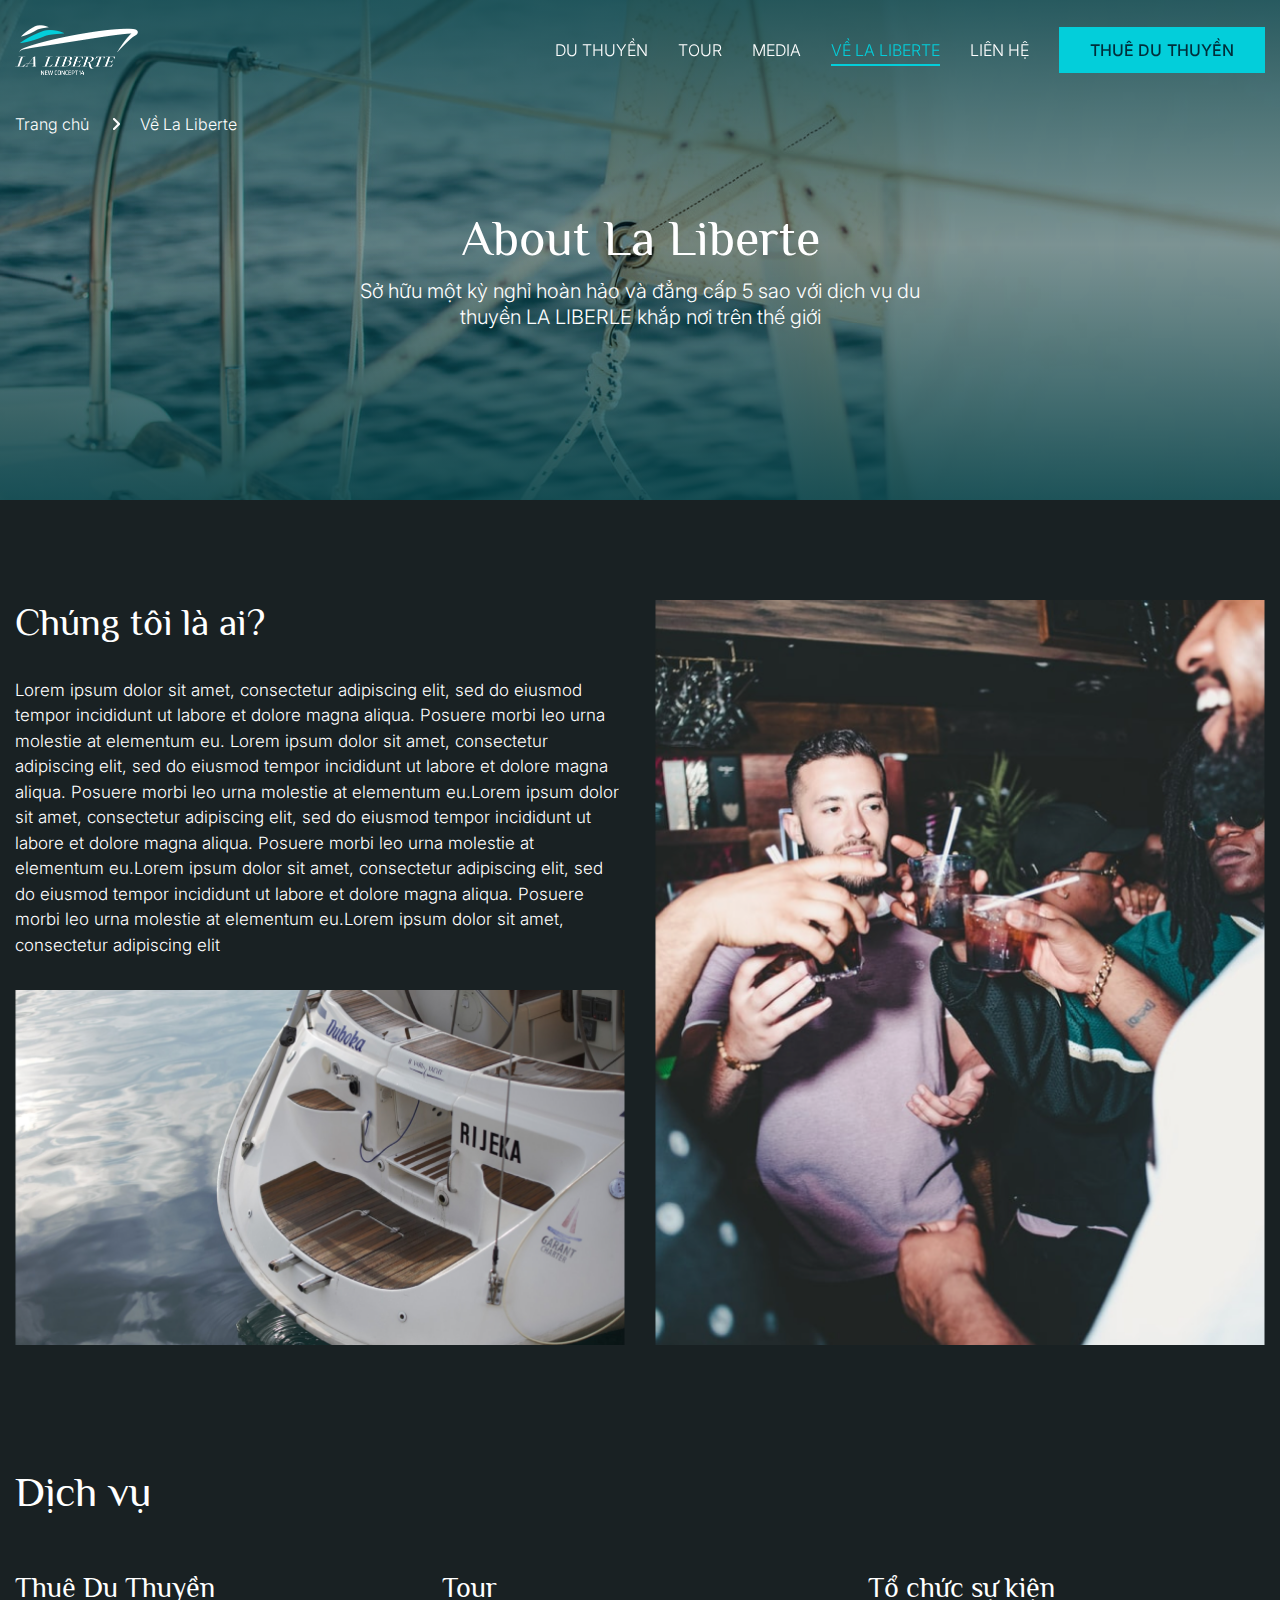
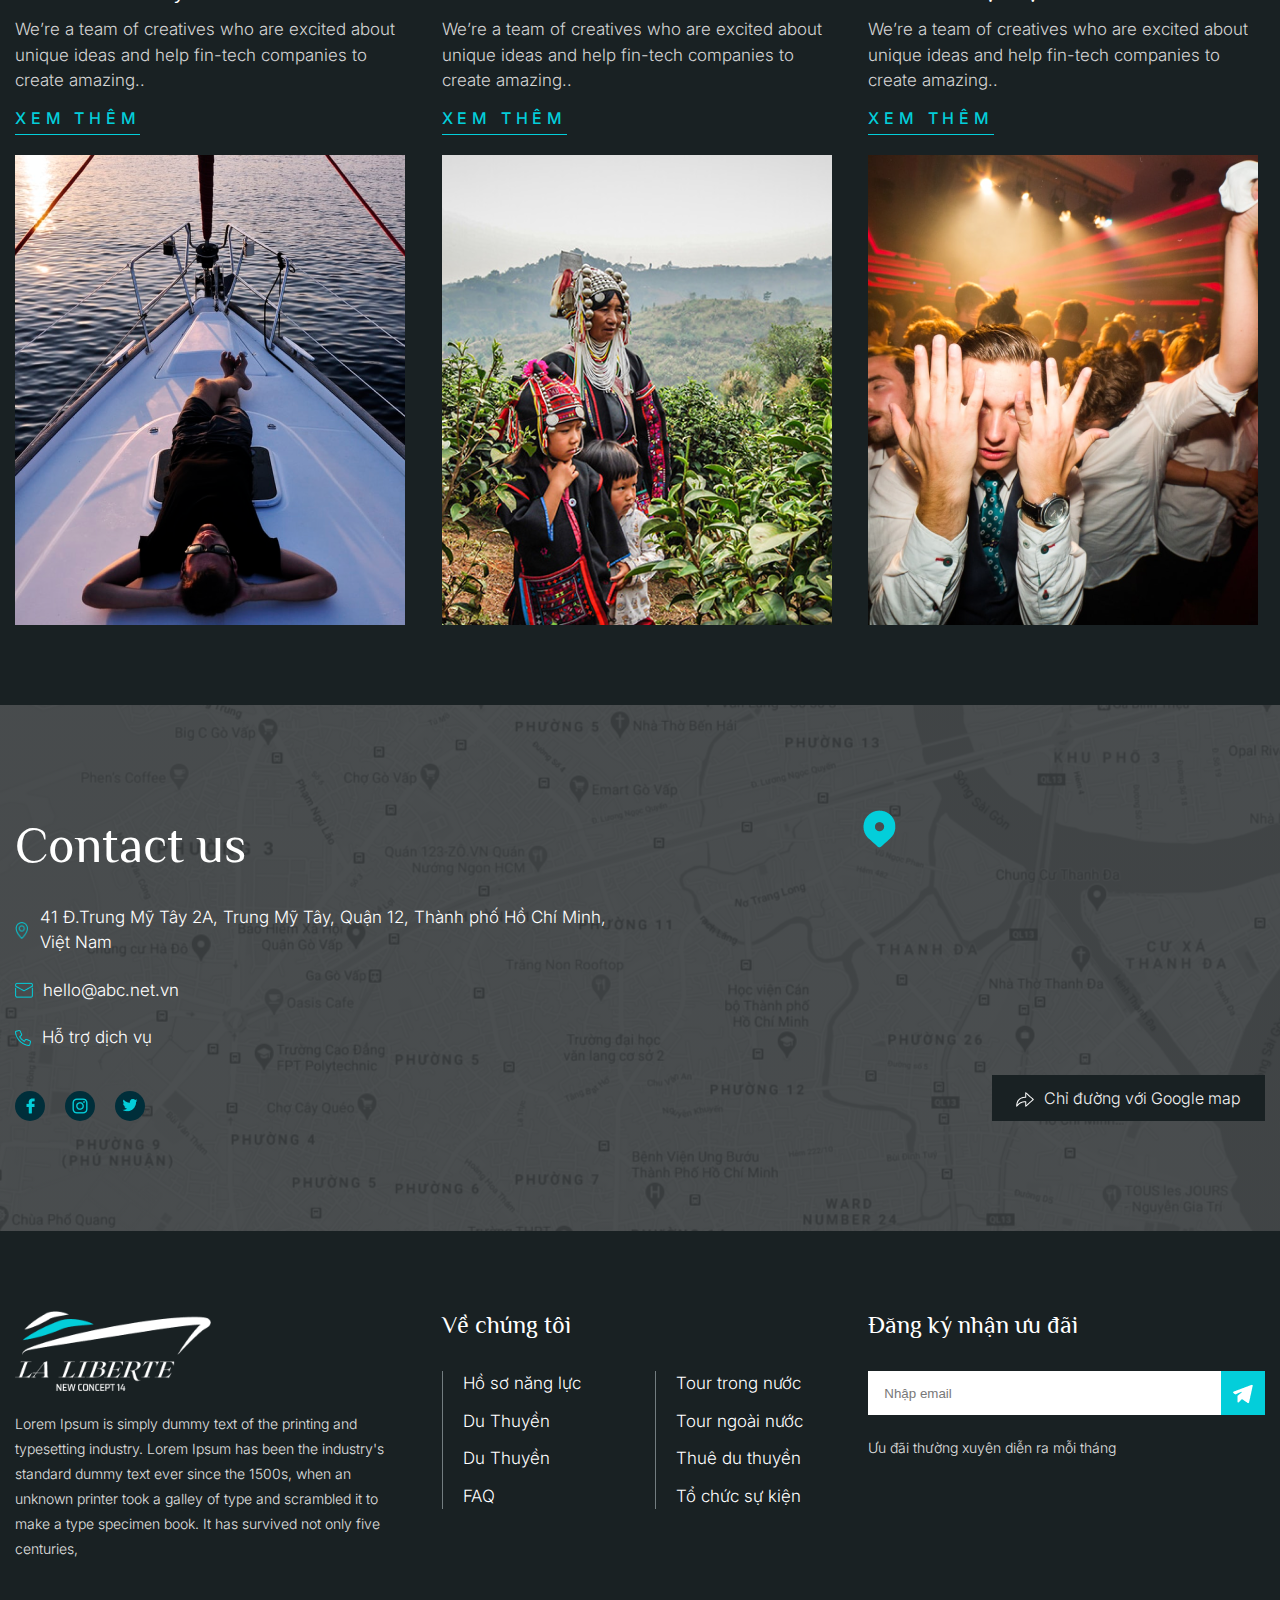
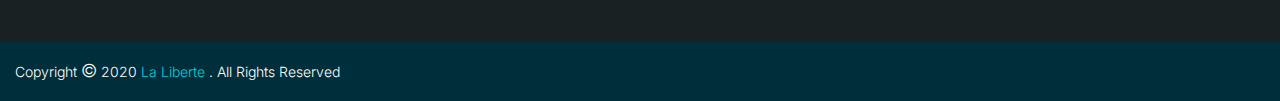
<file: about.html>
<!DOCTYPE html>
<html lang="en">
  <head>
    <meta charset="UTF-8" />
    <meta http-equiv="X-UA-Compatible" content="IE=edge" />
    <meta name="viewport" content="width=device-width, initial-scale=1.0" />
    <title>La Liberte | Tour</title>

    <link rel="preconnect" href="https://fonts.gstatic.com" />
    <link
      href="https://fonts.googleapis.com/css2?family=Philosopher:wght@400;700&display=swap"
      rel="stylesheet"
    />
    <link
      href="https://fonts.googleapis.com/css2?family=Inter:wght@300;400;500;700;900&family=Philosopher:wght@400;700&display=swap"
      rel="stylesheet"
    />

    <link rel="stylesheet" href="./assets/css/style.css" type="text/css" />
    <script src="https://code.jquery.com/jquery-2.2.4.min.js"></script>
  </head>

  <body id="page-about">
    <header class="header" id="header">
      <div class="container">
        <div class="header__wrapper">
          <div class="logo">
            <h1>
              <a href="./index.html">
                <img src="./assets/images/common/logo.png" alt="La Liberte" />
              </a>
            </h1>
          </div>
          <div class="d-md-none">
            <div id="toggle">
              <span class="one"></span>
              <span class="two"></span>
              <span class="three"></span>
            </div>
          </div>
          <nav id="navbar" class="navbar">
            <ul class="navbar__list">
              <li class="navbar__item">
                <a href="#" class="navbar__content">Du thuyền</a>
              </li>
              <li class="navbar__item">
                <a href="./tour.html" class="navbar__content">Tour</a>
              </li>
              <li class="navbar__item">
                <a href="#" class="navbar__content">Media</a>
              </li>
              <li class="navbar__item active">
                <a href="./about.html" class="navbar__content">Về La Liberte</a>
              </li>
              <li class="navbar__item">
                <a href="./contact.html" class="navbar__content">Liên hệ</a>
              </li>
              <li class="navbar__item">
                <a href="#" class="btn btn--primary">Thuê du thuyền</a>
              </li>
            </ul>
          </nav>
        </div>
      </div>
    </header>
    <main id="main">
      <section
        class="banner"
        style="background-image: url(./assets/images/common/about-banner.png)"
      >
        <div class="container">
          <div class="breadcrumb">
            <div class="breadcrumb__inner">
              <div class="breadcrumb__item">
                <a href="./index.html">Trang chủ</a>
              </div>
              <div class="breadcrumb__item">
                <span>Về La Liberte</span>
              </div>
            </div>
          </div>
          <div class="banner__inner">
            <h3 class="typography-hero">About La Liberte</h3>
            <p class="typography-subh1">
              Sở hữu một kỳ nghỉ hoàn hảo và đẳng cấp 5 sao với dịch vụ du
              <br class="d-md-block d-none" />
              thuyền LA LIBERLE khắp nơi trên thế giới
            </p>
          </div>
        </div>
      </section>

      <section class="section-about">
        <div class="container">
          <div class="flex-row">
            <div class="col-md-6 col-xs-12">
              <div class="mb-5 mb-md-8">
                <h2 class="typography-h2">Chúng tôi là ai?</h2>
              </div>
              <div class="mb-5 mb-md-8">
                <p class="typography-body">
                  Lorem ipsum dolor sit amet, consectetur adipiscing elit, sed
                  do eiusmod tempor incididunt ut labore et dolore magna aliqua.
                  Posuere morbi leo urna molestie at elementum eu. Lorem ipsum
                  dolor sit amet, consectetur adipiscing elit, sed do eiusmod
                  tempor incididunt ut labore et dolore magna aliqua. Posuere
                  morbi leo urna molestie at elementum eu.Lorem ipsum dolor sit
                  amet, consectetur adipiscing elit, sed do eiusmod tempor
                  incididunt ut labore et dolore magna aliqua. Posuere morbi leo
                  urna molestie at elementum eu.Lorem ipsum dolor sit amet,
                  consectetur adipiscing elit, sed do eiusmod tempor incididunt
                  ut labore et dolore magna aliqua. Posuere morbi leo urna
                  molestie at elementum eu.Lorem ipsum dolor sit amet,
                  consectetur adipiscing elit
                </p>
              </div>
              <div class="mb-md-0 mb-8">
                <img
                  src="./assets/images/about/about-02.png"
                  alt="Chúng tôi là ai?"
                  class="fullwidth"
                />
              </div>
            </div>
            <div class="col-md-6 col-xs-12">
              <div
                class="fullheight section-about__bg"
                style="
                  background: url(./assets/images/about/about-01.png) left
                    top/cover no-repeat;
                "
              ></div>
            </div>
          </div>
        </div>
      </section>
      <div class="d-md-none d-block">
        <div class="divider"></div>
      </div>
      <section class="about-service">
        <div class="container">
          <div class="mb-13">
            <h3 class="typography-h1">Dịch vụ</h3>
          </div>
          <div class="flex-row">
            <div class="col-md-4 col-sm-6 col-xs-12">
              <div class="about-service__item">
                <div class="mb-3">
                  <h5 class="typography-h3">Thuê Du Thuyền</h5>
                </div>
                <div class="mb-3">
                  <p class="typography-body">
                    We’re a team of creatives who are excited about unique ideas
                    and help fin-tech companies to create amazing..
                  </p>
                </div>
                <div class="mb-5">
                  <a href="#" class="btn btn--link">Xem thêm</a>
                </div>
                <div class="about-service__item-image">
                  <img
                    src="./assets/images/about/about-service-01.png"
                    alt="Thuê Du Thuyền"
                  />
                </div>
              </div>
            </div>
            <div class="col-md-4 col-sm-6 col-xs-12">
              <div class="about-service__item">
                <div class="mb-3">
                  <h5 class="typography-h3">Tour</h5>
                </div>
                <div class="mb-3">
                  <p class="typography-body">
                    We’re a team of creatives who are excited about unique ideas
                    and help fin-tech companies to create amazing..
                  </p>
                </div>
                <div class="mb-5">
                  <a href="#" class="btn btn--link">Xem thêm</a>
                </div>
                <div class="about-service__item-image">
                  <img
                    src="./assets/images/about/about-service-02.png"
                    alt=""
                  />
                </div>
              </div>
            </div>
            <div class="col-md-4 col-sm-6 col-xs-12">
              <div class="about-service__item">
                <div class="mb-3">
                  <h5 class="typography-h3">Tổ chức sự kiện</h5>
                </div>
                <div class="mb-3">
                  <p class="typography-body">
                    We’re a team of creatives who are excited about unique ideas
                    and help fin-tech companies to create amazing..
                  </p>
                </div>
                <div class="mb-5">
                  <a href="#" class="btn btn--link">Xem thêm</a>
                </div>
                <div class="about-service__item-image">
                  <img
                    src="./assets/images/about/about-service-03.png"
                    alt="Tổ chức sự kiện"
                  />
                </div>
              </div>
            </div>
          </div>
        </div>
      </section>

      <section class="contact">
        <div class="mark">
          <img src="./assets/images/icons/goole-map-mark.png" alt="" />
        </div>
        <div class="container">
          <div class="flex-row">
            <div class="col-xs-12 col-md-6">
              <h2 class="typography-hero">Contact us</h2>
              <ul class="contact__list">
                <li class="contact__item">
                  <span class="ic ic-place ic-place--primary"></span>
                  <a href="#" class="typography-body">
                    41 Đ.Trung Mỹ Tây 2A, Trung Mỹ Tây, Quận 12, Thành phố Hồ
                    Chí Minh, Việt Nam
                  </a>
                </li>
                <li class="contact__item">
                  <span class="ic ic-letter ic-letter--primary"></span>
                  <a href="#" class="typography-body">hello@abc.net.vn</a>
                </li>
                <li class="contact__item">
                  <span class="ic ic-phone ic-phone--primary"></span>
                  <a href="#" class="typography-body">Hỗ trợ dịch vụ</a>
                </li>
              </ul>
              <ul class="social__list">
                <li class="social__item">
                  <a href="#" class="social__item-button">
                    <img src="./assets/images/icons/facebook.png" alt="" />
                    <img
                      src="./assets/images/icons/facebook-active.png"
                      alt=""
                    />
                  </a>
                </li>
                <li class="social__item">
                  <a href="#" class="social__item-button">
                    <img src="./assets/images/icons/instagram.png" alt="" />
                    <img
                      src="./assets/images/icons/instagram-active.png"
                      alt=""
                    />
                  </a>
                </li>
                <li class="social__item">
                  <a href="#" class="social__item-button">
                    <img src="./assets/images/icons/twitter.png" alt="" />
                    <img
                      src="./assets/images/icons/twitter-active.png"
                      alt=""
                    />
                  </a>
                </li>
              </ul>
            </div>
            <div
              class="col-xs-12 col-md-6 d-md-flex d-block flex-column justify-end align-end"
            >
              <a href="#" class="contact__button">
                <span class="contact__button-icon">
                  <img src="./assets/images/icons/direction.png" alt="" />
                </span>
                Chỉ đường với Google map
              </a>
            </div>
          </div>
        </div>
      </section>
    </main>

    <footer id="footer" class="footer">
      <div class="footer__top">
        <div class="container">
          <div class="flex-row">
            <div class="col-xs-12 col-sm-12 col-md-4">
              <div class="logo">
                <a href="./index.html">
                  <img src="./assets/images/common/logo.png" alt="" />
                </a>
              </div>

              <div class="typography-caption">
                Lorem Ipsum is simply dummy text of the printing and typesetting
                industry. Lorem Ipsum has been the industry's standard dummy
                text ever since the 1500s, when an unknown printer took a galley
                of type and scrambled it to make a type specimen book. It has
                survived not only five centuries,
              </div>
            </div>
            <div class="col-xs-12 col-sm-7 col-md-4">
              <h4 class="footer__top-title typography-h4">Về chúng tôi</h4>
              <div class="flex-row">
                <div class="col-xs-6">
                  <ul class="sitemap">
                    <li class="sitemap__item typography-body">
                      <a href="#">Hồ sơ năng lực</a>
                    </li>
                    <li class="sitemap__item typography-body">
                      <a href="#">Du Thuyền</a>
                    </li>
                    <li class="sitemap__item typography-body">
                      <a href="#">Du Thuyền</a>
                    </li>
                    <li class="sitemap__item typography-body">
                      <a href="#">FAQ</a>
                    </li>
                  </ul>
                </div>
                <div class="col-xs-6">
                  <ul class="sitemap">
                    <li class="sitemap__item typography-body">
                      <a href="#">Tour trong nước</a>
                    </li>
                    <li class="sitemap__item typography-body">
                      <a href="#">Tour ngoài nước</a>
                    </li>
                    <li class="sitemap__item typography-body">
                      <a href="#">Thuê du thuyền</a>
                    </li>
                    <li class="sitemap__item typography-body">
                      <a href="#">Tổ chức sự kiện</a>
                    </li>
                  </ul>
                </div>
              </div>
            </div>
            <div class="col-xs-12 col-sm-5 col-md-4">
              <h4 class="footer__top-title typography-h4">
                Đăng ký nhận ưu đãi
              </h4>
              <form class="subscribe">
                <input
                  name="email"
                  type="email"
                  required
                  placeholder="Nhập email"
                />
                <button type="submit" class="btn btn--primary">
                  <img src="./assets/images/icons/send.png" />
                </button>
              </form>
              <p class="typography-caption">
                Ưu đãi thường xuyên diễn ra mỗi tháng
              </p>
            </div>
          </div>
        </div>
      </div>

      <div class="copyright">
        <div class="container">
          <p class="typography-caption">
            Copyright
            <span class="special-character">©</span>
            2020
            <a href="./index.html" class="brand">La Liberte</a>
            . All Rights Reserved
          </p>
        </div>
      </div>
    </footer>

    <script src="./assets/js/script.js"></script>
  </body>
</html>
</file>
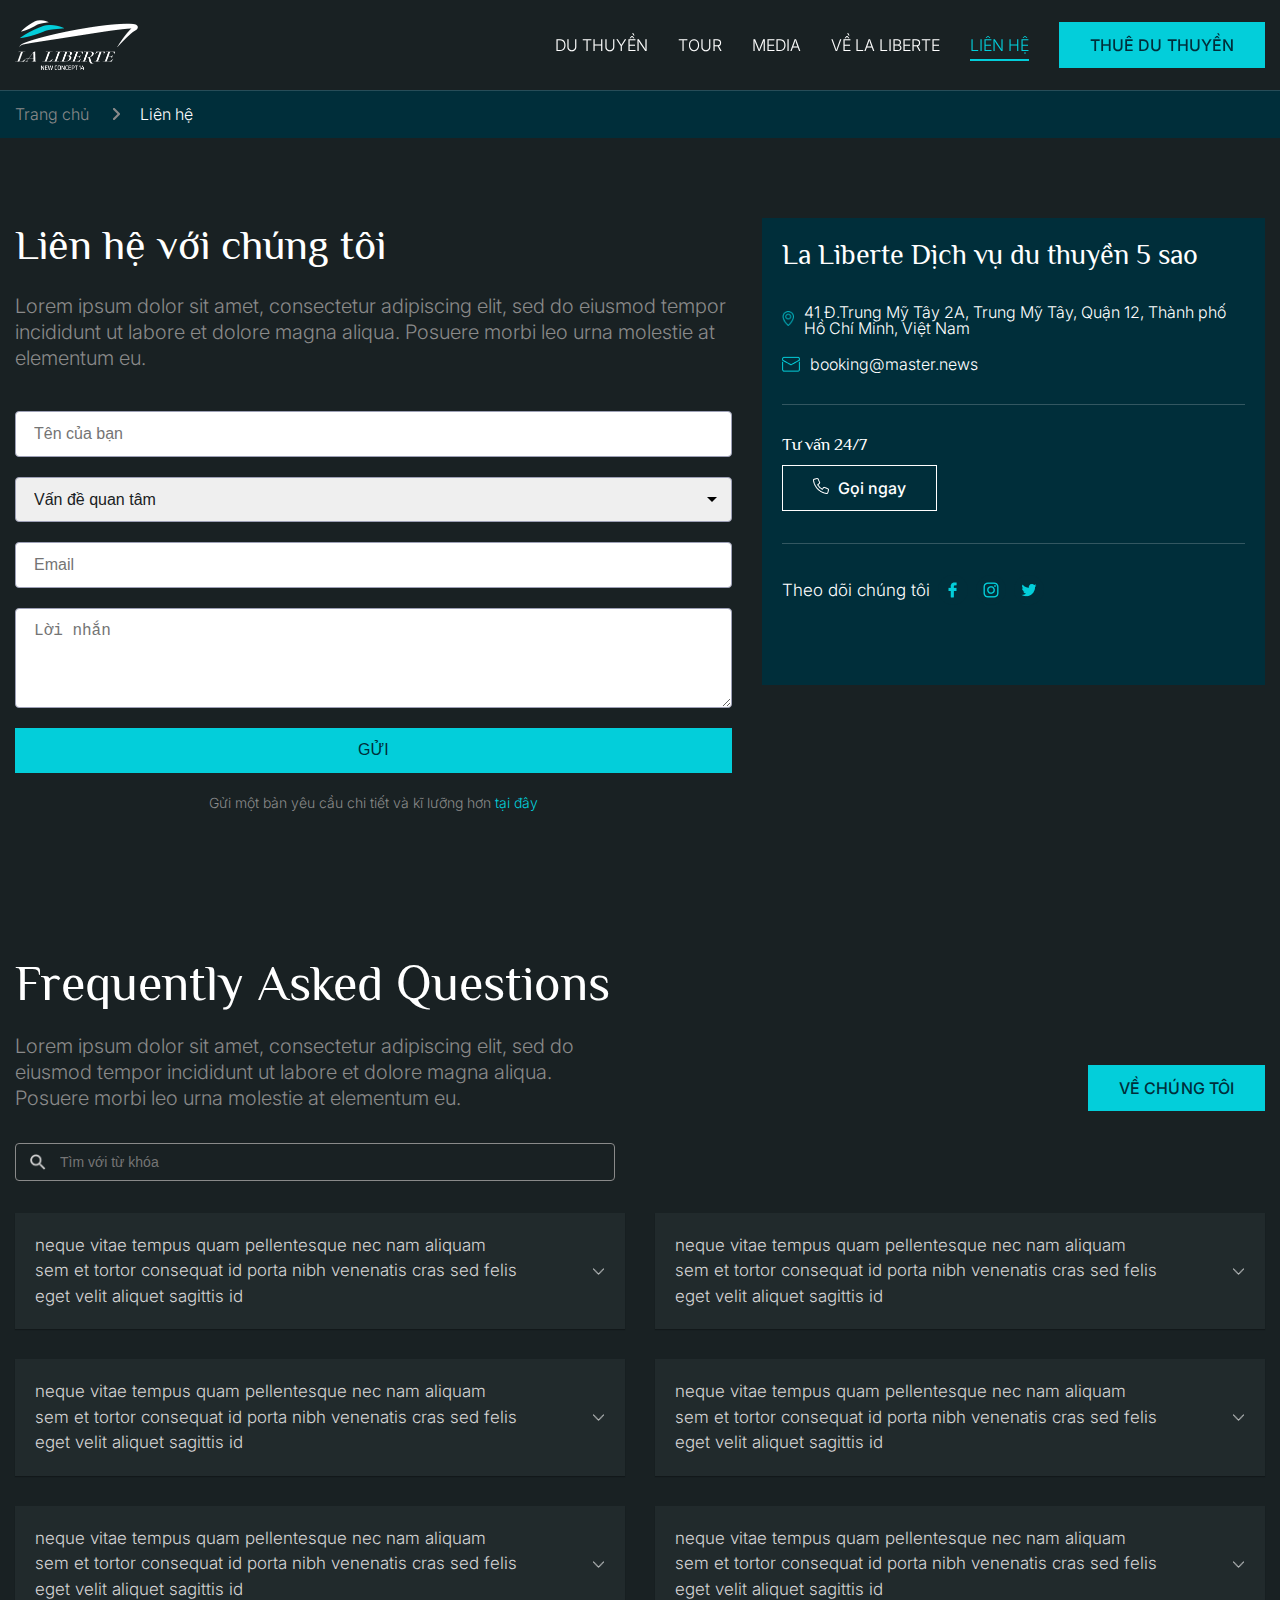
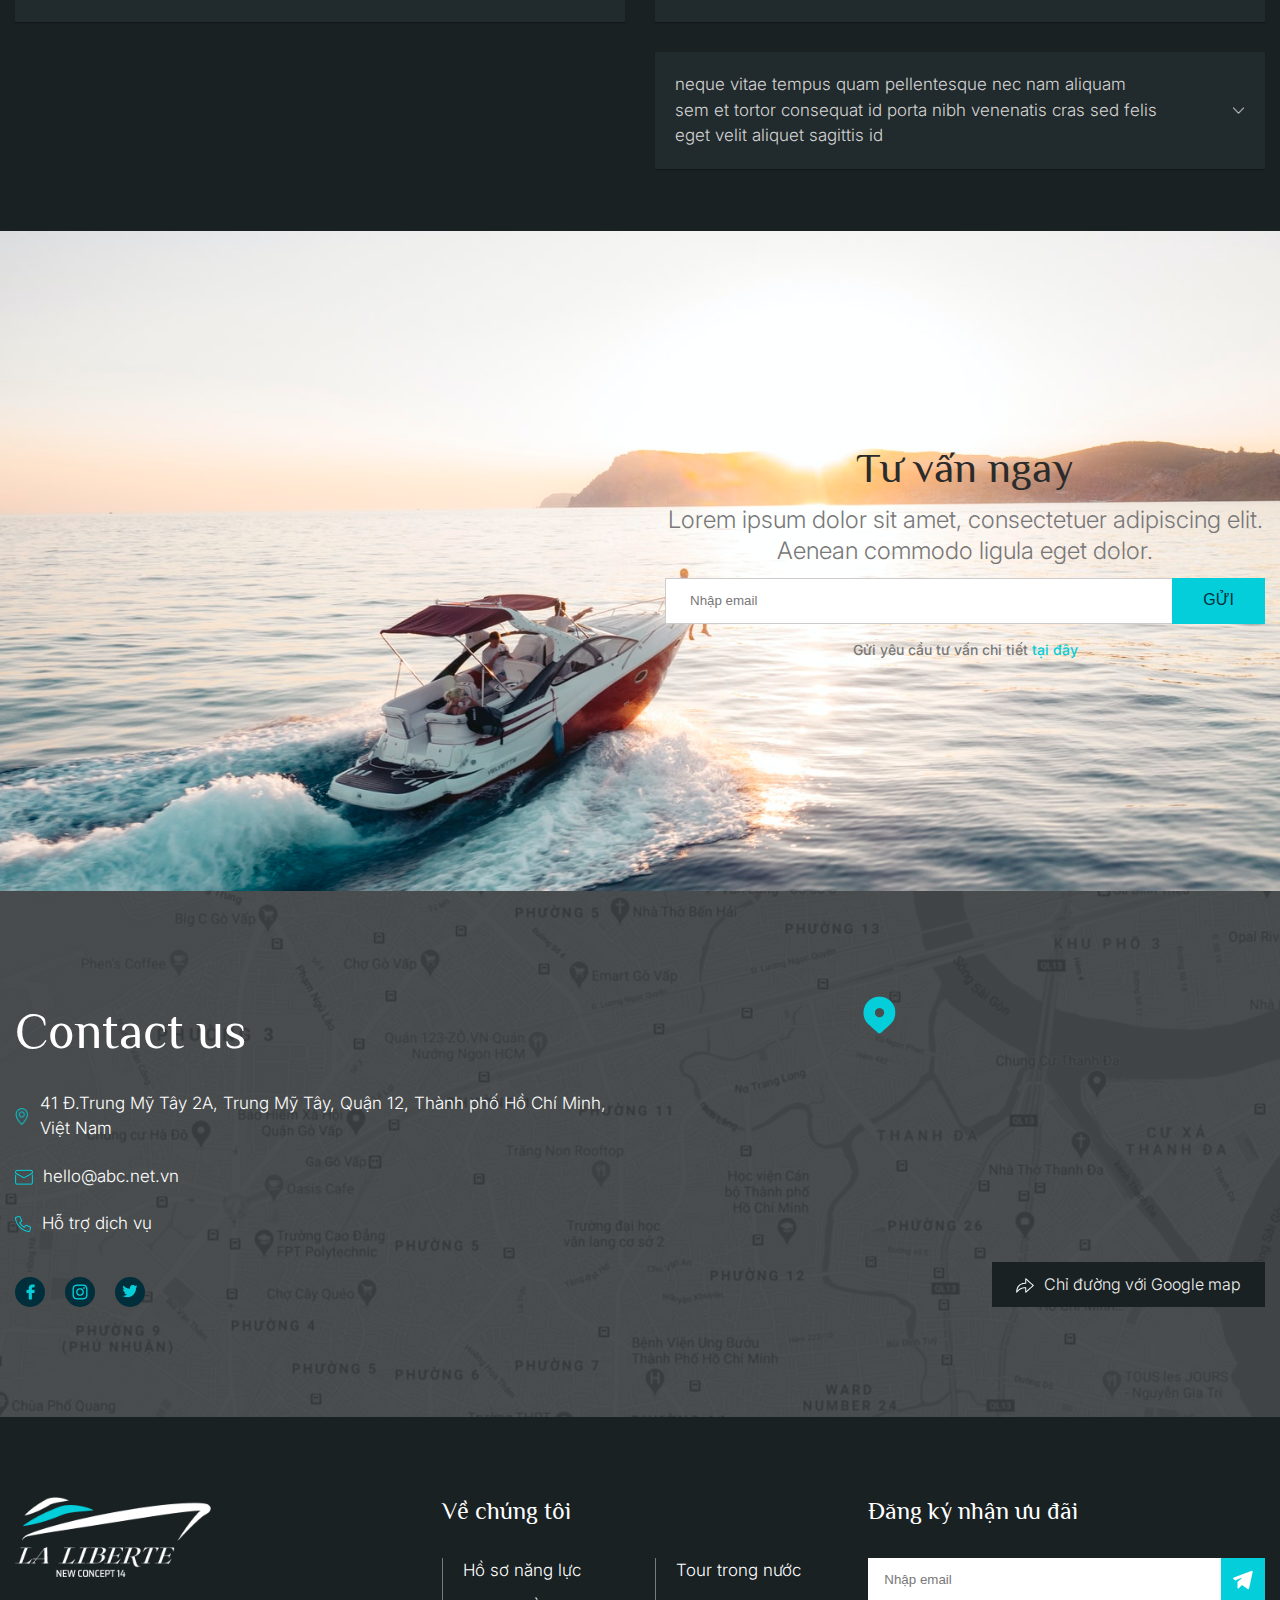
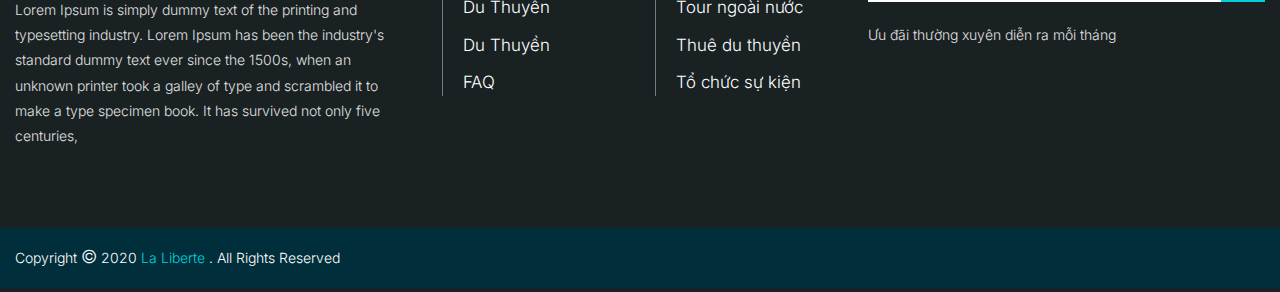
<file: contact.html>
<!DOCTYPE html>
<html lang="en">
  <head>
    <meta charset="UTF-8" />
    <meta http-equiv="X-UA-Compatible" content="IE=edge" />
    <meta name="viewport" content="width=device-width, initial-scale=1.0" />
    <title>La Liberte | Contact</title>

    <link rel="preconnect" href="https://fonts.gstatic.com" />
    <link
      href="https://fonts.googleapis.com/css2?family=Philosopher:wght@400;700&display=swap"
      rel="stylesheet"
    />
    <link
      href="https://fonts.googleapis.com/css2?family=Inter:wght@300;500;700;900&family=Philosopher:wght@400;700&display=swap"
      rel="stylesheet"
    />

    <link rel="stylesheet" href="./assets/css/style.css" type="text/css" />
    <script src="https://code.jquery.com/jquery-2.2.4.min.js"></script>
  </head>

  <body id="page-contact">
    <header class="header header--sticky-default" id="header">
      <div class="container">
        <div class="header__wrapper">
          <div class="logo">
            <h1>
              <a href="./index.html">
                <img src="./assets/images/common/logo.png" alt="La Liberte" />
              </a>
            </h1>
          </div>
          <div class="d-md-none">
            <div id="toggle">
              <span class="one"></span>
              <span class="two"></span>
              <span class="three"></span>
            </div>
          </div>
          <nav id="navbar" class="navbar">
            <ul class="navbar__list">
              <li class="navbar__item">
                <a href="#" class="navbar__content">Du thuyền</a>
              </li>
              <li class="navbar__item">
                <a href="./tour.html" class="navbar__content">Tour</a>
              </li>
              <li class="navbar__item">
                <a href="#" class="navbar__content">Media</a>
              </li>
              <li class="navbar__item">
                <a href="./about.html" class="navbar__content">Về La Liberte</a>
              </li>
              <li class="navbar__item active">
                <a href="./contact.html" class="navbar__content">Liên hệ</a>
              </li>
              <li class="navbar__item">
                <a href="#" class="btn btn--primary">Thuê du thuyền</a>
              </li>
            </ul>
          </nav>
        </div>
      </div>
    </header>
    <main id="main">
      <section class="breadcrumb breadcrumb--bg-dark">
        <div class="container">
          <div class="breadcrumb__inner">
            <div class="breadcrumb__item">
              <a href="./index.html">Trang chủ</a>
            </div>
            <div class="breadcrumb__item">
              <span>Liên hệ</span>
            </div>
          </div>
        </div>
      </section>

      <section class="section-contact">
        <div class="container">
          <div class="flex-row">
            <div class="col-md-7 col-xs-12">
              <div class="mb-md-5 mb-3">
                <h2 class="typography-h1">Liên hệ với chúng tôi</h2>
              </div>
              <p class="typography-subh1 text-gray">
                Lorem ipsum dolor sit amet, consectetur adipiscing elit, sed do
                eiusmod tempor incididunt ut labore et dolore magna aliqua.
                Posuere morbi leo urna molestie at elementum eu.
              </p>
              <div class="mt-md-10 mt-5 mb-md-0 mb-10">
                <form class="contact-form" id="contact-form">
                  <div class="field field--fullwidth mb-2 mb-md-5">
                    <input
                      class="field__input"
                      type="text"
                      placeholder="Tên của bạn"
                    />
                    <p class="field__error"></p>
                  </div>
                  <div class="field field--fullwidth mb-2 mb-md-5">
                    <select class="field__select">
                      <option value="" selected disabled>
                        Vấn đề quan tâm
                      </option>
                      <option value="VD1">Vấn đề 1</option>
                      <option value="VD2">Vấn đề 2</option>
                      <option value="VD3">Vấn đề 3</option>
                      <option value="VD4">Vấn đề 4</option>
                      <option value="VD5">Vấn đề 5</option>
                    </select>
                  </div>
                  <div class="field field--fullwidth mb-2 mb-md-5">
                    <input
                      class="field__input"
                      type="email"
                      placeholder="Email"
                    />
                    <p class="field__error"></p>
                  </div>
                  <div class="field field--fullwidth mb-2 mb-md-5">
                    <textarea
                      class="field__textarea"
                      rows="4"
                      placeholder="Lời nhắn"
                    ></textarea>
                    <p class="field__error"></p>
                  </div>
                  <div class="mb-md-5 mb-3">
                    <button class="btn btn--primary fullwidth" type="submit">
                      Gửi
                    </button>
                  </div>
                  <p class="typography-caption text-center text-gray">
                    Gửi một bản yêu cầu chi tiết và kĩ lưỡng hơn
                    <a href="#" class="text-primary">tại đây</a>
                  </p>
                </form>
              </div>
            </div>
            <div class="col-md-5 col-xs-12">
              <div class="bg-primary-dark p-5 pb-md-20 pb-5">
                <div class="mb-8">
                  <h3 class="typography-h3">
                    La Liberte Dịch vụ du thuyền 5 sao
                  </h3>
                </div>
                <div class="mb-md-5 mb-3">
                  <div class="contact__item">
                    <span class="ic ic-place ic-place--primary mr-2"></span>
                    <a href="#">41 Đ.Trung Mỹ Tây 2A, Trung Mỹ Tây, Quận 12, Thành phố Hồ Chí Minh, Việt Nam</a>
                  </div>
                </div>
                <div class="mb-md-8 mb-5">
                  <div class="contact__item">
                    <span class="ic ic-letter ic-letter--primary mr-2"></span>
                    <a href="#">booking@master.news</a>
                  </div>
                </div>
                <div class="divider"></div>
                <div class="pv-md-8 pv-5">
                  <div class="mb-3">
                    <h6 class="typography-h5">Tư vấn 24/7</h6>
                  </div>
                  <a href="#" class="btn btn--outlined">
                    <span class="ic ic-phone ic-phone--white mr-1"></span>
                    <span class="text-transform-none">Gọi ngay</span>
                  </a>
                </div>
                <div class="divider"></div>
                <div class="d-flex align-center mt-md-8 mt-5">
                  <p class="typography-body mr-2">Theo dõi chúng tôi</p>
                  <ul class="social__list">
                    <li class="social__item">
                      <a href="#" class="social__item-button">
                        <img src="./assets/images/icons/facebook.png" alt="" />
                        <img
                          src="./assets/images/icons/facebook-active.png"
                          alt=""
                        />
                      </a>
                    </li>
                    <li class="social__item">
                      <a href="#" class="social__item-button">
                        <img src="./assets/images/icons/instagram.png" alt="" />
                        <img
                          src="./assets/images/icons/instagram-active.png"
                          alt=""
                        />
                      </a>
                    </li>
                    <li class="social__item">
                      <a href="#" class="social__item-button">
                        <img src="./assets/images/icons/twitter.png" alt="" />
                        <img src="./assets/images/icons/twitter-active.png" alt="" />
                      </a>
                    </li>
                </div>
              </div>
            </div>
          </div>
        </div>
      </section>

      <div class="d-md-none">
        <div class="container">
          <div class="divider"></div>
        </div>
      </div>

      <section class="faq">
        <div class="container">
          <div class="mb-md-8 mb-5">
            <div class="d-md-flex align-end justify-between mb-md-8 mb-5">
              <div class="faq__left">
                <div class="mb-md-5 mb-3">
                  <h2 class="typography-hero">Frequently Asked Questions</h2>
                </div>
                <p class="typography-subh1 text-gray">
                  Lorem ipsum dolor sit amet, consectetur adipiscing elit, sed
                  do eiusmod tempor incididunt ut labore et dolore magna aliqua.
                  Posuere morbi leo urna molestie at elementum eu.
                </p>
              </div>
              <div class="mt-3">
                <a href="#" class="btn btn--primary">Về chúng tôi</a>
              </div>
            </div>
            <div class="faq__left">
              <input
                type="text"
                class="search-field search-field--fullwidth"
                placeholder="Tìm với từ khóa"
              />
            </div>
          </div>
          <div class="mb-md-8 mb-5">
            <div class="flex-row">
              <div class="col-md-6 col-xs-12">
                <div class="faq__item">
                  <div class="faq__item-q">
                    <p class="typography-body">
                      neque vitae tempus quam pellentesque nec nam aliquam sem
                      et tortor consequat id porta nibh venenatis cras sed felis
                      eget velit aliquet sagittis id
                    </p>
                    <span class="ic ic-arrow-down"></span>
                  </div>
                  <div class="faq__item-a">
                    <p class="typography-body">
                      Nibh nisl condimentum id venenatis a condimentum vitae
                      sapien pellentesque. Phasellus vestibulum lorem sed risus.
                      Enim diam vulputate ut pharetra sit amet. Duis convallis
                      convallis tellus id interdum velit laoreet id. Elit at
                      imperdiet dui accumsan sit amet. Proin sed libero enim sed
                      faucibus turpis in. Duis at tellus at urna. In egestas
                      erat imperdiet sed euismod nisi porta lorem. Faucibus
                      ornare suspendisse sed nisi lacus. Sit amet nisl purus in
                      mollis nunc. In arcu cursus euismod quis. Tellus elementum
                      sagittis vitae et leo. Ipsum dolor sit amet consectetur
                      adipiscing elit duis tristique. Sagittis id consectetur
                      purus ut faucibus pulvinar elementum. Libero volutpat sed
                      cras ornare arcu dui vivamus arcu felis. Mi sit amet
                      mauris commodo quis imperdiet massa tincidunt.
                    </p>
                  </div>
                </div>
                <div class="faq__item">
                  <div class="faq__item-q">
                    <p class="typography-body">
                      neque vitae tempus quam pellentesque nec nam aliquam sem
                      et tortor consequat id porta nibh venenatis cras sed felis
                      eget velit aliquet sagittis id
                    </p>
                    <span class="ic ic-arrow-down"></span>
                  </div>
                  <div class="faq__item-a">
                    <p class="typography-body">
                      Nibh nisl condimentum id venenatis a condimentum vitae
                      sapien pellentesque. Phasellus vestibulum lorem sed risus.
                      Enim diam vulputate ut pharetra sit amet. Duis convallis
                      convallis tellus id interdum velit laoreet id. Elit at
                      imperdiet dui accumsan sit amet. Proin sed libero enim sed
                      faucibus turpis in. Duis at tellus at urna. In egestas
                      erat imperdiet sed euismod nisi porta lorem. Faucibus
                      ornare suspendisse sed nisi lacus. Sit amet nisl purus in
                      mollis nunc. In arcu cursus euismod quis. Tellus elementum
                      sagittis vitae et leo. Ipsum dolor sit amet consectetur
                      adipiscing elit duis tristique. Sagittis id consectetur
                      purus ut faucibus pulvinar elementum. Libero volutpat sed
                      cras ornare arcu dui vivamus arcu felis. Mi sit amet
                      mauris commodo quis imperdiet massa tincidunt.
                    </p>
                  </div>
                </div>
                <div class="faq__item">
                  <div class="faq__item-q">
                    <p class="typography-body">
                      neque vitae tempus quam pellentesque nec nam aliquam sem
                      et tortor consequat id porta nibh venenatis cras sed felis
                      eget velit aliquet sagittis id
                    </p>
                    <span class="ic ic-arrow-down"></span>
                  </div>
                  <div class="faq__item-a">
                    <p class="typography-body">
                      Nibh nisl condimentum id venenatis a condimentum vitae
                      sapien pellentesque. Phasellus vestibulum lorem sed risus.
                      Enim diam vulputate ut pharetra sit amet. Duis convallis
                      convallis tellus id interdum velit laoreet id. Elit at
                      imperdiet dui accumsan sit amet. Proin sed libero enim sed
                      faucibus turpis in. Duis at tellus at urna. In egestas
                      erat imperdiet sed euismod nisi porta lorem. Faucibus
                      ornare suspendisse sed nisi lacus. Sit amet nisl purus in
                      mollis nunc. In arcu cursus euismod quis. Tellus elementum
                      sagittis vitae et leo. Ipsum dolor sit amet consectetur
                      adipiscing elit duis tristique. Sagittis id consectetur
                      purus ut faucibus pulvinar elementum. Libero volutpat sed
                      cras ornare arcu dui vivamus arcu felis. Mi sit amet
                      mauris commodo quis imperdiet massa tincidunt.
                    </p>
                  </div>
                </div>
              </div>
              <div class="col-md-6 col-xs-12">
                <div class="faq__item">
                  <div class="faq__item-q">
                    <p class="typography-body">
                      neque vitae tempus quam pellentesque nec nam aliquam sem
                      et tortor consequat id porta nibh venenatis cras sed felis
                      eget velit aliquet sagittis id
                    </p>
                    <span class="ic ic-arrow-down"></span>
                  </div>
                  <div class="faq__item-a">
                    <p class="typography-body">
                      Nibh nisl condimentum id venenatis a condimentum vitae
                      sapien pellentesque. Phasellus vestibulum lorem sed risus.
                      Enim diam vulputate ut pharetra sit amet. Duis convallis
                      convallis tellus id interdum velit laoreet id. Elit at
                      imperdiet dui accumsan sit amet. Proin sed libero enim sed
                      faucibus turpis in. Duis at tellus at urna. In egestas
                      erat imperdiet sed euismod nisi porta lorem. Faucibus
                      ornare suspendisse sed nisi lacus. Sit amet nisl purus in
                      mollis nunc. In arcu cursus euismod quis. Tellus elementum
                      sagittis vitae et leo. Ipsum dolor sit amet consectetur
                      adipiscing elit duis tristique. Sagittis id consectetur
                      purus ut faucibus pulvinar elementum. Libero volutpat sed
                      cras ornare arcu dui vivamus arcu felis. Mi sit amet
                      mauris commodo quis imperdiet massa tincidunt.
                    </p>
                  </div>
                </div>
                <div class="faq__item">
                  <div class="faq__item-q">
                    <p class="typography-body">
                      neque vitae tempus quam pellentesque nec nam aliquam sem
                      et tortor consequat id porta nibh venenatis cras sed felis
                      eget velit aliquet sagittis id
                    </p>
                    <span class="ic ic-arrow-down"></span>
                  </div>
                  <div class="faq__item-a">
                    <p class="typography-body">
                      Nibh nisl condimentum id venenatis a condimentum vitae
                      sapien pellentesque. Phasellus vestibulum lorem sed risus.
                      Enim diam vulputate ut pharetra sit amet. Duis convallis
                      convallis tellus id interdum velit laoreet id. Elit at
                      imperdiet dui accumsan sit amet. Proin sed libero enim sed
                      faucibus turpis in. Duis at tellus at urna. In egestas
                      erat imperdiet sed euismod nisi porta lorem. Faucibus
                      ornare suspendisse sed nisi lacus. Sit amet nisl purus in
                      mollis nunc. In arcu cursus euismod quis. Tellus elementum
                      sagittis vitae et leo. Ipsum dolor sit amet consectetur
                      adipiscing elit duis tristique. Sagittis id consectetur
                      purus ut faucibus pulvinar elementum. Libero volutpat sed
                      cras ornare arcu dui vivamus arcu felis. Mi sit amet
                      mauris commodo quis imperdiet massa tincidunt.
                    </p>
                  </div>
                </div>
                <div class="faq__item">
                  <div class="faq__item-q">
                    <p class="typography-body">
                      neque vitae tempus quam pellentesque nec nam aliquam sem
                      et tortor consequat id porta nibh venenatis cras sed felis
                      eget velit aliquet sagittis id
                    </p>
                    <span class="ic ic-arrow-down"></span>
                  </div>
                  <div class="faq__item-a">
                    <p class="typography-body">
                      Nibh nisl condimentum id venenatis a condimentum vitae
                      sapien pellentesque. Phasellus vestibulum lorem sed risus.
                      Enim diam vulputate ut pharetra sit amet. Duis convallis
                      convallis tellus id interdum velit laoreet id. Elit at
                      imperdiet dui accumsan sit amet. Proin sed libero enim sed
                      faucibus turpis in. Duis at tellus at urna. In egestas
                      erat imperdiet sed euismod nisi porta lorem. Faucibus
                      ornare suspendisse sed nisi lacus. Sit amet nisl purus in
                      mollis nunc. In arcu cursus euismod quis. Tellus elementum
                      sagittis vitae et leo. Ipsum dolor sit amet consectetur
                      adipiscing elit duis tristique. Sagittis id consectetur
                      purus ut faucibus pulvinar elementum. Libero volutpat sed
                      cras ornare arcu dui vivamus arcu felis. Mi sit amet
                      mauris commodo quis imperdiet massa tincidunt.
                    </p>
                  </div>
                </div>
                <div class="faq__item">
                  <div class="faq__item-q">
                    <p class="typography-body">
                      neque vitae tempus quam pellentesque nec nam aliquam sem
                      et tortor consequat id porta nibh venenatis cras sed felis
                      eget velit aliquet sagittis id
                    </p>
                    <span class="ic ic-arrow-down"></span>
                  </div>
                  <div class="faq__item-a">
                    <p class="typography-body">
                      Nibh nisl condimentum id venenatis a condimentum vitae
                      sapien pellentesque. Phasellus vestibulum lorem sed risus.
                      Enim diam vulputate ut pharetra sit amet. Duis convallis
                      convallis tellus id interdum velit laoreet id. Elit at
                      imperdiet dui accumsan sit amet. Proin sed libero enim sed
                      faucibus turpis in. Duis at tellus at urna. In egestas
                      erat imperdiet sed euismod nisi porta lorem. Faucibus
                      ornare suspendisse sed nisi lacus. Sit amet nisl purus in
                      mollis nunc. In arcu cursus euismod quis. Tellus elementum
                      sagittis vitae et leo. Ipsum dolor sit amet consectetur
                      adipiscing elit duis tristique. Sagittis id consectetur
                      purus ut faucibus pulvinar elementum. Libero volutpat sed
                      cras ornare arcu dui vivamus arcu felis. Mi sit amet
                      mauris commodo quis imperdiet massa tincidunt.
                    </p>
                  </div>
                </div>
              </div>
            </div>
          </div>
        </div>
      </section>
      <section class="advisory">
        <div class="container">
          <div class="advisory__inner">
            <h2 class="typography-h1">Tư vấn ngay</h2>
            <p class="typography-subhero">
              Lorem ipsum dolor sit amet, consectetuer adipiscing elit. Aenean
              commodo ligula eget dolor.
            </p>
            <form action="#" class="advisory__form">
              <input
                name="email"
                type="email"
                required
                placeholder="Nhập email"
              />
              <button type="submit" class="btn btn--primary">Gửi</button>
            </form>
            <p class="typography-caption">
              Gửi yêu cầu tư vấn chi tiết
              <a href="#">tại đây</a>
            </p>
          </div>
        </div>
      </section>
      <section class="contact">
        <div class="mark">
          <img src="./assets/images/icons/goole-map-mark.png" alt="" />
        </div>
        <div class="container">
          <div class="flex-row">
            <div class="col-xs-12 col-md-6">
              <h2 class="typography-hero">Contact us</h2>
              <ul class="contact__list">
                <li class="contact__item">
                  <span class="ic ic-place ic-place--primary"></span>
                  <a href="#" class="typography-body">
                    41 Đ.Trung Mỹ Tây 2A, Trung Mỹ Tây, Quận 12, Thành phố Hồ Chí Minh, Việt Nam
                  </a>
                </li>
                <li class="contact__item">
                  <span class="ic ic-letter ic-letter--primary"></span>
                  <a href="#" class="typography-body">hello@abc.net.vn</a>
                </li>
                <li class="contact__item">
                  <span class="ic ic-phone ic-phone--primary"></span>
                  <a href="#" class="typography-body">Hỗ trợ dịch vụ</a>
                </li>
              </ul>
              <ul class="social__list">
                <li class="social__item">
                  <a href="#" class="social__item-button">
                    <img src="./assets/images/icons/facebook.png" alt="" />
                    <img
                      src="./assets/images/icons/facebook-active.png"
                      alt=""
                    />
                  </a>
                </li>
                <li class="social__item">
                  <a href="#" class="social__item-button">
                    <img src="./assets/images/icons/instagram.png" alt="" />
                    <img
                      src="./assets/images/icons/instagram-active.png"
                      alt=""
                    />
                  </a>
                </li>
                <li class="social__item">
                  <a href="#" class="social__item-button">
                    <img src="./assets/images/icons/twitter.png" alt="" />
                    <img src="./assets/images/icons/twitter-active.png" alt="" />
                  </a>
                </li>
              </ul>
            </div>
            <div
              class="col-xs-12 col-md-6 d-md-flex d-block flex-column justify-end align-end"
            >
              <a href="#" class="contact__button">
                <span class="contact__button-icon">
                  <img src="./assets/images/icons/direction.png" alt="" />
                </span>
                Chỉ đường với Google map
              </a>
            </div>
          </div>
        </div>
      </section>
    </main>

    <footer id="footer" class="footer">
      <div class="footer__top">
        <div class="container">
          <div class="flex-row">
            <div class="col-xs-12 col-sm-12 col-md-4">
              <div class="logo">
                <a href="./index.html">
                  <img src="./assets/images/common/logo.png" alt="" />
                </a>
              </div>

              <div class="typography-caption">
                Lorem Ipsum is simply dummy text of the printing and typesetting
                industry. Lorem Ipsum has been the industry's standard dummy
                text ever since the 1500s, when an unknown printer took a galley
                of type and scrambled it to make a type specimen book. It has
                survived not only five centuries,
              </div>
            </div>
            <div class="col-xs-12 col-sm-7 col-md-4">
              <h4 class="footer__top-title typography-h4">Về chúng tôi</h4>
              <div class="flex-row">
                <div class="col-xs-6">
                  <ul class="sitemap">
                    <li class="sitemap__item typography-body">
                      <a href="#">Hồ sơ năng lực</a>
                    </li>
                    <li class="sitemap__item typography-body">
                      <a href="#">Du Thuyền</a>
                    </li>
                    <li class="sitemap__item typography-body">
                      <a href="#">Du Thuyền</a>
                    </li>
                    <li class="sitemap__item typography-body">
                      <a href="#">FAQ</a>
                    </li>
                  </ul>
                </div>
                <div class="col-xs-6">
                  <ul class="sitemap">
                    <li class="sitemap__item typography-body">
                      <a href="#">Tour trong nước</a>
                    </li>
                    <li class="sitemap__item typography-body">
                      <a href="#">Tour ngoài nước</a>
                    </li>
                    <li class="sitemap__item typography-body">
                      <a href="#">Thuê du thuyền</a>
                    </li>
                    <li class="sitemap__item typography-body">
                      <a href="#">Tổ chức sự kiện</a>
                    </li>
                  </ul>
                </div>
              </div>
            </div>
            <div class="col-xs-12 col-sm-5 col-md-4">
              <h4 class="footer__top-title typography-h4">
                Đăng ký nhận ưu đãi
              </h4>
              <form class="subscribe">
                <input
                  name="email"
                  type="email"
                  required
                  placeholder="Nhập email"
                />
                <button type="submit" class="btn btn--primary">
                  <img src="./assets/images/icons/send.png" />
                </button>
              </form>
              <p class="typography-caption">
                Ưu đãi thường xuyên diễn ra mỗi tháng
              </p>
            </div>
          </div>
        </div>
      </div>

      <div class="copyright">
        <div class="container">
          <p class="typography-caption">
            Copyright
            <span class="special-character">©</span>
            2020
            <a href="./index.html" class="brand">La Liberte</a>
            . All Rights Reserved
          </p>
        </div>
      </div>
    </footer>

    <script src="./assets/js/script.js"></script>
  </body>
</html>
</file>
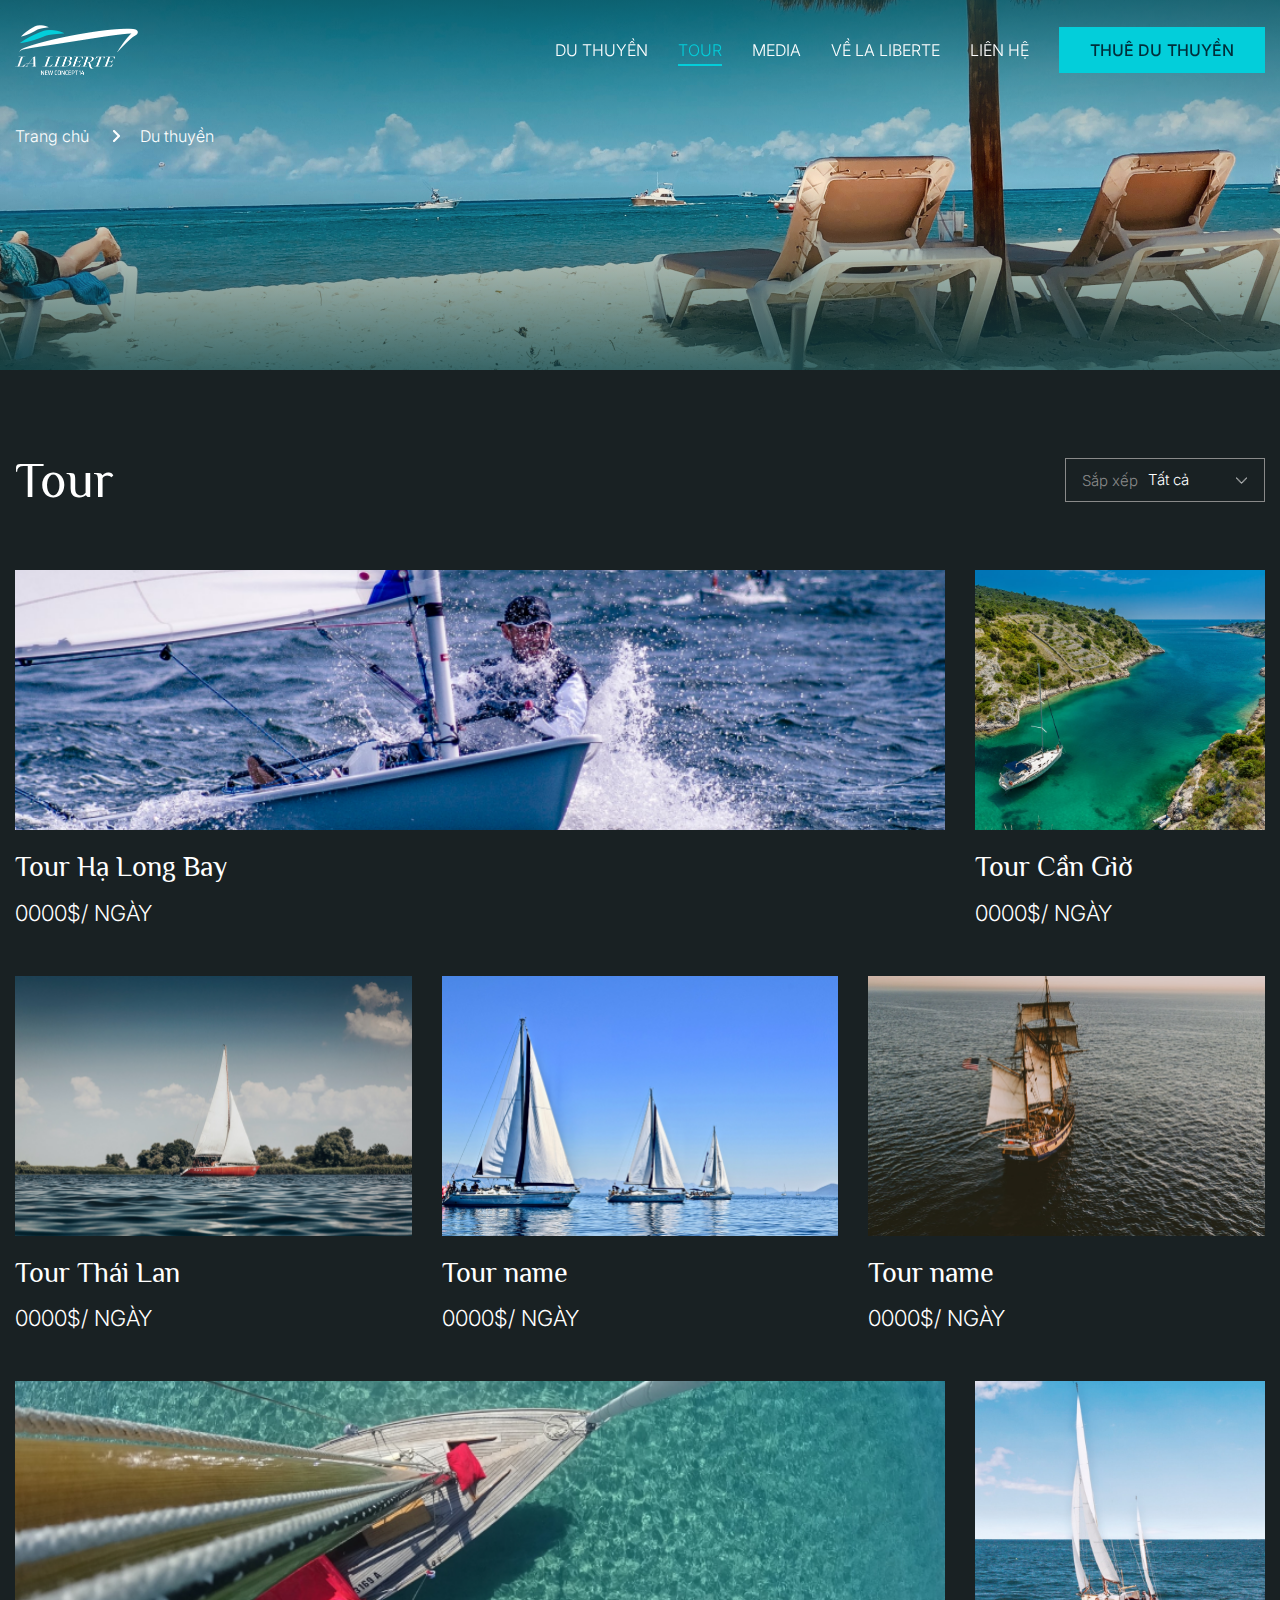
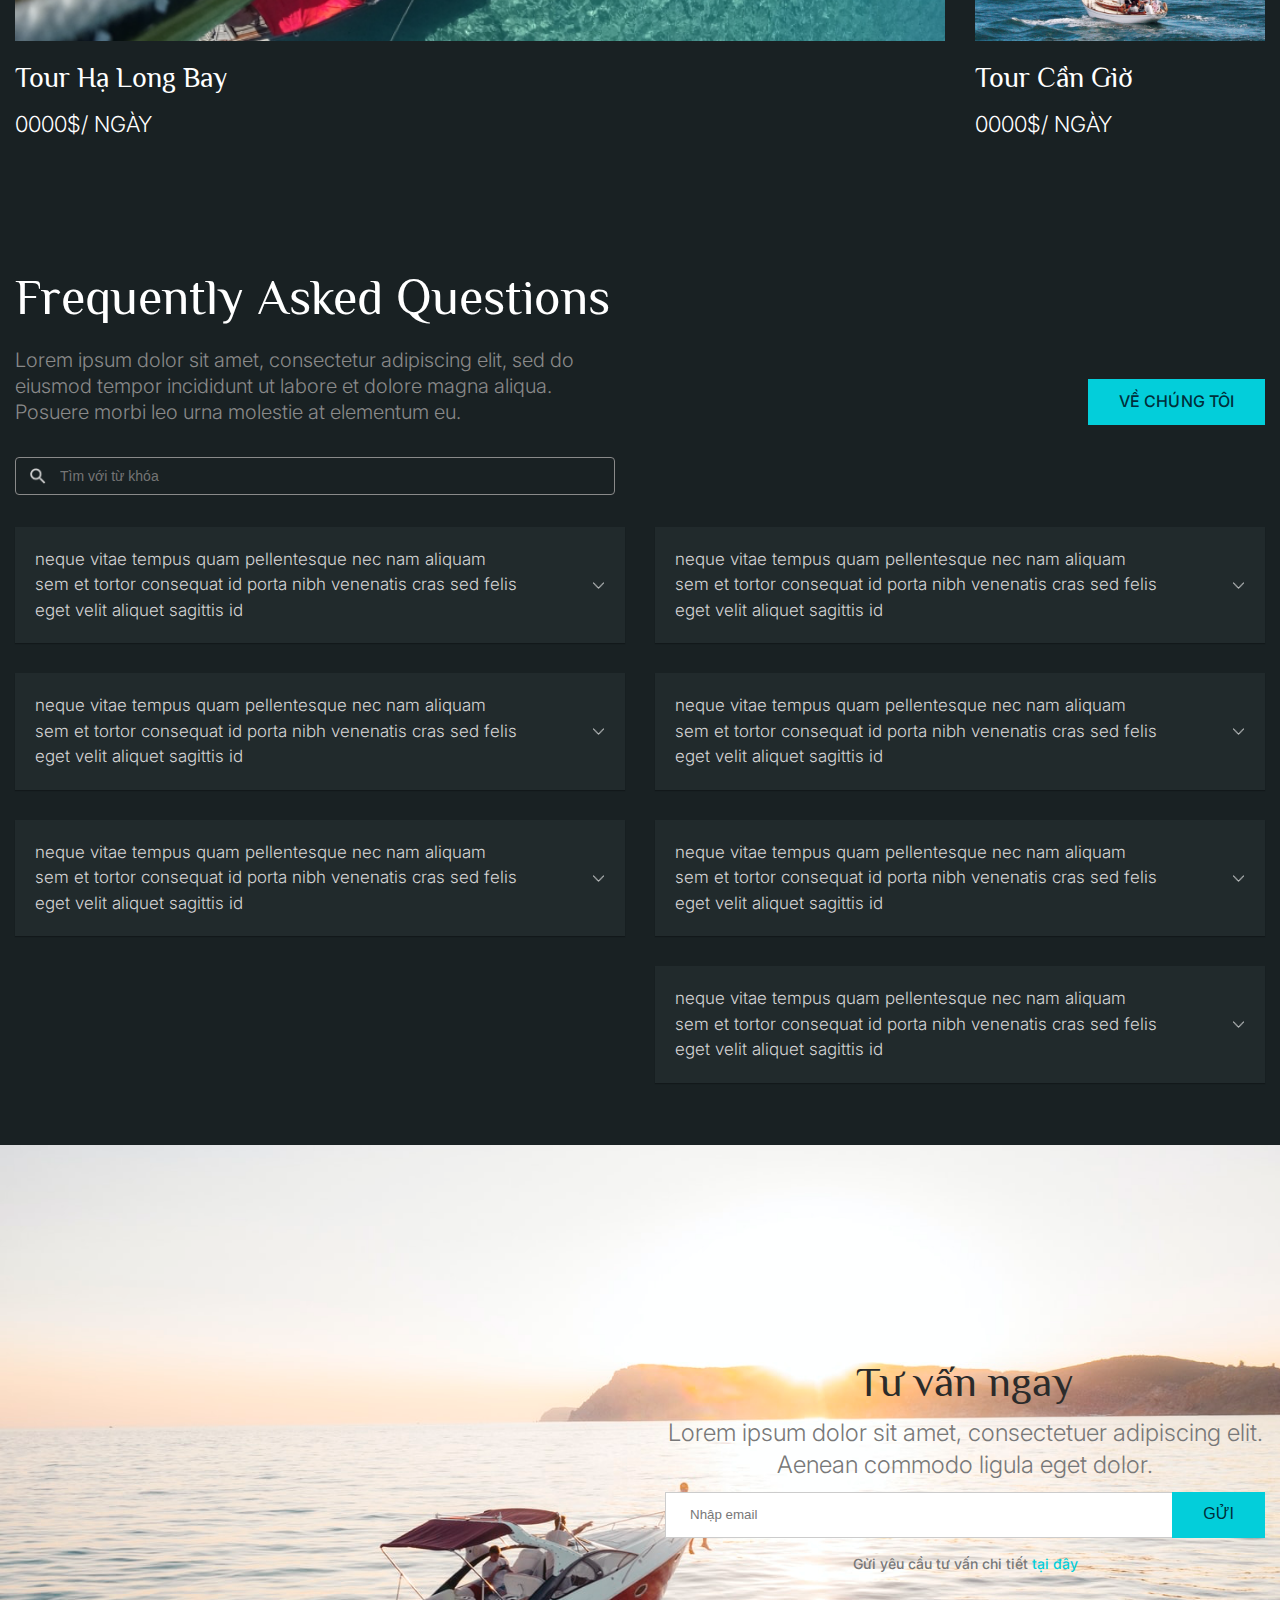
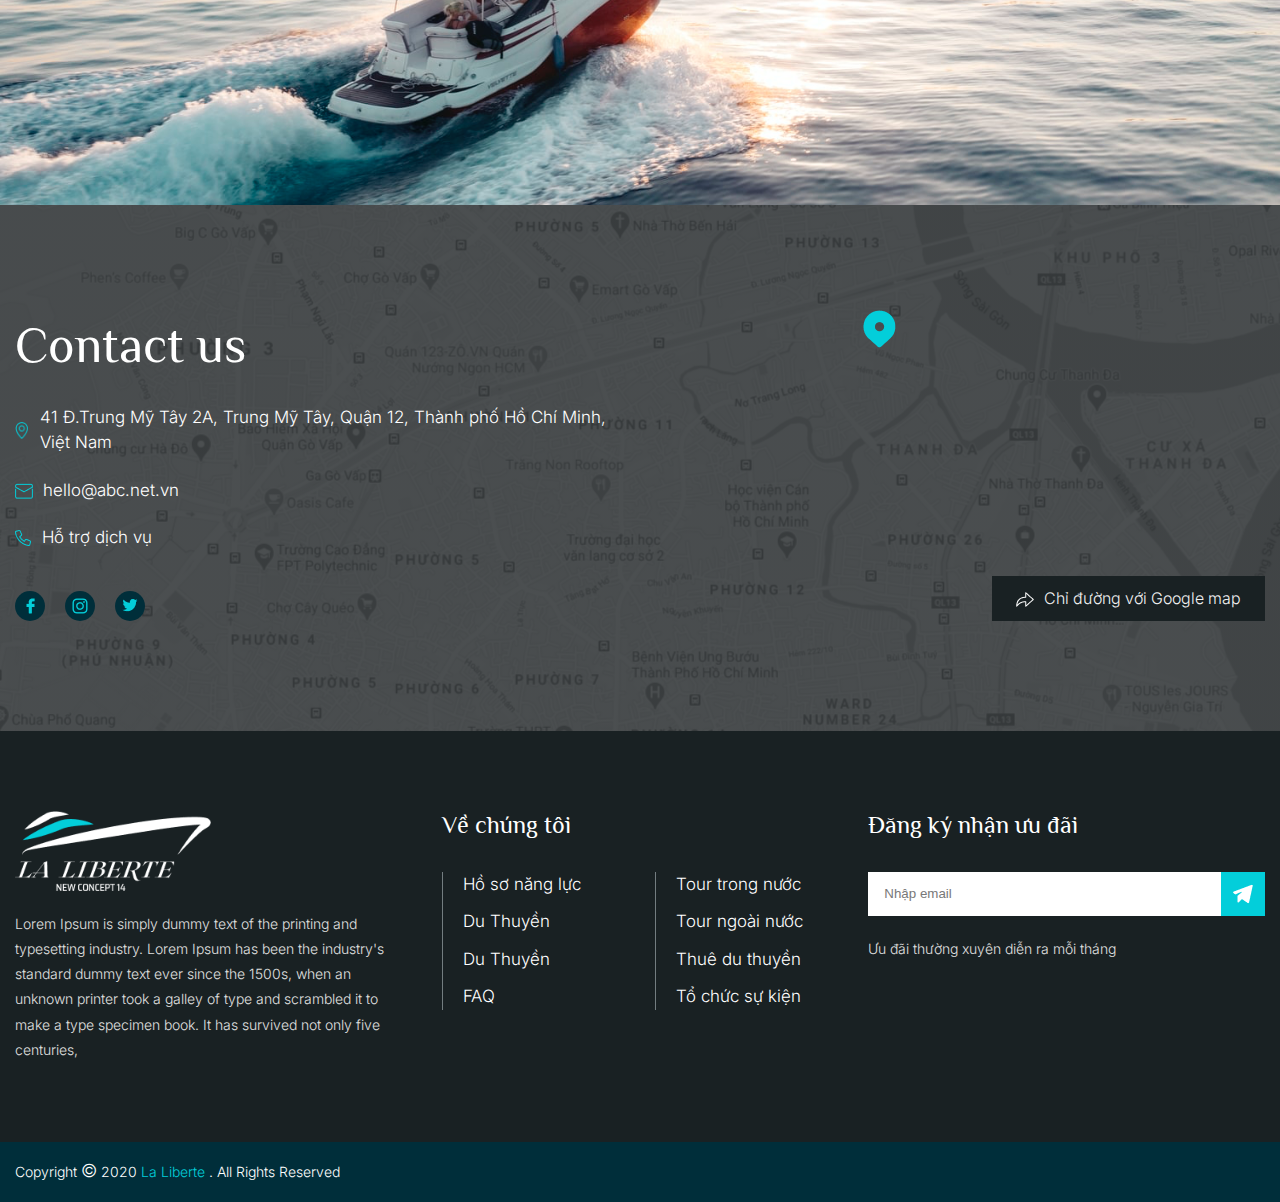
<file: tour.html>
<!DOCTYPE html>
<html lang="en">
  <head>
    <meta charset="UTF-8" />
    <meta http-equiv="X-UA-Compatible" content="IE=edge" />
    <meta name="viewport" content="width=device-width, initial-scale=1.0" />
    <title>La Liberte | Tour</title>

    <link rel="preconnect" href="https://fonts.gstatic.com" />
    <link
      href="https://fonts.googleapis.com/css2?family=Philosopher:wght@400;700&display=swap"
      rel="stylesheet"
    />
    <link
      href="https://fonts.googleapis.com/css2?family=Inter:wght@300;400;500;700;900&family=Philosopher:wght@400;700&display=swap"
      rel="stylesheet"
    />

    <link rel="stylesheet" href="./assets/css/style.css" type="text/css" />
    <script src="https://code.jquery.com/jquery-2.2.4.min.js"></script>
  </head>

  <body id="page-tour">
    <header class="header" id="header">
      <div class="container">
        <div class="header__wrapper">
          <div class="logo">
            <h1>
              <a href="./index.html">
                <img src="./assets/images/common/logo.png" alt="La Liberte" />
              </a>
            </h1>
          </div>
          <div class="d-md-none">
            <div id="toggle">
              <span class="one"></span>
              <span class="two"></span>
              <span class="three"></span>
            </div>
          </div>
          <nav id="navbar" class="navbar">
            <ul class="navbar__list">
              <li class="navbar__item">
                <a href="#" class="navbar__content">Du thuyền</a>
              </li>
              <li class="navbar__item active">
                <a href="./tour.html" class="navbar__content">Tour</a>
              </li>
              <li class="navbar__item">
                <a href="#" class="navbar__content">Media</a>
              </li>
              <li class="navbar__item">
                <a href="./about.html" class="navbar__content">Về La Liberte</a>
              </li>
              <li class="navbar__item">
                <a href="./contact.html" class="navbar__content">Liên hệ</a>
              </li>
              <li class="navbar__item">
                <a href="#" class="btn btn--primary">Thuê du thuyền</a>
              </li>
            </ul>
          </nav>
        </div>
      </div>
    </header>
    <main id="main">
      <section
        class="banner banner--no-content"
        style="background-image: url(./assets/images/tour/tour-banner-bg.png)"
      >
        <div class="container">
          <div class="breadcrumb mt-3">
            <div class="breadcrumb__inner">
              <div class="breadcrumb__item">
                <a href="./index.html">Trang chủ</a>
              </div>
              <div class="breadcrumb__item">
                <span>Du thuyền</span>
              </div>
            </div>
          </div>
        </div>
      </section>
      <section class="products">
        <div class="container">
          <div
            class="d-md-flex justify-between align-center mb-md-15 mb-sm-8 mb-4"
          >
            <h2 class="typography-hero">Tour</h2>

            <div class="mt-10 mt-md-0 d-flex d-md-inline">
              <form class="select ml-a">
                <input type="hidden" name="sort" />
                <div class="select__field">
                  <p class="select__label">Sắp xếp</p>
                  <p class="select__value">Tất cả</p>
                  <span class="ic ic-arrow-down"></span>
                </div>
                <div class="select__list">
                  <div class="select__item">Giá thấp đến cao</div>
                  <div class="select__item">Giá cao đến thấp</div>
                  <div class="select__item">Cập nhật mới nhất</div>
                  <div class="select__item">Cập nhật cũ nhất</div>
                </div>
              </form>
            </div>
          </div>
          <div class="flex-row">
            <div class="col-md-9 col-sm-6 col-xs-12 mb-md-12 mb-8">
              <a href="./tour-detail.html">
                <div class="product">
                  <div class="product__image">
                    <img src="./assets/images/tour/tour-01.png" alt="NC14" />
                  </div>
                  <h4 class="product__name typography-h3">Tour Hạ Long Bay</h4>
                  <p class="product__pricing">0000$/ ngày</p>
                </div>
              </a>
            </div>
            <div class="col-md-3 col-sm-6 col-xs-12 mb-md-12 mb-8">
              <a href="./tour-detail.html">
                <div class="product">
                  <div class="product__image">
                    <img src="./assets/images/tour/tour-02.png" alt="NC14" />
                  </div>
                  <h4 class="product__name typography-h3">Tour Cần Giờ</h4>
                  <p class="product__pricing">0000$/ ngày</p>
                </div>
              </a>
            </div>
            <div class="col-md-4 col-sm-6 col-xs-12 mb-md-12 mb-8">
              <a href="./tour-detail.html">
                <div class="product">
                  <div class="product__image">
                    <img src="./assets/images/tour/tour-03.png" alt="NC14" />
                  </div>
                  <h4 class="product__name typography-h3">Tour Thái Lan</h4>
                  <p class="product__pricing">0000$/ ngày</p>
                </div>
              </a>
            </div>
            <div class="col-md-4 col-sm-6 col-xs-12 mb-md-12 mb-8">
              <a href="./tour-detail.html">
                <div class="product">
                  <div class="product__image">
                    <img src="./assets/images/tour/tour-04.png" alt="NC14" />
                  </div>
                  <h4 class="product__name typography-h3">Tour name</h4>
                  <p class="product__pricing">0000$/ ngày</p>
                </div>
              </a>
            </div>
            <div class="col-md-4 col-sm-6 col-xs-12 mb-md-12 mb-8">
              <a href="./tour-detail.html">
                <div class="product">
                  <div class="product__image">
                    <img src="./assets/images/tour/tour-05.png" alt="NC14" />
                  </div>
                  <h4 class="product__name typography-h3">Tour name</h4>
                  <p class="product__pricing">0000$/ ngày</p>
                </div>
              </a>
            </div>
            <div class="col-md-9 col-sm-6 col-xs-12 mb-md-12 mb-8">
              <a href="./tour-detail.html">
                <div class="product">
                  <div class="product__image">
                    <img src="./assets/images/tour/tour-06.png" alt="NC14" />
                  </div>
                  <h4 class="product__name typography-h3">Tour Hạ Long Bay</h4>
                  <p class="product__pricing">0000$/ ngày</p>
                </div>
              </a>
            </div>
            <div class="col-md-3 col-sm-6 col-xs-12 mb-md-12 mb-8">
              <a href="./tour-detail.html">
                <div class="product">
                  <div class="product__image">
                    <img src="./assets/images/tour/tour-07.png" alt="NC14" />
                  </div>
                  <h4 class="product__name typography-h3">Tour Cần Giờ</h4>
                  <p class="product__pricing">0000$/ ngày</p>
                </div>
              </a>
            </div>
          </div>
        </div>
      </section>
      <div class="d-md-none">
        <div class="container">
          <div class="divider"></div>
        </div>
      </div>
      <section class="faq">
        <div class="container">
          <div class="mb-md-8 mb-5">
            <div class="d-md-flex align-end justify-between mb-md-8 mb-5">
              <div class="faq__left">
                <div class="mb-md-5 mb-3">
                  <h2 class="typography-hero">Frequently Asked Questions</h2>
                </div>
                <p class="typography-subh1 text-gray">
                  Lorem ipsum dolor sit amet, consectetur adipiscing elit, sed
                  do eiusmod tempor incididunt ut labore et dolore magna aliqua.
                  Posuere morbi leo urna molestie at elementum eu.
                </p>
              </div>
              <div class="mt-3">
                <a href="#" class="btn btn--primary">Về chúng tôi</a>
              </div>
            </div>
            <div class="faq__left">
              <input
                type="text"
                class="search-field search-field--fullwidth"
                placeholder="Tìm với từ khóa"
              />
            </div>
          </div>
          <div class="mb-md-8 mb-5">
            <div class="flex-row">
              <div class="col-md-6 col-xs-12">
                <div class="faq__item">
                  <div class="faq__item-q">
                    <p class="typography-body">
                      neque vitae tempus quam pellentesque nec nam aliquam sem
                      et tortor consequat id porta nibh venenatis cras sed felis
                      eget velit aliquet sagittis id
                    </p>
                    <span class="ic ic-arrow-down"></span>
                  </div>
                  <div class="faq__item-a">
                    <p class="typography-body">
                      Nibh nisl condimentum id venenatis a condimentum vitae
                      sapien pellentesque. Phasellus vestibulum lorem sed risus.
                      Enim diam vulputate ut pharetra sit amet. Duis convallis
                      convallis tellus id interdum velit laoreet id. Elit at
                      imperdiet dui accumsan sit amet. Proin sed libero enim sed
                      faucibus turpis in. Duis at tellus at urna. In egestas
                      erat imperdiet sed euismod nisi porta lorem. Faucibus
                      ornare suspendisse sed nisi lacus. Sit amet nisl purus in
                      mollis nunc. In arcu cursus euismod quis. Tellus elementum
                      sagittis vitae et leo. Ipsum dolor sit amet consectetur
                      adipiscing elit duis tristique. Sagittis id consectetur
                      purus ut faucibus pulvinar elementum. Libero volutpat sed
                      cras ornare arcu dui vivamus arcu felis. Mi sit amet
                      mauris commodo quis imperdiet massa tincidunt.
                    </p>
                  </div>
                </div>
                <div class="faq__item">
                  <div class="faq__item-q">
                    <p class="typography-body">
                      neque vitae tempus quam pellentesque nec nam aliquam sem
                      et tortor consequat id porta nibh venenatis cras sed felis
                      eget velit aliquet sagittis id
                    </p>
                    <span class="ic ic-arrow-down"></span>
                  </div>
                  <div class="faq__item-a">
                    <p class="typography-body">
                      Nibh nisl condimentum id venenatis a condimentum vitae
                      sapien pellentesque. Phasellus vestibulum lorem sed risus.
                      Enim diam vulputate ut pharetra sit amet. Duis convallis
                      convallis tellus id interdum velit laoreet id. Elit at
                      imperdiet dui accumsan sit amet. Proin sed libero enim sed
                      faucibus turpis in. Duis at tellus at urna. In egestas
                      erat imperdiet sed euismod nisi porta lorem. Faucibus
                      ornare suspendisse sed nisi lacus. Sit amet nisl purus in
                      mollis nunc. In arcu cursus euismod quis. Tellus elementum
                      sagittis vitae et leo. Ipsum dolor sit amet consectetur
                      adipiscing elit duis tristique. Sagittis id consectetur
                      purus ut faucibus pulvinar elementum. Libero volutpat sed
                      cras ornare arcu dui vivamus arcu felis. Mi sit amet
                      mauris commodo quis imperdiet massa tincidunt.
                    </p>
                  </div>
                </div>
                <div class="faq__item">
                  <div class="faq__item-q">
                    <p class="typography-body">
                      neque vitae tempus quam pellentesque nec nam aliquam sem
                      et tortor consequat id porta nibh venenatis cras sed felis
                      eget velit aliquet sagittis id
                    </p>
                    <span class="ic ic-arrow-down"></span>
                  </div>
                  <div class="faq__item-a">
                    <p class="typography-body">
                      Nibh nisl condimentum id venenatis a condimentum vitae
                      sapien pellentesque. Phasellus vestibulum lorem sed risus.
                      Enim diam vulputate ut pharetra sit amet. Duis convallis
                      convallis tellus id interdum velit laoreet id. Elit at
                      imperdiet dui accumsan sit amet. Proin sed libero enim sed
                      faucibus turpis in. Duis at tellus at urna. In egestas
                      erat imperdiet sed euismod nisi porta lorem. Faucibus
                      ornare suspendisse sed nisi lacus. Sit amet nisl purus in
                      mollis nunc. In arcu cursus euismod quis. Tellus elementum
                      sagittis vitae et leo. Ipsum dolor sit amet consectetur
                      adipiscing elit duis tristique. Sagittis id consectetur
                      purus ut faucibus pulvinar elementum. Libero volutpat sed
                      cras ornare arcu dui vivamus arcu felis. Mi sit amet
                      mauris commodo quis imperdiet massa tincidunt.
                    </p>
                  </div>
                </div>
              </div>
              <div class="col-md-6 col-xs-12">
                <div class="faq__item">
                  <div class="faq__item-q">
                    <p class="typography-body">
                      neque vitae tempus quam pellentesque nec nam aliquam sem
                      et tortor consequat id porta nibh venenatis cras sed felis
                      eget velit aliquet sagittis id
                    </p>
                    <span class="ic ic-arrow-down"></span>
                  </div>
                  <div class="faq__item-a">
                    <p class="typography-body">
                      Nibh nisl condimentum id venenatis a condimentum vitae
                      sapien pellentesque. Phasellus vestibulum lorem sed risus.
                      Enim diam vulputate ut pharetra sit amet. Duis convallis
                      convallis tellus id interdum velit laoreet id. Elit at
                      imperdiet dui accumsan sit amet. Proin sed libero enim sed
                      faucibus turpis in. Duis at tellus at urna. In egestas
                      erat imperdiet sed euismod nisi porta lorem. Faucibus
                      ornare suspendisse sed nisi lacus. Sit amet nisl purus in
                      mollis nunc. In arcu cursus euismod quis. Tellus elementum
                      sagittis vitae et leo. Ipsum dolor sit amet consectetur
                      adipiscing elit duis tristique. Sagittis id consectetur
                      purus ut faucibus pulvinar elementum. Libero volutpat sed
                      cras ornare arcu dui vivamus arcu felis. Mi sit amet
                      mauris commodo quis imperdiet massa tincidunt.
                    </p>
                  </div>
                </div>
                <div class="faq__item">
                  <div class="faq__item-q">
                    <p class="typography-body">
                      neque vitae tempus quam pellentesque nec nam aliquam sem
                      et tortor consequat id porta nibh venenatis cras sed felis
                      eget velit aliquet sagittis id
                    </p>
                    <span class="ic ic-arrow-down"></span>
                  </div>
                  <div class="faq__item-a">
                    <p class="typography-body">
                      Nibh nisl condimentum id venenatis a condimentum vitae
                      sapien pellentesque. Phasellus vestibulum lorem sed risus.
                      Enim diam vulputate ut pharetra sit amet. Duis convallis
                      convallis tellus id interdum velit laoreet id. Elit at
                      imperdiet dui accumsan sit amet. Proin sed libero enim sed
                      faucibus turpis in. Duis at tellus at urna. In egestas
                      erat imperdiet sed euismod nisi porta lorem. Faucibus
                      ornare suspendisse sed nisi lacus. Sit amet nisl purus in
                      mollis nunc. In arcu cursus euismod quis. Tellus elementum
                      sagittis vitae et leo. Ipsum dolor sit amet consectetur
                      adipiscing elit duis tristique. Sagittis id consectetur
                      purus ut faucibus pulvinar elementum. Libero volutpat sed
                      cras ornare arcu dui vivamus arcu felis. Mi sit amet
                      mauris commodo quis imperdiet massa tincidunt.
                    </p>
                  </div>
                </div>
                <div class="faq__item">
                  <div class="faq__item-q">
                    <p class="typography-body">
                      neque vitae tempus quam pellentesque nec nam aliquam sem
                      et tortor consequat id porta nibh venenatis cras sed felis
                      eget velit aliquet sagittis id
                    </p>
                    <span class="ic ic-arrow-down"></span>
                  </div>
                  <div class="faq__item-a">
                    <p class="typography-body">
                      Nibh nisl condimentum id venenatis a condimentum vitae
                      sapien pellentesque. Phasellus vestibulum lorem sed risus.
                      Enim diam vulputate ut pharetra sit amet. Duis convallis
                      convallis tellus id interdum velit laoreet id. Elit at
                      imperdiet dui accumsan sit amet. Proin sed libero enim sed
                      faucibus turpis in. Duis at tellus at urna. In egestas
                      erat imperdiet sed euismod nisi porta lorem. Faucibus
                      ornare suspendisse sed nisi lacus. Sit amet nisl purus in
                      mollis nunc. In arcu cursus euismod quis. Tellus elementum
                      sagittis vitae et leo. Ipsum dolor sit amet consectetur
                      adipiscing elit duis tristique. Sagittis id consectetur
                      purus ut faucibus pulvinar elementum. Libero volutpat sed
                      cras ornare arcu dui vivamus arcu felis. Mi sit amet
                      mauris commodo quis imperdiet massa tincidunt.
                    </p>
                  </div>
                </div>
                <div class="faq__item">
                  <div class="faq__item-q">
                    <p class="typography-body">
                      neque vitae tempus quam pellentesque nec nam aliquam sem
                      et tortor consequat id porta nibh venenatis cras sed felis
                      eget velit aliquet sagittis id
                    </p>
                    <span class="ic ic-arrow-down"></span>
                  </div>
                  <div class="faq__item-a">
                    <p class="typography-body">
                      Nibh nisl condimentum id venenatis a condimentum vitae
                      sapien pellentesque. Phasellus vestibulum lorem sed risus.
                      Enim diam vulputate ut pharetra sit amet. Duis convallis
                      convallis tellus id interdum velit laoreet id. Elit at
                      imperdiet dui accumsan sit amet. Proin sed libero enim sed
                      faucibus turpis in. Duis at tellus at urna. In egestas
                      erat imperdiet sed euismod nisi porta lorem. Faucibus
                      ornare suspendisse sed nisi lacus. Sit amet nisl purus in
                      mollis nunc. In arcu cursus euismod quis. Tellus elementum
                      sagittis vitae et leo. Ipsum dolor sit amet consectetur
                      adipiscing elit duis tristique. Sagittis id consectetur
                      purus ut faucibus pulvinar elementum. Libero volutpat sed
                      cras ornare arcu dui vivamus arcu felis. Mi sit amet
                      mauris commodo quis imperdiet massa tincidunt.
                    </p>
                  </div>
                </div>
              </div>
            </div>
          </div>
        </div>
      </section>
      <section class="advisory">
        <div class="container">
          <div class="advisory__inner">
            <h2 class="typography-h1">Tư vấn ngay</h2>
            <p class="typography-subhero">
              Lorem ipsum dolor sit amet, consectetuer adipiscing elit. Aenean
              commodo ligula eget dolor.
            </p>
            <form action="#" class="advisory__form">
              <input
                name="email"
                type="email"
                required
                placeholder="Nhập email"
              />
              <button type="submit" class="btn btn--primary">Gửi</button>
            </form>
            <p class="typography-caption">
              Gửi yêu cầu tư vấn chi tiết
              <a href="#">tại đây</a>
            </p>
          </div>
        </div>
      </section>
      <section class="contact">
        <div class="mark">
          <img src="./assets/images/icons/goole-map-mark.png" alt="" />
        </div>
        <div class="container">
          <div class="flex-row">
            <div class="col-xs-12 col-md-6">
              <h2 class="typography-hero">Contact us</h2>
              <ul class="contact__list">
                <li class="contact__item">
                  <span class="ic ic-place ic-place--primary"></span>
                  <a href="#" class="typography-body">
                    41 Đ.Trung Mỹ Tây 2A, Trung Mỹ Tây, Quận 12, Thành phố Hồ
                    Chí Minh, Việt Nam
                  </a>
                </li>
                <li class="contact__item">
                  <span class="ic ic-letter ic-letter--primary"></span>
                  <a href="#" class="typography-body">hello@abc.net.vn</a>
                </li>
                <li class="contact__item">
                  <span class="ic ic-phone ic-phone--primary"></span>
                  <a href="#" class="typography-body">Hỗ trợ dịch vụ</a>
                </li>
              </ul>
              <ul class="social__list">
                <li class="social__item">
                  <a href="#" class="social__item-button">
                    <img src="./assets/images/icons/facebook.png" alt="" />
                    <img
                      src="./assets/images/icons/facebook-active.png"
                      alt=""
                    />
                  </a>
                </li>
                <li class="social__item">
                  <a href="#" class="social__item-button">
                    <img src="./assets/images/icons/instagram.png" alt="" />
                    <img
                      src="./assets/images/icons/instagram-active.png"
                      alt=""
                    />
                  </a>
                </li>
                <li class="social__item">
                  <a href="#" class="social__item-button">
                    <img src="./assets/images/icons/twitter.png" alt="" />
                    <img
                      src="./assets/images/icons/twitter-active.png"
                      alt=""
                    />
                  </a>
                </li>
              </ul>
            </div>
            <div
              class="col-xs-12 col-md-6 d-md-flex d-block flex-column justify-end align-end"
            >
              <a href="#" class="contact__button">
                <span class="contact__button-icon">
                  <img src="./assets/images/icons/direction.png" alt="" />
                </span>
                Chỉ đường với Google map
              </a>
            </div>
          </div>
        </div>
      </section>
    </main>

    <footer id="footer" class="footer">
      <div class="footer__top">
        <div class="container">
          <div class="flex-row">
            <div class="col-xs-12 col-sm-12 col-md-4">
              <div class="logo">
                <a href="./index.html">
                  <img src="./assets/images/common/logo.png" alt="" />
                </a>
              </div>

              <div class="typography-caption">
                Lorem Ipsum is simply dummy text of the printing and typesetting
                industry. Lorem Ipsum has been the industry's standard dummy
                text ever since the 1500s, when an unknown printer took a galley
                of type and scrambled it to make a type specimen book. It has
                survived not only five centuries,
              </div>
            </div>
            <div class="col-xs-12 col-sm-7 col-md-4">
              <h4 class="footer__top-title typography-h4">Về chúng tôi</h4>
              <div class="flex-row">
                <div class="col-xs-6">
                  <ul class="sitemap">
                    <li class="sitemap__item typography-body">
                      <a href="#">Hồ sơ năng lực</a>
                    </li>
                    <li class="sitemap__item typography-body">
                      <a href="#">Du Thuyền</a>
                    </li>
                    <li class="sitemap__item typography-body">
                      <a href="#">Du Thuyền</a>
                    </li>
                    <li class="sitemap__item typography-body">
                      <a href="#">FAQ</a>
                    </li>
                  </ul>
                </div>
                <div class="col-xs-6">
                  <ul class="sitemap">
                    <li class="sitemap__item typography-body">
                      <a href="#">Tour trong nước</a>
                    </li>
                    <li class="sitemap__item typography-body">
                      <a href="#">Tour ngoài nước</a>
                    </li>
                    <li class="sitemap__item typography-body">
                      <a href="#">Thuê du thuyền</a>
                    </li>
                    <li class="sitemap__item typography-body">
                      <a href="#">Tổ chức sự kiện</a>
                    </li>
                  </ul>
                </div>
              </div>
            </div>
            <div class="col-xs-12 col-sm-5 col-md-4">
              <h4 class="footer__top-title typography-h4">
                Đăng ký nhận ưu đãi
              </h4>
              <form class="subscribe">
                <input
                  name="email"
                  type="email"
                  required
                  placeholder="Nhập email"
                />
                <button type="submit" class="btn btn--primary">
                  <img src="./assets/images/icons/send.png" />
                </button>
              </form>
              <p class="typography-caption">
                Ưu đãi thường xuyên diễn ra mỗi tháng
              </p>
            </div>
          </div>
        </div>
      </div>

      <div class="copyright">
        <div class="container">
          <p class="typography-caption">
            Copyright
            <span class="special-character">©</span>
            2020
            <a href="./index.html" class="brand">La Liberte</a>
            . All Rights Reserved
          </p>
        </div>
      </div>
    </footer>

    <script src="./assets/js/script.js"></script>
  </body>
</html>
</file>
<file: assets/css/style.css>
/* http://meyerweb.com/eric/tools/css/reset/
   v2.0-modified | 20110126
   License: none (public domain)
*/
html,
body,
div,
span,
applet,
object,
iframe,
h1,
h2,
h3,
h4,
h5,
h6,
p,
blockquote,
pre,
a,
abbr,
acronym,
address,
big,
cite,
code,
del,
dfn,
em,
img,
ins,
kbd,
q,
s,
samp,
small,
strike,
strong,
sub,
sup,
tt,
var,
b,
u,
i,
center,
dl,
dt,
dd,
ol,
ul,
li,
fieldset,
form,
label,
legend,
table,
caption,
tbody,
tfoot,
thead,
tr,
th,
td,
article,
aside,
canvas,
details,
embed,
figure,
figcaption,
footer,
header,
hgroup,
menu,
nav,
output,
ruby,
section,
summary,
time,
mark,
audio,
video {
  margin: 0;
  padding: 0;
  border: 0;
  font-size: 100%;
  font: inherit;
  vertical-align: baseline;
}

/* make sure to set some focus styles for accessibility */
:focus {
  outline: 0;
}

/* HTML5 display-role reset for older browsers */
article,
aside,
details,
figcaption,
figure,
footer,
header,
hgroup,
menu,
nav,
section {
  display: block;
}

body {
  line-height: 1;
}

ol,
ul {
  list-style: none;
}

blockquote,
q {
  quotes: none;
}

blockquote:before,
blockquote:after,
q:before,
q:after {
  content: "";
  content: none;
}

table {
  border-collapse: collapse;
  border-spacing: 0;
}

input[type=search]::-webkit-search-cancel-button,
input[type=search]::-webkit-search-decoration,
input[type=search]::-webkit-search-results-button,
input[type=search]::-webkit-search-results-decoration {
  -webkit-appearance: none;
  -moz-appearance: none;
}

input[type=search] {
  -webkit-appearance: none;
  -moz-appearance: none;
  box-sizing: content-box;
}

textarea {
  overflow: auto;
  vertical-align: top;
  resize: vertical;
}

/**
 * Correct `inline-block` display not defined in IE 6/7/8/9 and Firefox 3.
 */
audio,
canvas,
video {
  display: inline-block;
  *display: inline;
  *zoom: 1;
  max-width: 100%;
}

/**
 * Prevent modern browsers from displaying `audio` without controls.
 * Remove excess height in iOS 5 devices.
 */
audio:not([controls]) {
  display: none;
  height: 0;
}

/**
 * Address styling not present in IE 7/8/9, Firefox 3, and Safari 4.
 * Known issue: no IE 6 support.
 */
[hidden] {
  display: none;
}

/**
 * 1. Correct text resizing oddly in IE 6/7 when body `font-size` is set using
 *    `em` units.
 * 2. Prevent iOS text size adjust after orientation change, without disabling
 *    user zoom.
 */
html {
  font-size: 100%; /* 1 */
  -webkit-text-size-adjust: 100%; /* 2 */
  -ms-text-size-adjust: 100%; /* 2 */
}

/**
 * Address `outline` inconsistency between Chrome and other browsers.
 */
a:focus {
  outline: 0;
}

/**
 * Improve readability when focused and also mouse hovered in all browsers.
 */
a:active,
a:hover {
  outline: 0;
}

/**
 * 1. Remove border when inside `a` element in IE 6/7/8/9 and Firefox 3.
 * 2. Improve image quality when scaled in IE 7.
 */
img {
  border: 0; /* 1 */
  -ms-interpolation-mode: bicubic; /* 2 */
}

/**
 * Address margin not present in IE 6/7/8/9, Safari 5, and Opera 11.
 */
figure {
  margin: 0;
}

/**
 * Correct margin displayed oddly in IE 6/7.
 */
form {
  margin: 0;
}

/**
 * Define consistent border, margin, and padding.
 */
fieldset {
  border: 1px solid #c0c0c0;
  margin: 0 2px;
  padding: 0.35em 0.625em 0.75em;
}

/**
 * 1. Correct color not being inherited in IE 6/7/8/9.
 * 2. Correct text not wrapping in Firefox 3.
 * 3. Correct alignment displayed oddly in IE 6/7.
 */
legend {
  border: 0; /* 1 */
  padding: 0;
  white-space: normal; /* 2 */
  *margin-left: -7px; /* 3 */
}

/**
 * Address Firefox 3+ setting `line-height` on `input` using `!important` in
 * the UA stylesheet.
 */
button,
input {
  line-height: normal;
}

/**
 * Address inconsistent `text-transform` inheritance for `button` and `select`.
 * All other form control elements do not inherit `text-transform` values.
 * Correct `button` style inheritance in Chrome, Safari 5+, and IE 6+.
 * Correct `select` style inheritance in Firefox 4+ and Opera.
 */
button,
select {
  text-transform: none;
}

/**
 * 1. Avoid the WebKit bug in Android 4.0.* where (2) destroys native `audio`
 *    and `video` controls.
 * 2. Correct inability to style clickable `input` types in iOS.
 * 3. Improve usability and consistency of cursor style between image-type
 *    `input` and others.
 * 4. Remove inner spacing in IE 7 without affecting normal text inputs.
 *    Known issue: inner spacing remains in IE 6.
 */
button,
html input[type=button],
input[type=reset],
input[type=submit] {
  -webkit-appearance: button; /* 2 */
  cursor: pointer; /* 3 */
  *overflow: visible; /* 4 */
}

/**
 * Re-set default cursor for disabled elements.
 */
button[disabled],
html input[disabled] {
  cursor: default;
}

/**
 * 1. Address box sizing set to content-box in IE 8/9.
 * 2. Remove excess padding in IE 8/9.
 * 3. Remove excess padding in IE 7.
 *    Known issue: excess padding remains in IE 6.
 */
input[type=checkbox],
input[type=radio] {
  box-sizing: border-box; /* 1 */
  padding: 0; /* 2 */
  *height: 13px; /* 3 */
  *width: 13px; /* 3 */
}

/**
 * 1. Address `appearance` set to `searchfield` in Safari 5 and Chrome.
 * 2. Address `box-sizing` set to `border-box` in Safari 5 and Chrome
 *    (include `-moz` to future-proof).
 */
input[type=search] {
  -webkit-appearance: textfield; /* 1 */ /* 2 */
  box-sizing: content-box;
}

/**
 * Remove inner padding and search cancel button in Safari 5 and Chrome
 * on OS X.
 */
input[type=search]::-webkit-search-cancel-button,
input[type=search]::-webkit-search-decoration {
  -webkit-appearance: none;
}

/**
 * Remove inner padding and border in Firefox 3+.
 */
button::-moz-focus-inner,
input::-moz-focus-inner {
  border: 0;
  padding: 0;
}

/**
 * 1. Remove default vertical scrollbar in IE 6/7/8/9.
 * 2. Improve readability and alignment in all browsers.
 */
textarea {
  overflow: auto; /* 1 */
  vertical-align: top; /* 2 */
}

/**
 * Remove most spacing between table cells.
 */
table {
  border-collapse: collapse;
  border-spacing: 0;
}

html,
button,
input,
select,
textarea {
  color: #222;
}

::-moz-selection {
  background: #b3d4fc;
  text-shadow: none;
}

::selection {
  background: #b3d4fc;
  text-shadow: none;
}

img {
  vertical-align: middle;
}

fieldset {
  border: 0;
  margin: 0;
  padding: 0;
}

textarea {
  resize: vertical;
}

.chromeframe {
  margin: 0.2em 0;
  background: #ccc;
  color: #000;
  padding: 0.2em 0;
}

.flex-wrap {
  flex-wrap: wrap;
}

.flex-nowrap {
  flex-wrap: nowrap;
}

.flex-column {
  flex-direction: column;
}

.container {
  width: 100%;
  max-width: 1280px;
  margin-left: auto;
  margin-right: auto;
  padding-left: 15px;
  padding-right: 15px;
}

.flex-row {
  display: flex;
  flex-wrap: wrap;
  margin-left: -15px;
  margin-right: -15px;
}

.flex-row > * {
  padding-left: 15px;
  padding-right: 15px;
}

.flex-middle {
  display: flex;
  justify-content: center;
  align-items: center;
}

.justify-center {
  justify-content: center;
}

.justify-start {
  justify-content: flex-start;
}

.justify-end {
  justify-content: flex-end;
}

.justify-arround {
  justify-content: space-around;
}

.justify-between {
  justify-content: space-between;
}

.align-start {
  align-items: flex-start;
}

.align-end {
  align-items: flex-end;
}

.align-center {
  align-items: center;
}

.text-center {
  text-align: center;
}

.text-left {
  text-align: left;
}

.text-right {
  text-align: right;
}

.row .col-auto {
  flex: 0 0 auto;
  width: auto;
  max-width: 100%;
}

.d-none {
  display: none;
}

.d-inline {
  display: inline-block;
}

.d-block {
  display: block;
}

.d-flex {
  display: flex;
}

.mv-a {
  margin-left: auto;
  margin-right: auto;
}

.mr-a {
  margin-right: auto;
}

.ml-a {
  margin-left: auto;
}

.p-0 {
  padding: 0px;
}

.pt-0 {
  padding-top: 0px;
}

.pb-0 {
  padding-bottom: 0px;
}

.pr-0 {
  padding-right: 0px;
}

.pl-0 {
  padding-left: 0px;
}

.ph-0 {
  padding-left: 0px;
  padding-right: 0px;
}

.pv-0 {
  padding-top: 0px;
  padding-bottom: 0px;
}

.m-0 {
  margin: 0px;
}

.mt-0 {
  margin-top: 0px;
}

.mb-0 {
  margin-bottom: 0px;
}

.mr-0 {
  margin-right: 0px;
}

.ml-0 {
  margin-left: 0px;
}

.mh-0 {
  margin-left: 0px;
  margin-right: 0px;
}

.mv-0 {
  margin-top: 0px;
  margin-bottom: 0px;
}

.p-1 {
  padding: 4px;
}

.pt-1 {
  padding-top: 4px;
}

.pb-1 {
  padding-bottom: 4px;
}

.pr-1 {
  padding-right: 4px;
}

.pl-1 {
  padding-left: 4px;
}

.ph-1 {
  padding-left: 4px;
  padding-right: 4px;
}

.pv-1 {
  padding-top: 4px;
  padding-bottom: 4px;
}

.m-1 {
  margin: 4px;
}

.mt-1 {
  margin-top: 4px;
}

.mb-1 {
  margin-bottom: 4px;
}

.mr-1 {
  margin-right: 4px;
}

.ml-1 {
  margin-left: 4px;
}

.mh-1 {
  margin-left: 4px;
  margin-right: 4px;
}

.mv-1 {
  margin-top: 4px;
  margin-bottom: 4px;
}

.p-2 {
  padding: 8px;
}

.pt-2 {
  padding-top: 8px;
}

.pb-2 {
  padding-bottom: 8px;
}

.pr-2 {
  padding-right: 8px;
}

.pl-2 {
  padding-left: 8px;
}

.ph-2 {
  padding-left: 8px;
  padding-right: 8px;
}

.pv-2 {
  padding-top: 8px;
  padding-bottom: 8px;
}

.m-2 {
  margin: 8px;
}

.mt-2 {
  margin-top: 8px;
}

.mb-2 {
  margin-bottom: 8px;
}

.mr-2 {
  margin-right: 8px;
}

.ml-2 {
  margin-left: 8px;
}

.mh-2 {
  margin-left: 8px;
  margin-right: 8px;
}

.mv-2 {
  margin-top: 8px;
  margin-bottom: 8px;
}

.p-3 {
  padding: 12px;
}

.pt-3 {
  padding-top: 12px;
}

.pb-3 {
  padding-bottom: 12px;
}

.pr-3 {
  padding-right: 12px;
}

.pl-3 {
  padding-left: 12px;
}

.ph-3 {
  padding-left: 12px;
  padding-right: 12px;
}

.pv-3 {
  padding-top: 12px;
  padding-bottom: 12px;
}

.m-3 {
  margin: 12px;
}

.mt-3 {
  margin-top: 12px;
}

.mb-3 {
  margin-bottom: 12px;
}

.mr-3 {
  margin-right: 12px;
}

.ml-3 {
  margin-left: 12px;
}

.mh-3 {
  margin-left: 12px;
  margin-right: 12px;
}

.mv-3 {
  margin-top: 12px;
  margin-bottom: 12px;
}

.p-4 {
  padding: 16px;
}

.pt-4 {
  padding-top: 16px;
}

.pb-4 {
  padding-bottom: 16px;
}

.pr-4 {
  padding-right: 16px;
}

.pl-4 {
  padding-left: 16px;
}

.ph-4 {
  padding-left: 16px;
  padding-right: 16px;
}

.pv-4 {
  padding-top: 16px;
  padding-bottom: 16px;
}

.m-4 {
  margin: 16px;
}

.mt-4 {
  margin-top: 16px;
}

.mb-4 {
  margin-bottom: 16px;
}

.mr-4 {
  margin-right: 16px;
}

.ml-4 {
  margin-left: 16px;
}

.mh-4 {
  margin-left: 16px;
  margin-right: 16px;
}

.mv-4 {
  margin-top: 16px;
  margin-bottom: 16px;
}

.p-5 {
  padding: 20px;
}

.pt-5 {
  padding-top: 20px;
}

.pb-5 {
  padding-bottom: 20px;
}

.pr-5 {
  padding-right: 20px;
}

.pl-5 {
  padding-left: 20px;
}

.ph-5 {
  padding-left: 20px;
  padding-right: 20px;
}

.pv-5 {
  padding-top: 20px;
  padding-bottom: 20px;
}

.m-5 {
  margin: 20px;
}

.mt-5 {
  margin-top: 20px;
}

.mb-5 {
  margin-bottom: 20px;
}

.mr-5 {
  margin-right: 20px;
}

.ml-5 {
  margin-left: 20px;
}

.mh-5 {
  margin-left: 20px;
  margin-right: 20px;
}

.mv-5 {
  margin-top: 20px;
  margin-bottom: 20px;
}

.p-6 {
  padding: 24px;
}

.pt-6 {
  padding-top: 24px;
}

.pb-6 {
  padding-bottom: 24px;
}

.pr-6 {
  padding-right: 24px;
}

.pl-6 {
  padding-left: 24px;
}

.ph-6 {
  padding-left: 24px;
  padding-right: 24px;
}

.pv-6 {
  padding-top: 24px;
  padding-bottom: 24px;
}

.m-6 {
  margin: 24px;
}

.mt-6 {
  margin-top: 24px;
}

.mb-6 {
  margin-bottom: 24px;
}

.mr-6 {
  margin-right: 24px;
}

.ml-6 {
  margin-left: 24px;
}

.mh-6 {
  margin-left: 24px;
  margin-right: 24px;
}

.mv-6 {
  margin-top: 24px;
  margin-bottom: 24px;
}

.p-7 {
  padding: 28px;
}

.pt-7 {
  padding-top: 28px;
}

.pb-7 {
  padding-bottom: 28px;
}

.pr-7 {
  padding-right: 28px;
}

.pl-7 {
  padding-left: 28px;
}

.ph-7 {
  padding-left: 28px;
  padding-right: 28px;
}

.pv-7 {
  padding-top: 28px;
  padding-bottom: 28px;
}

.m-7 {
  margin: 28px;
}

.mt-7 {
  margin-top: 28px;
}

.mb-7 {
  margin-bottom: 28px;
}

.mr-7 {
  margin-right: 28px;
}

.ml-7 {
  margin-left: 28px;
}

.mh-7 {
  margin-left: 28px;
  margin-right: 28px;
}

.mv-7 {
  margin-top: 28px;
  margin-bottom: 28px;
}

.p-8 {
  padding: 32px;
}

.pt-8 {
  padding-top: 32px;
}

.pb-8 {
  padding-bottom: 32px;
}

.pr-8 {
  padding-right: 32px;
}

.pl-8 {
  padding-left: 32px;
}

.ph-8 {
  padding-left: 32px;
  padding-right: 32px;
}

.pv-8 {
  padding-top: 32px;
  padding-bottom: 32px;
}

.m-8 {
  margin: 32px;
}

.mt-8 {
  margin-top: 32px;
}

.mb-8 {
  margin-bottom: 32px;
}

.mr-8 {
  margin-right: 32px;
}

.ml-8 {
  margin-left: 32px;
}

.mh-8 {
  margin-left: 32px;
  margin-right: 32px;
}

.mv-8 {
  margin-top: 32px;
  margin-bottom: 32px;
}

.p-9 {
  padding: 36px;
}

.pt-9 {
  padding-top: 36px;
}

.pb-9 {
  padding-bottom: 36px;
}

.pr-9 {
  padding-right: 36px;
}

.pl-9 {
  padding-left: 36px;
}

.ph-9 {
  padding-left: 36px;
  padding-right: 36px;
}

.pv-9 {
  padding-top: 36px;
  padding-bottom: 36px;
}

.m-9 {
  margin: 36px;
}

.mt-9 {
  margin-top: 36px;
}

.mb-9 {
  margin-bottom: 36px;
}

.mr-9 {
  margin-right: 36px;
}

.ml-9 {
  margin-left: 36px;
}

.mh-9 {
  margin-left: 36px;
  margin-right: 36px;
}

.mv-9 {
  margin-top: 36px;
  margin-bottom: 36px;
}

.p-10 {
  padding: 40px;
}

.pt-10 {
  padding-top: 40px;
}

.pb-10 {
  padding-bottom: 40px;
}

.pr-10 {
  padding-right: 40px;
}

.pl-10 {
  padding-left: 40px;
}

.ph-10 {
  padding-left: 40px;
  padding-right: 40px;
}

.pv-10 {
  padding-top: 40px;
  padding-bottom: 40px;
}

.m-10 {
  margin: 40px;
}

.mt-10 {
  margin-top: 40px;
}

.mb-10 {
  margin-bottom: 40px;
}

.mr-10 {
  margin-right: 40px;
}

.ml-10 {
  margin-left: 40px;
}

.mh-10 {
  margin-left: 40px;
  margin-right: 40px;
}

.mv-10 {
  margin-top: 40px;
  margin-bottom: 40px;
}

.p-11 {
  padding: 44px;
}

.pt-11 {
  padding-top: 44px;
}

.pb-11 {
  padding-bottom: 44px;
}

.pr-11 {
  padding-right: 44px;
}

.pl-11 {
  padding-left: 44px;
}

.ph-11 {
  padding-left: 44px;
  padding-right: 44px;
}

.pv-11 {
  padding-top: 44px;
  padding-bottom: 44px;
}

.m-11 {
  margin: 44px;
}

.mt-11 {
  margin-top: 44px;
}

.mb-11 {
  margin-bottom: 44px;
}

.mr-11 {
  margin-right: 44px;
}

.ml-11 {
  margin-left: 44px;
}

.mh-11 {
  margin-left: 44px;
  margin-right: 44px;
}

.mv-11 {
  margin-top: 44px;
  margin-bottom: 44px;
}

.p-12 {
  padding: 48px;
}

.pt-12 {
  padding-top: 48px;
}

.pb-12 {
  padding-bottom: 48px;
}

.pr-12 {
  padding-right: 48px;
}

.pl-12 {
  padding-left: 48px;
}

.ph-12 {
  padding-left: 48px;
  padding-right: 48px;
}

.pv-12 {
  padding-top: 48px;
  padding-bottom: 48px;
}

.m-12 {
  margin: 48px;
}

.mt-12 {
  margin-top: 48px;
}

.mb-12 {
  margin-bottom: 48px;
}

.mr-12 {
  margin-right: 48px;
}

.ml-12 {
  margin-left: 48px;
}

.mh-12 {
  margin-left: 48px;
  margin-right: 48px;
}

.mv-12 {
  margin-top: 48px;
  margin-bottom: 48px;
}

.p-13 {
  padding: 52px;
}

.pt-13 {
  padding-top: 52px;
}

.pb-13 {
  padding-bottom: 52px;
}

.pr-13 {
  padding-right: 52px;
}

.pl-13 {
  padding-left: 52px;
}

.ph-13 {
  padding-left: 52px;
  padding-right: 52px;
}

.pv-13 {
  padding-top: 52px;
  padding-bottom: 52px;
}

.m-13 {
  margin: 52px;
}

.mt-13 {
  margin-top: 52px;
}

.mb-13 {
  margin-bottom: 52px;
}

.mr-13 {
  margin-right: 52px;
}

.ml-13 {
  margin-left: 52px;
}

.mh-13 {
  margin-left: 52px;
  margin-right: 52px;
}

.mv-13 {
  margin-top: 52px;
  margin-bottom: 52px;
}

.p-14 {
  padding: 56px;
}

.pt-14 {
  padding-top: 56px;
}

.pb-14 {
  padding-bottom: 56px;
}

.pr-14 {
  padding-right: 56px;
}

.pl-14 {
  padding-left: 56px;
}

.ph-14 {
  padding-left: 56px;
  padding-right: 56px;
}

.pv-14 {
  padding-top: 56px;
  padding-bottom: 56px;
}

.m-14 {
  margin: 56px;
}

.mt-14 {
  margin-top: 56px;
}

.mb-14 {
  margin-bottom: 56px;
}

.mr-14 {
  margin-right: 56px;
}

.ml-14 {
  margin-left: 56px;
}

.mh-14 {
  margin-left: 56px;
  margin-right: 56px;
}

.mv-14 {
  margin-top: 56px;
  margin-bottom: 56px;
}

.p-15 {
  padding: 60px;
}

.pt-15 {
  padding-top: 60px;
}

.pb-15 {
  padding-bottom: 60px;
}

.pr-15 {
  padding-right: 60px;
}

.pl-15 {
  padding-left: 60px;
}

.ph-15 {
  padding-left: 60px;
  padding-right: 60px;
}

.pv-15 {
  padding-top: 60px;
  padding-bottom: 60px;
}

.m-15 {
  margin: 60px;
}

.mt-15 {
  margin-top: 60px;
}

.mb-15 {
  margin-bottom: 60px;
}

.mr-15 {
  margin-right: 60px;
}

.ml-15 {
  margin-left: 60px;
}

.mh-15 {
  margin-left: 60px;
  margin-right: 60px;
}

.mv-15 {
  margin-top: 60px;
  margin-bottom: 60px;
}

.p-16 {
  padding: 64px;
}

.pt-16 {
  padding-top: 64px;
}

.pb-16 {
  padding-bottom: 64px;
}

.pr-16 {
  padding-right: 64px;
}

.pl-16 {
  padding-left: 64px;
}

.ph-16 {
  padding-left: 64px;
  padding-right: 64px;
}

.pv-16 {
  padding-top: 64px;
  padding-bottom: 64px;
}

.m-16 {
  margin: 64px;
}

.mt-16 {
  margin-top: 64px;
}

.mb-16 {
  margin-bottom: 64px;
}

.mr-16 {
  margin-right: 64px;
}

.ml-16 {
  margin-left: 64px;
}

.mh-16 {
  margin-left: 64px;
  margin-right: 64px;
}

.mv-16 {
  margin-top: 64px;
  margin-bottom: 64px;
}

.p-17 {
  padding: 68px;
}

.pt-17 {
  padding-top: 68px;
}

.pb-17 {
  padding-bottom: 68px;
}

.pr-17 {
  padding-right: 68px;
}

.pl-17 {
  padding-left: 68px;
}

.ph-17 {
  padding-left: 68px;
  padding-right: 68px;
}

.pv-17 {
  padding-top: 68px;
  padding-bottom: 68px;
}

.m-17 {
  margin: 68px;
}

.mt-17 {
  margin-top: 68px;
}

.mb-17 {
  margin-bottom: 68px;
}

.mr-17 {
  margin-right: 68px;
}

.ml-17 {
  margin-left: 68px;
}

.mh-17 {
  margin-left: 68px;
  margin-right: 68px;
}

.mv-17 {
  margin-top: 68px;
  margin-bottom: 68px;
}

.p-18 {
  padding: 72px;
}

.pt-18 {
  padding-top: 72px;
}

.pb-18 {
  padding-bottom: 72px;
}

.pr-18 {
  padding-right: 72px;
}

.pl-18 {
  padding-left: 72px;
}

.ph-18 {
  padding-left: 72px;
  padding-right: 72px;
}

.pv-18 {
  padding-top: 72px;
  padding-bottom: 72px;
}

.m-18 {
  margin: 72px;
}

.mt-18 {
  margin-top: 72px;
}

.mb-18 {
  margin-bottom: 72px;
}

.mr-18 {
  margin-right: 72px;
}

.ml-18 {
  margin-left: 72px;
}

.mh-18 {
  margin-left: 72px;
  margin-right: 72px;
}

.mv-18 {
  margin-top: 72px;
  margin-bottom: 72px;
}

.p-19 {
  padding: 76px;
}

.pt-19 {
  padding-top: 76px;
}

.pb-19 {
  padding-bottom: 76px;
}

.pr-19 {
  padding-right: 76px;
}

.pl-19 {
  padding-left: 76px;
}

.ph-19 {
  padding-left: 76px;
  padding-right: 76px;
}

.pv-19 {
  padding-top: 76px;
  padding-bottom: 76px;
}

.m-19 {
  margin: 76px;
}

.mt-19 {
  margin-top: 76px;
}

.mb-19 {
  margin-bottom: 76px;
}

.mr-19 {
  margin-right: 76px;
}

.ml-19 {
  margin-left: 76px;
}

.mh-19 {
  margin-left: 76px;
  margin-right: 76px;
}

.mv-19 {
  margin-top: 76px;
  margin-bottom: 76px;
}

.p-20 {
  padding: 80px;
}

.pt-20 {
  padding-top: 80px;
}

.pb-20 {
  padding-bottom: 80px;
}

.pr-20 {
  padding-right: 80px;
}

.pl-20 {
  padding-left: 80px;
}

.ph-20 {
  padding-left: 80px;
  padding-right: 80px;
}

.pv-20 {
  padding-top: 80px;
  padding-bottom: 80px;
}

.m-20 {
  margin: 80px;
}

.mt-20 {
  margin-top: 80px;
}

.mb-20 {
  margin-bottom: 80px;
}

.mr-20 {
  margin-right: 80px;
}

.ml-20 {
  margin-left: 80px;
}

.mh-20 {
  margin-left: 80px;
  margin-right: 80px;
}

.mv-20 {
  margin-top: 80px;
  margin-bottom: 80px;
}

@media (min-width: 320px) {
  .d-xs-none {
    display: none;
  }
  .d-xs-block {
    display: block;
  }
  .d-xs-inline {
    display: inline-block;
  }
  .d-xs-flex {
    display: flex;
  }
  .col-xs-1 {
    flex: 0 0 8.3333333333%;
    max-width: 8.3333333333%;
  }
  .col-xs-2 {
    flex: 0 0 16.6666666667%;
    max-width: 16.6666666667%;
  }
  .col-xs-3 {
    flex: 0 0 25%;
    max-width: 25%;
  }
  .col-xs-4 {
    flex: 0 0 33.3333333333%;
    max-width: 33.3333333333%;
  }
  .col-xs-5 {
    flex: 0 0 41.6666666667%;
    max-width: 41.6666666667%;
  }
  .col-xs-6 {
    flex: 0 0 50%;
    max-width: 50%;
  }
  .col-xs-7 {
    flex: 0 0 58.3333333333%;
    max-width: 58.3333333333%;
  }
  .col-xs-8 {
    flex: 0 0 66.6666666667%;
    max-width: 66.6666666667%;
  }
  .col-xs-9 {
    flex: 0 0 75%;
    max-width: 75%;
  }
  .col-xs-10 {
    flex: 0 0 83.3333333333%;
    max-width: 83.3333333333%;
  }
  .col-xs-11 {
    flex: 0 0 91.6666666667%;
    max-width: 91.6666666667%;
  }
  .col-xs-12 {
    flex: 0 0 100%;
    max-width: 100%;
  }
  .mv-xs-a {
    margin-left: auto;
    margin-right: auto;
  }
  .mr-xs-a {
    margin-right: auto;
  }
  .ml-xs-a {
    margin-left: auto;
  }
  .p-xs-0 {
    padding: 0px;
  }
  .pt-xs-0 {
    padding-top: 0px;
  }
  .pb-xs-0 {
    padding-bottom: 0px;
  }
  .pr-xs-0 {
    padding-right: 0px;
  }
  .pl-xs-0 {
    padding-left: 0px;
  }
  .ph-xs-0 {
    padding-left: 0px;
    padding-right: 0px;
  }
  .pv-xs-0 {
    padding-top: 0px;
    padding-bottom: 0px;
  }
  .m-xs-0 {
    margin: 0px;
  }
  .mt-xs-0 {
    margin-top: 0px;
  }
  .mb-xs-0 {
    margin-bottom: 0px;
  }
  .mr-xs-0 {
    margin-right: 0px;
  }
  .ml-xs-0 {
    margin-left: 0px;
  }
  .mh-xs-0 {
    margin-left: 0px;
    margin-right: 0px;
  }
  .mv-xs-0 {
    margin-top: 0px;
    margin-bottom: 0px;
  }
  .p-xs-1 {
    padding: 4px;
  }
  .pt-xs-1 {
    padding-top: 4px;
  }
  .pb-xs-1 {
    padding-bottom: 4px;
  }
  .pr-xs-1 {
    padding-right: 4px;
  }
  .pl-xs-1 {
    padding-left: 4px;
  }
  .ph-xs-1 {
    padding-left: 4px;
    padding-right: 4px;
  }
  .pv-xs-1 {
    padding-top: 4px;
    padding-bottom: 4px;
  }
  .m-xs-1 {
    margin: 4px;
  }
  .mt-xs-1 {
    margin-top: 4px;
  }
  .mb-xs-1 {
    margin-bottom: 4px;
  }
  .mr-xs-1 {
    margin-right: 4px;
  }
  .ml-xs-1 {
    margin-left: 4px;
  }
  .mh-xs-1 {
    margin-left: 4px;
    margin-right: 4px;
  }
  .mv-xs-1 {
    margin-top: 4px;
    margin-bottom: 4px;
  }
  .p-xs-2 {
    padding: 8px;
  }
  .pt-xs-2 {
    padding-top: 8px;
  }
  .pb-xs-2 {
    padding-bottom: 8px;
  }
  .pr-xs-2 {
    padding-right: 8px;
  }
  .pl-xs-2 {
    padding-left: 8px;
  }
  .ph-xs-2 {
    padding-left: 8px;
    padding-right: 8px;
  }
  .pv-xs-2 {
    padding-top: 8px;
    padding-bottom: 8px;
  }
  .m-xs-2 {
    margin: 8px;
  }
  .mt-xs-2 {
    margin-top: 8px;
  }
  .mb-xs-2 {
    margin-bottom: 8px;
  }
  .mr-xs-2 {
    margin-right: 8px;
  }
  .ml-xs-2 {
    margin-left: 8px;
  }
  .mh-xs-2 {
    margin-left: 8px;
    margin-right: 8px;
  }
  .mv-xs-2 {
    margin-top: 8px;
    margin-bottom: 8px;
  }
  .p-xs-3 {
    padding: 12px;
  }
  .pt-xs-3 {
    padding-top: 12px;
  }
  .pb-xs-3 {
    padding-bottom: 12px;
  }
  .pr-xs-3 {
    padding-right: 12px;
  }
  .pl-xs-3 {
    padding-left: 12px;
  }
  .ph-xs-3 {
    padding-left: 12px;
    padding-right: 12px;
  }
  .pv-xs-3 {
    padding-top: 12px;
    padding-bottom: 12px;
  }
  .m-xs-3 {
    margin: 12px;
  }
  .mt-xs-3 {
    margin-top: 12px;
  }
  .mb-xs-3 {
    margin-bottom: 12px;
  }
  .mr-xs-3 {
    margin-right: 12px;
  }
  .ml-xs-3 {
    margin-left: 12px;
  }
  .mh-xs-3 {
    margin-left: 12px;
    margin-right: 12px;
  }
  .mv-xs-3 {
    margin-top: 12px;
    margin-bottom: 12px;
  }
  .p-xs-4 {
    padding: 16px;
  }
  .pt-xs-4 {
    padding-top: 16px;
  }
  .pb-xs-4 {
    padding-bottom: 16px;
  }
  .pr-xs-4 {
    padding-right: 16px;
  }
  .pl-xs-4 {
    padding-left: 16px;
  }
  .ph-xs-4 {
    padding-left: 16px;
    padding-right: 16px;
  }
  .pv-xs-4 {
    padding-top: 16px;
    padding-bottom: 16px;
  }
  .m-xs-4 {
    margin: 16px;
  }
  .mt-xs-4 {
    margin-top: 16px;
  }
  .mb-xs-4 {
    margin-bottom: 16px;
  }
  .mr-xs-4 {
    margin-right: 16px;
  }
  .ml-xs-4 {
    margin-left: 16px;
  }
  .mh-xs-4 {
    margin-left: 16px;
    margin-right: 16px;
  }
  .mv-xs-4 {
    margin-top: 16px;
    margin-bottom: 16px;
  }
  .p-xs-5 {
    padding: 20px;
  }
  .pt-xs-5 {
    padding-top: 20px;
  }
  .pb-xs-5 {
    padding-bottom: 20px;
  }
  .pr-xs-5 {
    padding-right: 20px;
  }
  .pl-xs-5 {
    padding-left: 20px;
  }
  .ph-xs-5 {
    padding-left: 20px;
    padding-right: 20px;
  }
  .pv-xs-5 {
    padding-top: 20px;
    padding-bottom: 20px;
  }
  .m-xs-5 {
    margin: 20px;
  }
  .mt-xs-5 {
    margin-top: 20px;
  }
  .mb-xs-5 {
    margin-bottom: 20px;
  }
  .mr-xs-5 {
    margin-right: 20px;
  }
  .ml-xs-5 {
    margin-left: 20px;
  }
  .mh-xs-5 {
    margin-left: 20px;
    margin-right: 20px;
  }
  .mv-xs-5 {
    margin-top: 20px;
    margin-bottom: 20px;
  }
  .p-xs-6 {
    padding: 24px;
  }
  .pt-xs-6 {
    padding-top: 24px;
  }
  .pb-xs-6 {
    padding-bottom: 24px;
  }
  .pr-xs-6 {
    padding-right: 24px;
  }
  .pl-xs-6 {
    padding-left: 24px;
  }
  .ph-xs-6 {
    padding-left: 24px;
    padding-right: 24px;
  }
  .pv-xs-6 {
    padding-top: 24px;
    padding-bottom: 24px;
  }
  .m-xs-6 {
    margin: 24px;
  }
  .mt-xs-6 {
    margin-top: 24px;
  }
  .mb-xs-6 {
    margin-bottom: 24px;
  }
  .mr-xs-6 {
    margin-right: 24px;
  }
  .ml-xs-6 {
    margin-left: 24px;
  }
  .mh-xs-6 {
    margin-left: 24px;
    margin-right: 24px;
  }
  .mv-xs-6 {
    margin-top: 24px;
    margin-bottom: 24px;
  }
  .p-xs-7 {
    padding: 28px;
  }
  .pt-xs-7 {
    padding-top: 28px;
  }
  .pb-xs-7 {
    padding-bottom: 28px;
  }
  .pr-xs-7 {
    padding-right: 28px;
  }
  .pl-xs-7 {
    padding-left: 28px;
  }
  .ph-xs-7 {
    padding-left: 28px;
    padding-right: 28px;
  }
  .pv-xs-7 {
    padding-top: 28px;
    padding-bottom: 28px;
  }
  .m-xs-7 {
    margin: 28px;
  }
  .mt-xs-7 {
    margin-top: 28px;
  }
  .mb-xs-7 {
    margin-bottom: 28px;
  }
  .mr-xs-7 {
    margin-right: 28px;
  }
  .ml-xs-7 {
    margin-left: 28px;
  }
  .mh-xs-7 {
    margin-left: 28px;
    margin-right: 28px;
  }
  .mv-xs-7 {
    margin-top: 28px;
    margin-bottom: 28px;
  }
  .p-xs-8 {
    padding: 32px;
  }
  .pt-xs-8 {
    padding-top: 32px;
  }
  .pb-xs-8 {
    padding-bottom: 32px;
  }
  .pr-xs-8 {
    padding-right: 32px;
  }
  .pl-xs-8 {
    padding-left: 32px;
  }
  .ph-xs-8 {
    padding-left: 32px;
    padding-right: 32px;
  }
  .pv-xs-8 {
    padding-top: 32px;
    padding-bottom: 32px;
  }
  .m-xs-8 {
    margin: 32px;
  }
  .mt-xs-8 {
    margin-top: 32px;
  }
  .mb-xs-8 {
    margin-bottom: 32px;
  }
  .mr-xs-8 {
    margin-right: 32px;
  }
  .ml-xs-8 {
    margin-left: 32px;
  }
  .mh-xs-8 {
    margin-left: 32px;
    margin-right: 32px;
  }
  .mv-xs-8 {
    margin-top: 32px;
    margin-bottom: 32px;
  }
  .p-xs-9 {
    padding: 36px;
  }
  .pt-xs-9 {
    padding-top: 36px;
  }
  .pb-xs-9 {
    padding-bottom: 36px;
  }
  .pr-xs-9 {
    padding-right: 36px;
  }
  .pl-xs-9 {
    padding-left: 36px;
  }
  .ph-xs-9 {
    padding-left: 36px;
    padding-right: 36px;
  }
  .pv-xs-9 {
    padding-top: 36px;
    padding-bottom: 36px;
  }
  .m-xs-9 {
    margin: 36px;
  }
  .mt-xs-9 {
    margin-top: 36px;
  }
  .mb-xs-9 {
    margin-bottom: 36px;
  }
  .mr-xs-9 {
    margin-right: 36px;
  }
  .ml-xs-9 {
    margin-left: 36px;
  }
  .mh-xs-9 {
    margin-left: 36px;
    margin-right: 36px;
  }
  .mv-xs-9 {
    margin-top: 36px;
    margin-bottom: 36px;
  }
  .p-xs-10 {
    padding: 40px;
  }
  .pt-xs-10 {
    padding-top: 40px;
  }
  .pb-xs-10 {
    padding-bottom: 40px;
  }
  .pr-xs-10 {
    padding-right: 40px;
  }
  .pl-xs-10 {
    padding-left: 40px;
  }
  .ph-xs-10 {
    padding-left: 40px;
    padding-right: 40px;
  }
  .pv-xs-10 {
    padding-top: 40px;
    padding-bottom: 40px;
  }
  .m-xs-10 {
    margin: 40px;
  }
  .mt-xs-10 {
    margin-top: 40px;
  }
  .mb-xs-10 {
    margin-bottom: 40px;
  }
  .mr-xs-10 {
    margin-right: 40px;
  }
  .ml-xs-10 {
    margin-left: 40px;
  }
  .mh-xs-10 {
    margin-left: 40px;
    margin-right: 40px;
  }
  .mv-xs-10 {
    margin-top: 40px;
    margin-bottom: 40px;
  }
  .p-xs-11 {
    padding: 44px;
  }
  .pt-xs-11 {
    padding-top: 44px;
  }
  .pb-xs-11 {
    padding-bottom: 44px;
  }
  .pr-xs-11 {
    padding-right: 44px;
  }
  .pl-xs-11 {
    padding-left: 44px;
  }
  .ph-xs-11 {
    padding-left: 44px;
    padding-right: 44px;
  }
  .pv-xs-11 {
    padding-top: 44px;
    padding-bottom: 44px;
  }
  .m-xs-11 {
    margin: 44px;
  }
  .mt-xs-11 {
    margin-top: 44px;
  }
  .mb-xs-11 {
    margin-bottom: 44px;
  }
  .mr-xs-11 {
    margin-right: 44px;
  }
  .ml-xs-11 {
    margin-left: 44px;
  }
  .mh-xs-11 {
    margin-left: 44px;
    margin-right: 44px;
  }
  .mv-xs-11 {
    margin-top: 44px;
    margin-bottom: 44px;
  }
  .p-xs-12 {
    padding: 48px;
  }
  .pt-xs-12 {
    padding-top: 48px;
  }
  .pb-xs-12 {
    padding-bottom: 48px;
  }
  .pr-xs-12 {
    padding-right: 48px;
  }
  .pl-xs-12 {
    padding-left: 48px;
  }
  .ph-xs-12 {
    padding-left: 48px;
    padding-right: 48px;
  }
  .pv-xs-12 {
    padding-top: 48px;
    padding-bottom: 48px;
  }
  .m-xs-12 {
    margin: 48px;
  }
  .mt-xs-12 {
    margin-top: 48px;
  }
  .mb-xs-12 {
    margin-bottom: 48px;
  }
  .mr-xs-12 {
    margin-right: 48px;
  }
  .ml-xs-12 {
    margin-left: 48px;
  }
  .mh-xs-12 {
    margin-left: 48px;
    margin-right: 48px;
  }
  .mv-xs-12 {
    margin-top: 48px;
    margin-bottom: 48px;
  }
  .p-xs-13 {
    padding: 52px;
  }
  .pt-xs-13 {
    padding-top: 52px;
  }
  .pb-xs-13 {
    padding-bottom: 52px;
  }
  .pr-xs-13 {
    padding-right: 52px;
  }
  .pl-xs-13 {
    padding-left: 52px;
  }
  .ph-xs-13 {
    padding-left: 52px;
    padding-right: 52px;
  }
  .pv-xs-13 {
    padding-top: 52px;
    padding-bottom: 52px;
  }
  .m-xs-13 {
    margin: 52px;
  }
  .mt-xs-13 {
    margin-top: 52px;
  }
  .mb-xs-13 {
    margin-bottom: 52px;
  }
  .mr-xs-13 {
    margin-right: 52px;
  }
  .ml-xs-13 {
    margin-left: 52px;
  }
  .mh-xs-13 {
    margin-left: 52px;
    margin-right: 52px;
  }
  .mv-xs-13 {
    margin-top: 52px;
    margin-bottom: 52px;
  }
  .p-xs-14 {
    padding: 56px;
  }
  .pt-xs-14 {
    padding-top: 56px;
  }
  .pb-xs-14 {
    padding-bottom: 56px;
  }
  .pr-xs-14 {
    padding-right: 56px;
  }
  .pl-xs-14 {
    padding-left: 56px;
  }
  .ph-xs-14 {
    padding-left: 56px;
    padding-right: 56px;
  }
  .pv-xs-14 {
    padding-top: 56px;
    padding-bottom: 56px;
  }
  .m-xs-14 {
    margin: 56px;
  }
  .mt-xs-14 {
    margin-top: 56px;
  }
  .mb-xs-14 {
    margin-bottom: 56px;
  }
  .mr-xs-14 {
    margin-right: 56px;
  }
  .ml-xs-14 {
    margin-left: 56px;
  }
  .mh-xs-14 {
    margin-left: 56px;
    margin-right: 56px;
  }
  .mv-xs-14 {
    margin-top: 56px;
    margin-bottom: 56px;
  }
  .p-xs-15 {
    padding: 60px;
  }
  .pt-xs-15 {
    padding-top: 60px;
  }
  .pb-xs-15 {
    padding-bottom: 60px;
  }
  .pr-xs-15 {
    padding-right: 60px;
  }
  .pl-xs-15 {
    padding-left: 60px;
  }
  .ph-xs-15 {
    padding-left: 60px;
    padding-right: 60px;
  }
  .pv-xs-15 {
    padding-top: 60px;
    padding-bottom: 60px;
  }
  .m-xs-15 {
    margin: 60px;
  }
  .mt-xs-15 {
    margin-top: 60px;
  }
  .mb-xs-15 {
    margin-bottom: 60px;
  }
  .mr-xs-15 {
    margin-right: 60px;
  }
  .ml-xs-15 {
    margin-left: 60px;
  }
  .mh-xs-15 {
    margin-left: 60px;
    margin-right: 60px;
  }
  .mv-xs-15 {
    margin-top: 60px;
    margin-bottom: 60px;
  }
  .p-xs-16 {
    padding: 64px;
  }
  .pt-xs-16 {
    padding-top: 64px;
  }
  .pb-xs-16 {
    padding-bottom: 64px;
  }
  .pr-xs-16 {
    padding-right: 64px;
  }
  .pl-xs-16 {
    padding-left: 64px;
  }
  .ph-xs-16 {
    padding-left: 64px;
    padding-right: 64px;
  }
  .pv-xs-16 {
    padding-top: 64px;
    padding-bottom: 64px;
  }
  .m-xs-16 {
    margin: 64px;
  }
  .mt-xs-16 {
    margin-top: 64px;
  }
  .mb-xs-16 {
    margin-bottom: 64px;
  }
  .mr-xs-16 {
    margin-right: 64px;
  }
  .ml-xs-16 {
    margin-left: 64px;
  }
  .mh-xs-16 {
    margin-left: 64px;
    margin-right: 64px;
  }
  .mv-xs-16 {
    margin-top: 64px;
    margin-bottom: 64px;
  }
  .p-xs-17 {
    padding: 68px;
  }
  .pt-xs-17 {
    padding-top: 68px;
  }
  .pb-xs-17 {
    padding-bottom: 68px;
  }
  .pr-xs-17 {
    padding-right: 68px;
  }
  .pl-xs-17 {
    padding-left: 68px;
  }
  .ph-xs-17 {
    padding-left: 68px;
    padding-right: 68px;
  }
  .pv-xs-17 {
    padding-top: 68px;
    padding-bottom: 68px;
  }
  .m-xs-17 {
    margin: 68px;
  }
  .mt-xs-17 {
    margin-top: 68px;
  }
  .mb-xs-17 {
    margin-bottom: 68px;
  }
  .mr-xs-17 {
    margin-right: 68px;
  }
  .ml-xs-17 {
    margin-left: 68px;
  }
  .mh-xs-17 {
    margin-left: 68px;
    margin-right: 68px;
  }
  .mv-xs-17 {
    margin-top: 68px;
    margin-bottom: 68px;
  }
  .p-xs-18 {
    padding: 72px;
  }
  .pt-xs-18 {
    padding-top: 72px;
  }
  .pb-xs-18 {
    padding-bottom: 72px;
  }
  .pr-xs-18 {
    padding-right: 72px;
  }
  .pl-xs-18 {
    padding-left: 72px;
  }
  .ph-xs-18 {
    padding-left: 72px;
    padding-right: 72px;
  }
  .pv-xs-18 {
    padding-top: 72px;
    padding-bottom: 72px;
  }
  .m-xs-18 {
    margin: 72px;
  }
  .mt-xs-18 {
    margin-top: 72px;
  }
  .mb-xs-18 {
    margin-bottom: 72px;
  }
  .mr-xs-18 {
    margin-right: 72px;
  }
  .ml-xs-18 {
    margin-left: 72px;
  }
  .mh-xs-18 {
    margin-left: 72px;
    margin-right: 72px;
  }
  .mv-xs-18 {
    margin-top: 72px;
    margin-bottom: 72px;
  }
  .p-xs-19 {
    padding: 76px;
  }
  .pt-xs-19 {
    padding-top: 76px;
  }
  .pb-xs-19 {
    padding-bottom: 76px;
  }
  .pr-xs-19 {
    padding-right: 76px;
  }
  .pl-xs-19 {
    padding-left: 76px;
  }
  .ph-xs-19 {
    padding-left: 76px;
    padding-right: 76px;
  }
  .pv-xs-19 {
    padding-top: 76px;
    padding-bottom: 76px;
  }
  .m-xs-19 {
    margin: 76px;
  }
  .mt-xs-19 {
    margin-top: 76px;
  }
  .mb-xs-19 {
    margin-bottom: 76px;
  }
  .mr-xs-19 {
    margin-right: 76px;
  }
  .ml-xs-19 {
    margin-left: 76px;
  }
  .mh-xs-19 {
    margin-left: 76px;
    margin-right: 76px;
  }
  .mv-xs-19 {
    margin-top: 76px;
    margin-bottom: 76px;
  }
  .p-xs-20 {
    padding: 80px;
  }
  .pt-xs-20 {
    padding-top: 80px;
  }
  .pb-xs-20 {
    padding-bottom: 80px;
  }
  .pr-xs-20 {
    padding-right: 80px;
  }
  .pl-xs-20 {
    padding-left: 80px;
  }
  .ph-xs-20 {
    padding-left: 80px;
    padding-right: 80px;
  }
  .pv-xs-20 {
    padding-top: 80px;
    padding-bottom: 80px;
  }
  .m-xs-20 {
    margin: 80px;
  }
  .mt-xs-20 {
    margin-top: 80px;
  }
  .mb-xs-20 {
    margin-bottom: 80px;
  }
  .mr-xs-20 {
    margin-right: 80px;
  }
  .ml-xs-20 {
    margin-left: 80px;
  }
  .mh-xs-20 {
    margin-left: 80px;
    margin-right: 80px;
  }
  .mv-xs-20 {
    margin-top: 80px;
    margin-bottom: 80px;
  }
}
@media (min-width: 600px) {
  .d-sm-none {
    display: none;
  }
  .d-sm-block {
    display: block;
  }
  .d-sm-inline {
    display: inline-block;
  }
  .d-sm-flex {
    display: flex;
  }
  .col-sm-1 {
    flex: 0 0 8.3333333333%;
    max-width: 8.3333333333%;
  }
  .col-sm-2 {
    flex: 0 0 16.6666666667%;
    max-width: 16.6666666667%;
  }
  .col-sm-3 {
    flex: 0 0 25%;
    max-width: 25%;
  }
  .col-sm-4 {
    flex: 0 0 33.3333333333%;
    max-width: 33.3333333333%;
  }
  .col-sm-5 {
    flex: 0 0 41.6666666667%;
    max-width: 41.6666666667%;
  }
  .col-sm-6 {
    flex: 0 0 50%;
    max-width: 50%;
  }
  .col-sm-7 {
    flex: 0 0 58.3333333333%;
    max-width: 58.3333333333%;
  }
  .col-sm-8 {
    flex: 0 0 66.6666666667%;
    max-width: 66.6666666667%;
  }
  .col-sm-9 {
    flex: 0 0 75%;
    max-width: 75%;
  }
  .col-sm-10 {
    flex: 0 0 83.3333333333%;
    max-width: 83.3333333333%;
  }
  .col-sm-11 {
    flex: 0 0 91.6666666667%;
    max-width: 91.6666666667%;
  }
  .col-sm-12 {
    flex: 0 0 100%;
    max-width: 100%;
  }
  .mv-sm-a {
    margin-left: auto;
    margin-right: auto;
  }
  .mr-sm-a {
    margin-right: auto;
  }
  .ml-sm-a {
    margin-left: auto;
  }
  .p-sm-0 {
    padding: 0px;
  }
  .pt-sm-0 {
    padding-top: 0px;
  }
  .pb-sm-0 {
    padding-bottom: 0px;
  }
  .pr-sm-0 {
    padding-right: 0px;
  }
  .pl-sm-0 {
    padding-left: 0px;
  }
  .ph-sm-0 {
    padding-left: 0px;
    padding-right: 0px;
  }
  .pv-sm-0 {
    padding-top: 0px;
    padding-bottom: 0px;
  }
  .m-sm-0 {
    margin: 0px;
  }
  .mt-sm-0 {
    margin-top: 0px;
  }
  .mb-sm-0 {
    margin-bottom: 0px;
  }
  .mr-sm-0 {
    margin-right: 0px;
  }
  .ml-sm-0 {
    margin-left: 0px;
  }
  .mh-sm-0 {
    margin-left: 0px;
    margin-right: 0px;
  }
  .mv-sm-0 {
    margin-top: 0px;
    margin-bottom: 0px;
  }
  .p-sm-1 {
    padding: 4px;
  }
  .pt-sm-1 {
    padding-top: 4px;
  }
  .pb-sm-1 {
    padding-bottom: 4px;
  }
  .pr-sm-1 {
    padding-right: 4px;
  }
  .pl-sm-1 {
    padding-left: 4px;
  }
  .ph-sm-1 {
    padding-left: 4px;
    padding-right: 4px;
  }
  .pv-sm-1 {
    padding-top: 4px;
    padding-bottom: 4px;
  }
  .m-sm-1 {
    margin: 4px;
  }
  .mt-sm-1 {
    margin-top: 4px;
  }
  .mb-sm-1 {
    margin-bottom: 4px;
  }
  .mr-sm-1 {
    margin-right: 4px;
  }
  .ml-sm-1 {
    margin-left: 4px;
  }
  .mh-sm-1 {
    margin-left: 4px;
    margin-right: 4px;
  }
  .mv-sm-1 {
    margin-top: 4px;
    margin-bottom: 4px;
  }
  .p-sm-2 {
    padding: 8px;
  }
  .pt-sm-2 {
    padding-top: 8px;
  }
  .pb-sm-2 {
    padding-bottom: 8px;
  }
  .pr-sm-2 {
    padding-right: 8px;
  }
  .pl-sm-2 {
    padding-left: 8px;
  }
  .ph-sm-2 {
    padding-left: 8px;
    padding-right: 8px;
  }
  .pv-sm-2 {
    padding-top: 8px;
    padding-bottom: 8px;
  }
  .m-sm-2 {
    margin: 8px;
  }
  .mt-sm-2 {
    margin-top: 8px;
  }
  .mb-sm-2 {
    margin-bottom: 8px;
  }
  .mr-sm-2 {
    margin-right: 8px;
  }
  .ml-sm-2 {
    margin-left: 8px;
  }
  .mh-sm-2 {
    margin-left: 8px;
    margin-right: 8px;
  }
  .mv-sm-2 {
    margin-top: 8px;
    margin-bottom: 8px;
  }
  .p-sm-3 {
    padding: 12px;
  }
  .pt-sm-3 {
    padding-top: 12px;
  }
  .pb-sm-3 {
    padding-bottom: 12px;
  }
  .pr-sm-3 {
    padding-right: 12px;
  }
  .pl-sm-3 {
    padding-left: 12px;
  }
  .ph-sm-3 {
    padding-left: 12px;
    padding-right: 12px;
  }
  .pv-sm-3 {
    padding-top: 12px;
    padding-bottom: 12px;
  }
  .m-sm-3 {
    margin: 12px;
  }
  .mt-sm-3 {
    margin-top: 12px;
  }
  .mb-sm-3 {
    margin-bottom: 12px;
  }
  .mr-sm-3 {
    margin-right: 12px;
  }
  .ml-sm-3 {
    margin-left: 12px;
  }
  .mh-sm-3 {
    margin-left: 12px;
    margin-right: 12px;
  }
  .mv-sm-3 {
    margin-top: 12px;
    margin-bottom: 12px;
  }
  .p-sm-4 {
    padding: 16px;
  }
  .pt-sm-4 {
    padding-top: 16px;
  }
  .pb-sm-4 {
    padding-bottom: 16px;
  }
  .pr-sm-4 {
    padding-right: 16px;
  }
  .pl-sm-4 {
    padding-left: 16px;
  }
  .ph-sm-4 {
    padding-left: 16px;
    padding-right: 16px;
  }
  .pv-sm-4 {
    padding-top: 16px;
    padding-bottom: 16px;
  }
  .m-sm-4 {
    margin: 16px;
  }
  .mt-sm-4 {
    margin-top: 16px;
  }
  .mb-sm-4 {
    margin-bottom: 16px;
  }
  .mr-sm-4 {
    margin-right: 16px;
  }
  .ml-sm-4 {
    margin-left: 16px;
  }
  .mh-sm-4 {
    margin-left: 16px;
    margin-right: 16px;
  }
  .mv-sm-4 {
    margin-top: 16px;
    margin-bottom: 16px;
  }
  .p-sm-5 {
    padding: 20px;
  }
  .pt-sm-5 {
    padding-top: 20px;
  }
  .pb-sm-5 {
    padding-bottom: 20px;
  }
  .pr-sm-5 {
    padding-right: 20px;
  }
  .pl-sm-5 {
    padding-left: 20px;
  }
  .ph-sm-5 {
    padding-left: 20px;
    padding-right: 20px;
  }
  .pv-sm-5 {
    padding-top: 20px;
    padding-bottom: 20px;
  }
  .m-sm-5 {
    margin: 20px;
  }
  .mt-sm-5 {
    margin-top: 20px;
  }
  .mb-sm-5 {
    margin-bottom: 20px;
  }
  .mr-sm-5 {
    margin-right: 20px;
  }
  .ml-sm-5 {
    margin-left: 20px;
  }
  .mh-sm-5 {
    margin-left: 20px;
    margin-right: 20px;
  }
  .mv-sm-5 {
    margin-top: 20px;
    margin-bottom: 20px;
  }
  .p-sm-6 {
    padding: 24px;
  }
  .pt-sm-6 {
    padding-top: 24px;
  }
  .pb-sm-6 {
    padding-bottom: 24px;
  }
  .pr-sm-6 {
    padding-right: 24px;
  }
  .pl-sm-6 {
    padding-left: 24px;
  }
  .ph-sm-6 {
    padding-left: 24px;
    padding-right: 24px;
  }
  .pv-sm-6 {
    padding-top: 24px;
    padding-bottom: 24px;
  }
  .m-sm-6 {
    margin: 24px;
  }
  .mt-sm-6 {
    margin-top: 24px;
  }
  .mb-sm-6 {
    margin-bottom: 24px;
  }
  .mr-sm-6 {
    margin-right: 24px;
  }
  .ml-sm-6 {
    margin-left: 24px;
  }
  .mh-sm-6 {
    margin-left: 24px;
    margin-right: 24px;
  }
  .mv-sm-6 {
    margin-top: 24px;
    margin-bottom: 24px;
  }
  .p-sm-7 {
    padding: 28px;
  }
  .pt-sm-7 {
    padding-top: 28px;
  }
  .pb-sm-7 {
    padding-bottom: 28px;
  }
  .pr-sm-7 {
    padding-right: 28px;
  }
  .pl-sm-7 {
    padding-left: 28px;
  }
  .ph-sm-7 {
    padding-left: 28px;
    padding-right: 28px;
  }
  .pv-sm-7 {
    padding-top: 28px;
    padding-bottom: 28px;
  }
  .m-sm-7 {
    margin: 28px;
  }
  .mt-sm-7 {
    margin-top: 28px;
  }
  .mb-sm-7 {
    margin-bottom: 28px;
  }
  .mr-sm-7 {
    margin-right: 28px;
  }
  .ml-sm-7 {
    margin-left: 28px;
  }
  .mh-sm-7 {
    margin-left: 28px;
    margin-right: 28px;
  }
  .mv-sm-7 {
    margin-top: 28px;
    margin-bottom: 28px;
  }
  .p-sm-8 {
    padding: 32px;
  }
  .pt-sm-8 {
    padding-top: 32px;
  }
  .pb-sm-8 {
    padding-bottom: 32px;
  }
  .pr-sm-8 {
    padding-right: 32px;
  }
  .pl-sm-8 {
    padding-left: 32px;
  }
  .ph-sm-8 {
    padding-left: 32px;
    padding-right: 32px;
  }
  .pv-sm-8 {
    padding-top: 32px;
    padding-bottom: 32px;
  }
  .m-sm-8 {
    margin: 32px;
  }
  .mt-sm-8 {
    margin-top: 32px;
  }
  .mb-sm-8 {
    margin-bottom: 32px;
  }
  .mr-sm-8 {
    margin-right: 32px;
  }
  .ml-sm-8 {
    margin-left: 32px;
  }
  .mh-sm-8 {
    margin-left: 32px;
    margin-right: 32px;
  }
  .mv-sm-8 {
    margin-top: 32px;
    margin-bottom: 32px;
  }
  .p-sm-9 {
    padding: 36px;
  }
  .pt-sm-9 {
    padding-top: 36px;
  }
  .pb-sm-9 {
    padding-bottom: 36px;
  }
  .pr-sm-9 {
    padding-right: 36px;
  }
  .pl-sm-9 {
    padding-left: 36px;
  }
  .ph-sm-9 {
    padding-left: 36px;
    padding-right: 36px;
  }
  .pv-sm-9 {
    padding-top: 36px;
    padding-bottom: 36px;
  }
  .m-sm-9 {
    margin: 36px;
  }
  .mt-sm-9 {
    margin-top: 36px;
  }
  .mb-sm-9 {
    margin-bottom: 36px;
  }
  .mr-sm-9 {
    margin-right: 36px;
  }
  .ml-sm-9 {
    margin-left: 36px;
  }
  .mh-sm-9 {
    margin-left: 36px;
    margin-right: 36px;
  }
  .mv-sm-9 {
    margin-top: 36px;
    margin-bottom: 36px;
  }
  .p-sm-10 {
    padding: 40px;
  }
  .pt-sm-10 {
    padding-top: 40px;
  }
  .pb-sm-10 {
    padding-bottom: 40px;
  }
  .pr-sm-10 {
    padding-right: 40px;
  }
  .pl-sm-10 {
    padding-left: 40px;
  }
  .ph-sm-10 {
    padding-left: 40px;
    padding-right: 40px;
  }
  .pv-sm-10 {
    padding-top: 40px;
    padding-bottom: 40px;
  }
  .m-sm-10 {
    margin: 40px;
  }
  .mt-sm-10 {
    margin-top: 40px;
  }
  .mb-sm-10 {
    margin-bottom: 40px;
  }
  .mr-sm-10 {
    margin-right: 40px;
  }
  .ml-sm-10 {
    margin-left: 40px;
  }
  .mh-sm-10 {
    margin-left: 40px;
    margin-right: 40px;
  }
  .mv-sm-10 {
    margin-top: 40px;
    margin-bottom: 40px;
  }
  .p-sm-11 {
    padding: 44px;
  }
  .pt-sm-11 {
    padding-top: 44px;
  }
  .pb-sm-11 {
    padding-bottom: 44px;
  }
  .pr-sm-11 {
    padding-right: 44px;
  }
  .pl-sm-11 {
    padding-left: 44px;
  }
  .ph-sm-11 {
    padding-left: 44px;
    padding-right: 44px;
  }
  .pv-sm-11 {
    padding-top: 44px;
    padding-bottom: 44px;
  }
  .m-sm-11 {
    margin: 44px;
  }
  .mt-sm-11 {
    margin-top: 44px;
  }
  .mb-sm-11 {
    margin-bottom: 44px;
  }
  .mr-sm-11 {
    margin-right: 44px;
  }
  .ml-sm-11 {
    margin-left: 44px;
  }
  .mh-sm-11 {
    margin-left: 44px;
    margin-right: 44px;
  }
  .mv-sm-11 {
    margin-top: 44px;
    margin-bottom: 44px;
  }
  .p-sm-12 {
    padding: 48px;
  }
  .pt-sm-12 {
    padding-top: 48px;
  }
  .pb-sm-12 {
    padding-bottom: 48px;
  }
  .pr-sm-12 {
    padding-right: 48px;
  }
  .pl-sm-12 {
    padding-left: 48px;
  }
  .ph-sm-12 {
    padding-left: 48px;
    padding-right: 48px;
  }
  .pv-sm-12 {
    padding-top: 48px;
    padding-bottom: 48px;
  }
  .m-sm-12 {
    margin: 48px;
  }
  .mt-sm-12 {
    margin-top: 48px;
  }
  .mb-sm-12 {
    margin-bottom: 48px;
  }
  .mr-sm-12 {
    margin-right: 48px;
  }
  .ml-sm-12 {
    margin-left: 48px;
  }
  .mh-sm-12 {
    margin-left: 48px;
    margin-right: 48px;
  }
  .mv-sm-12 {
    margin-top: 48px;
    margin-bottom: 48px;
  }
  .p-sm-13 {
    padding: 52px;
  }
  .pt-sm-13 {
    padding-top: 52px;
  }
  .pb-sm-13 {
    padding-bottom: 52px;
  }
  .pr-sm-13 {
    padding-right: 52px;
  }
  .pl-sm-13 {
    padding-left: 52px;
  }
  .ph-sm-13 {
    padding-left: 52px;
    padding-right: 52px;
  }
  .pv-sm-13 {
    padding-top: 52px;
    padding-bottom: 52px;
  }
  .m-sm-13 {
    margin: 52px;
  }
  .mt-sm-13 {
    margin-top: 52px;
  }
  .mb-sm-13 {
    margin-bottom: 52px;
  }
  .mr-sm-13 {
    margin-right: 52px;
  }
  .ml-sm-13 {
    margin-left: 52px;
  }
  .mh-sm-13 {
    margin-left: 52px;
    margin-right: 52px;
  }
  .mv-sm-13 {
    margin-top: 52px;
    margin-bottom: 52px;
  }
  .p-sm-14 {
    padding: 56px;
  }
  .pt-sm-14 {
    padding-top: 56px;
  }
  .pb-sm-14 {
    padding-bottom: 56px;
  }
  .pr-sm-14 {
    padding-right: 56px;
  }
  .pl-sm-14 {
    padding-left: 56px;
  }
  .ph-sm-14 {
    padding-left: 56px;
    padding-right: 56px;
  }
  .pv-sm-14 {
    padding-top: 56px;
    padding-bottom: 56px;
  }
  .m-sm-14 {
    margin: 56px;
  }
  .mt-sm-14 {
    margin-top: 56px;
  }
  .mb-sm-14 {
    margin-bottom: 56px;
  }
  .mr-sm-14 {
    margin-right: 56px;
  }
  .ml-sm-14 {
    margin-left: 56px;
  }
  .mh-sm-14 {
    margin-left: 56px;
    margin-right: 56px;
  }
  .mv-sm-14 {
    margin-top: 56px;
    margin-bottom: 56px;
  }
  .p-sm-15 {
    padding: 60px;
  }
  .pt-sm-15 {
    padding-top: 60px;
  }
  .pb-sm-15 {
    padding-bottom: 60px;
  }
  .pr-sm-15 {
    padding-right: 60px;
  }
  .pl-sm-15 {
    padding-left: 60px;
  }
  .ph-sm-15 {
    padding-left: 60px;
    padding-right: 60px;
  }
  .pv-sm-15 {
    padding-top: 60px;
    padding-bottom: 60px;
  }
  .m-sm-15 {
    margin: 60px;
  }
  .mt-sm-15 {
    margin-top: 60px;
  }
  .mb-sm-15 {
    margin-bottom: 60px;
  }
  .mr-sm-15 {
    margin-right: 60px;
  }
  .ml-sm-15 {
    margin-left: 60px;
  }
  .mh-sm-15 {
    margin-left: 60px;
    margin-right: 60px;
  }
  .mv-sm-15 {
    margin-top: 60px;
    margin-bottom: 60px;
  }
  .p-sm-16 {
    padding: 64px;
  }
  .pt-sm-16 {
    padding-top: 64px;
  }
  .pb-sm-16 {
    padding-bottom: 64px;
  }
  .pr-sm-16 {
    padding-right: 64px;
  }
  .pl-sm-16 {
    padding-left: 64px;
  }
  .ph-sm-16 {
    padding-left: 64px;
    padding-right: 64px;
  }
  .pv-sm-16 {
    padding-top: 64px;
    padding-bottom: 64px;
  }
  .m-sm-16 {
    margin: 64px;
  }
  .mt-sm-16 {
    margin-top: 64px;
  }
  .mb-sm-16 {
    margin-bottom: 64px;
  }
  .mr-sm-16 {
    margin-right: 64px;
  }
  .ml-sm-16 {
    margin-left: 64px;
  }
  .mh-sm-16 {
    margin-left: 64px;
    margin-right: 64px;
  }
  .mv-sm-16 {
    margin-top: 64px;
    margin-bottom: 64px;
  }
  .p-sm-17 {
    padding: 68px;
  }
  .pt-sm-17 {
    padding-top: 68px;
  }
  .pb-sm-17 {
    padding-bottom: 68px;
  }
  .pr-sm-17 {
    padding-right: 68px;
  }
  .pl-sm-17 {
    padding-left: 68px;
  }
  .ph-sm-17 {
    padding-left: 68px;
    padding-right: 68px;
  }
  .pv-sm-17 {
    padding-top: 68px;
    padding-bottom: 68px;
  }
  .m-sm-17 {
    margin: 68px;
  }
  .mt-sm-17 {
    margin-top: 68px;
  }
  .mb-sm-17 {
    margin-bottom: 68px;
  }
  .mr-sm-17 {
    margin-right: 68px;
  }
  .ml-sm-17 {
    margin-left: 68px;
  }
  .mh-sm-17 {
    margin-left: 68px;
    margin-right: 68px;
  }
  .mv-sm-17 {
    margin-top: 68px;
    margin-bottom: 68px;
  }
  .p-sm-18 {
    padding: 72px;
  }
  .pt-sm-18 {
    padding-top: 72px;
  }
  .pb-sm-18 {
    padding-bottom: 72px;
  }
  .pr-sm-18 {
    padding-right: 72px;
  }
  .pl-sm-18 {
    padding-left: 72px;
  }
  .ph-sm-18 {
    padding-left: 72px;
    padding-right: 72px;
  }
  .pv-sm-18 {
    padding-top: 72px;
    padding-bottom: 72px;
  }
  .m-sm-18 {
    margin: 72px;
  }
  .mt-sm-18 {
    margin-top: 72px;
  }
  .mb-sm-18 {
    margin-bottom: 72px;
  }
  .mr-sm-18 {
    margin-right: 72px;
  }
  .ml-sm-18 {
    margin-left: 72px;
  }
  .mh-sm-18 {
    margin-left: 72px;
    margin-right: 72px;
  }
  .mv-sm-18 {
    margin-top: 72px;
    margin-bottom: 72px;
  }
  .p-sm-19 {
    padding: 76px;
  }
  .pt-sm-19 {
    padding-top: 76px;
  }
  .pb-sm-19 {
    padding-bottom: 76px;
  }
  .pr-sm-19 {
    padding-right: 76px;
  }
  .pl-sm-19 {
    padding-left: 76px;
  }
  .ph-sm-19 {
    padding-left: 76px;
    padding-right: 76px;
  }
  .pv-sm-19 {
    padding-top: 76px;
    padding-bottom: 76px;
  }
  .m-sm-19 {
    margin: 76px;
  }
  .mt-sm-19 {
    margin-top: 76px;
  }
  .mb-sm-19 {
    margin-bottom: 76px;
  }
  .mr-sm-19 {
    margin-right: 76px;
  }
  .ml-sm-19 {
    margin-left: 76px;
  }
  .mh-sm-19 {
    margin-left: 76px;
    margin-right: 76px;
  }
  .mv-sm-19 {
    margin-top: 76px;
    margin-bottom: 76px;
  }
  .p-sm-20 {
    padding: 80px;
  }
  .pt-sm-20 {
    padding-top: 80px;
  }
  .pb-sm-20 {
    padding-bottom: 80px;
  }
  .pr-sm-20 {
    padding-right: 80px;
  }
  .pl-sm-20 {
    padding-left: 80px;
  }
  .ph-sm-20 {
    padding-left: 80px;
    padding-right: 80px;
  }
  .pv-sm-20 {
    padding-top: 80px;
    padding-bottom: 80px;
  }
  .m-sm-20 {
    margin: 80px;
  }
  .mt-sm-20 {
    margin-top: 80px;
  }
  .mb-sm-20 {
    margin-bottom: 80px;
  }
  .mr-sm-20 {
    margin-right: 80px;
  }
  .ml-sm-20 {
    margin-left: 80px;
  }
  .mh-sm-20 {
    margin-left: 80px;
    margin-right: 80px;
  }
  .mv-sm-20 {
    margin-top: 80px;
    margin-bottom: 80px;
  }
}
@media (min-width: 960px) {
  .d-md-none {
    display: none;
  }
  .d-md-block {
    display: block;
  }
  .d-md-inline {
    display: inline-block;
  }
  .d-md-flex {
    display: flex;
  }
  .col-md-1 {
    flex: 0 0 8.3333333333%;
    max-width: 8.3333333333%;
  }
  .col-md-2 {
    flex: 0 0 16.6666666667%;
    max-width: 16.6666666667%;
  }
  .col-md-3 {
    flex: 0 0 25%;
    max-width: 25%;
  }
  .col-md-4 {
    flex: 0 0 33.3333333333%;
    max-width: 33.3333333333%;
  }
  .col-md-5 {
    flex: 0 0 41.6666666667%;
    max-width: 41.6666666667%;
  }
  .col-md-6 {
    flex: 0 0 50%;
    max-width: 50%;
  }
  .col-md-7 {
    flex: 0 0 58.3333333333%;
    max-width: 58.3333333333%;
  }
  .col-md-8 {
    flex: 0 0 66.6666666667%;
    max-width: 66.6666666667%;
  }
  .col-md-9 {
    flex: 0 0 75%;
    max-width: 75%;
  }
  .col-md-10 {
    flex: 0 0 83.3333333333%;
    max-width: 83.3333333333%;
  }
  .col-md-11 {
    flex: 0 0 91.6666666667%;
    max-width: 91.6666666667%;
  }
  .col-md-12 {
    flex: 0 0 100%;
    max-width: 100%;
  }
  .mv-md-a {
    margin-left: auto;
    margin-right: auto;
  }
  .mr-md-a {
    margin-right: auto;
  }
  .ml-md-a {
    margin-left: auto;
  }
  .p-md-0 {
    padding: 0px;
  }
  .pt-md-0 {
    padding-top: 0px;
  }
  .pb-md-0 {
    padding-bottom: 0px;
  }
  .pr-md-0 {
    padding-right: 0px;
  }
  .pl-md-0 {
    padding-left: 0px;
  }
  .ph-md-0 {
    padding-left: 0px;
    padding-right: 0px;
  }
  .pv-md-0 {
    padding-top: 0px;
    padding-bottom: 0px;
  }
  .m-md-0 {
    margin: 0px;
  }
  .mt-md-0 {
    margin-top: 0px;
  }
  .mb-md-0 {
    margin-bottom: 0px;
  }
  .mr-md-0 {
    margin-right: 0px;
  }
  .ml-md-0 {
    margin-left: 0px;
  }
  .mh-md-0 {
    margin-left: 0px;
    margin-right: 0px;
  }
  .mv-md-0 {
    margin-top: 0px;
    margin-bottom: 0px;
  }
  .p-md-1 {
    padding: 4px;
  }
  .pt-md-1 {
    padding-top: 4px;
  }
  .pb-md-1 {
    padding-bottom: 4px;
  }
  .pr-md-1 {
    padding-right: 4px;
  }
  .pl-md-1 {
    padding-left: 4px;
  }
  .ph-md-1 {
    padding-left: 4px;
    padding-right: 4px;
  }
  .pv-md-1 {
    padding-top: 4px;
    padding-bottom: 4px;
  }
  .m-md-1 {
    margin: 4px;
  }
  .mt-md-1 {
    margin-top: 4px;
  }
  .mb-md-1 {
    margin-bottom: 4px;
  }
  .mr-md-1 {
    margin-right: 4px;
  }
  .ml-md-1 {
    margin-left: 4px;
  }
  .mh-md-1 {
    margin-left: 4px;
    margin-right: 4px;
  }
  .mv-md-1 {
    margin-top: 4px;
    margin-bottom: 4px;
  }
  .p-md-2 {
    padding: 8px;
  }
  .pt-md-2 {
    padding-top: 8px;
  }
  .pb-md-2 {
    padding-bottom: 8px;
  }
  .pr-md-2 {
    padding-right: 8px;
  }
  .pl-md-2 {
    padding-left: 8px;
  }
  .ph-md-2 {
    padding-left: 8px;
    padding-right: 8px;
  }
  .pv-md-2 {
    padding-top: 8px;
    padding-bottom: 8px;
  }
  .m-md-2 {
    margin: 8px;
  }
  .mt-md-2 {
    margin-top: 8px;
  }
  .mb-md-2 {
    margin-bottom: 8px;
  }
  .mr-md-2 {
    margin-right: 8px;
  }
  .ml-md-2 {
    margin-left: 8px;
  }
  .mh-md-2 {
    margin-left: 8px;
    margin-right: 8px;
  }
  .mv-md-2 {
    margin-top: 8px;
    margin-bottom: 8px;
  }
  .p-md-3 {
    padding: 12px;
  }
  .pt-md-3 {
    padding-top: 12px;
  }
  .pb-md-3 {
    padding-bottom: 12px;
  }
  .pr-md-3 {
    padding-right: 12px;
  }
  .pl-md-3 {
    padding-left: 12px;
  }
  .ph-md-3 {
    padding-left: 12px;
    padding-right: 12px;
  }
  .pv-md-3 {
    padding-top: 12px;
    padding-bottom: 12px;
  }
  .m-md-3 {
    margin: 12px;
  }
  .mt-md-3 {
    margin-top: 12px;
  }
  .mb-md-3 {
    margin-bottom: 12px;
  }
  .mr-md-3 {
    margin-right: 12px;
  }
  .ml-md-3 {
    margin-left: 12px;
  }
  .mh-md-3 {
    margin-left: 12px;
    margin-right: 12px;
  }
  .mv-md-3 {
    margin-top: 12px;
    margin-bottom: 12px;
  }
  .p-md-4 {
    padding: 16px;
  }
  .pt-md-4 {
    padding-top: 16px;
  }
  .pb-md-4 {
    padding-bottom: 16px;
  }
  .pr-md-4 {
    padding-right: 16px;
  }
  .pl-md-4 {
    padding-left: 16px;
  }
  .ph-md-4 {
    padding-left: 16px;
    padding-right: 16px;
  }
  .pv-md-4 {
    padding-top: 16px;
    padding-bottom: 16px;
  }
  .m-md-4 {
    margin: 16px;
  }
  .mt-md-4 {
    margin-top: 16px;
  }
  .mb-md-4 {
    margin-bottom: 16px;
  }
  .mr-md-4 {
    margin-right: 16px;
  }
  .ml-md-4 {
    margin-left: 16px;
  }
  .mh-md-4 {
    margin-left: 16px;
    margin-right: 16px;
  }
  .mv-md-4 {
    margin-top: 16px;
    margin-bottom: 16px;
  }
  .p-md-5 {
    padding: 20px;
  }
  .pt-md-5 {
    padding-top: 20px;
  }
  .pb-md-5 {
    padding-bottom: 20px;
  }
  .pr-md-5 {
    padding-right: 20px;
  }
  .pl-md-5 {
    padding-left: 20px;
  }
  .ph-md-5 {
    padding-left: 20px;
    padding-right: 20px;
  }
  .pv-md-5 {
    padding-top: 20px;
    padding-bottom: 20px;
  }
  .m-md-5 {
    margin: 20px;
  }
  .mt-md-5 {
    margin-top: 20px;
  }
  .mb-md-5 {
    margin-bottom: 20px;
  }
  .mr-md-5 {
    margin-right: 20px;
  }
  .ml-md-5 {
    margin-left: 20px;
  }
  .mh-md-5 {
    margin-left: 20px;
    margin-right: 20px;
  }
  .mv-md-5 {
    margin-top: 20px;
    margin-bottom: 20px;
  }
  .p-md-6 {
    padding: 24px;
  }
  .pt-md-6 {
    padding-top: 24px;
  }
  .pb-md-6 {
    padding-bottom: 24px;
  }
  .pr-md-6 {
    padding-right: 24px;
  }
  .pl-md-6 {
    padding-left: 24px;
  }
  .ph-md-6 {
    padding-left: 24px;
    padding-right: 24px;
  }
  .pv-md-6 {
    padding-top: 24px;
    padding-bottom: 24px;
  }
  .m-md-6 {
    margin: 24px;
  }
  .mt-md-6 {
    margin-top: 24px;
  }
  .mb-md-6 {
    margin-bottom: 24px;
  }
  .mr-md-6 {
    margin-right: 24px;
  }
  .ml-md-6 {
    margin-left: 24px;
  }
  .mh-md-6 {
    margin-left: 24px;
    margin-right: 24px;
  }
  .mv-md-6 {
    margin-top: 24px;
    margin-bottom: 24px;
  }
  .p-md-7 {
    padding: 28px;
  }
  .pt-md-7 {
    padding-top: 28px;
  }
  .pb-md-7 {
    padding-bottom: 28px;
  }
  .pr-md-7 {
    padding-right: 28px;
  }
  .pl-md-7 {
    padding-left: 28px;
  }
  .ph-md-7 {
    padding-left: 28px;
    padding-right: 28px;
  }
  .pv-md-7 {
    padding-top: 28px;
    padding-bottom: 28px;
  }
  .m-md-7 {
    margin: 28px;
  }
  .mt-md-7 {
    margin-top: 28px;
  }
  .mb-md-7 {
    margin-bottom: 28px;
  }
  .mr-md-7 {
    margin-right: 28px;
  }
  .ml-md-7 {
    margin-left: 28px;
  }
  .mh-md-7 {
    margin-left: 28px;
    margin-right: 28px;
  }
  .mv-md-7 {
    margin-top: 28px;
    margin-bottom: 28px;
  }
  .p-md-8 {
    padding: 32px;
  }
  .pt-md-8 {
    padding-top: 32px;
  }
  .pb-md-8 {
    padding-bottom: 32px;
  }
  .pr-md-8 {
    padding-right: 32px;
  }
  .pl-md-8 {
    padding-left: 32px;
  }
  .ph-md-8 {
    padding-left: 32px;
    padding-right: 32px;
  }
  .pv-md-8 {
    padding-top: 32px;
    padding-bottom: 32px;
  }
  .m-md-8 {
    margin: 32px;
  }
  .mt-md-8 {
    margin-top: 32px;
  }
  .mb-md-8 {
    margin-bottom: 32px;
  }
  .mr-md-8 {
    margin-right: 32px;
  }
  .ml-md-8 {
    margin-left: 32px;
  }
  .mh-md-8 {
    margin-left: 32px;
    margin-right: 32px;
  }
  .mv-md-8 {
    margin-top: 32px;
    margin-bottom: 32px;
  }
  .p-md-9 {
    padding: 36px;
  }
  .pt-md-9 {
    padding-top: 36px;
  }
  .pb-md-9 {
    padding-bottom: 36px;
  }
  .pr-md-9 {
    padding-right: 36px;
  }
  .pl-md-9 {
    padding-left: 36px;
  }
  .ph-md-9 {
    padding-left: 36px;
    padding-right: 36px;
  }
  .pv-md-9 {
    padding-top: 36px;
    padding-bottom: 36px;
  }
  .m-md-9 {
    margin: 36px;
  }
  .mt-md-9 {
    margin-top: 36px;
  }
  .mb-md-9 {
    margin-bottom: 36px;
  }
  .mr-md-9 {
    margin-right: 36px;
  }
  .ml-md-9 {
    margin-left: 36px;
  }
  .mh-md-9 {
    margin-left: 36px;
    margin-right: 36px;
  }
  .mv-md-9 {
    margin-top: 36px;
    margin-bottom: 36px;
  }
  .p-md-10 {
    padding: 40px;
  }
  .pt-md-10 {
    padding-top: 40px;
  }
  .pb-md-10 {
    padding-bottom: 40px;
  }
  .pr-md-10 {
    padding-right: 40px;
  }
  .pl-md-10 {
    padding-left: 40px;
  }
  .ph-md-10 {
    padding-left: 40px;
    padding-right: 40px;
  }
  .pv-md-10 {
    padding-top: 40px;
    padding-bottom: 40px;
  }
  .m-md-10 {
    margin: 40px;
  }
  .mt-md-10 {
    margin-top: 40px;
  }
  .mb-md-10 {
    margin-bottom: 40px;
  }
  .mr-md-10 {
    margin-right: 40px;
  }
  .ml-md-10 {
    margin-left: 40px;
  }
  .mh-md-10 {
    margin-left: 40px;
    margin-right: 40px;
  }
  .mv-md-10 {
    margin-top: 40px;
    margin-bottom: 40px;
  }
  .p-md-11 {
    padding: 44px;
  }
  .pt-md-11 {
    padding-top: 44px;
  }
  .pb-md-11 {
    padding-bottom: 44px;
  }
  .pr-md-11 {
    padding-right: 44px;
  }
  .pl-md-11 {
    padding-left: 44px;
  }
  .ph-md-11 {
    padding-left: 44px;
    padding-right: 44px;
  }
  .pv-md-11 {
    padding-top: 44px;
    padding-bottom: 44px;
  }
  .m-md-11 {
    margin: 44px;
  }
  .mt-md-11 {
    margin-top: 44px;
  }
  .mb-md-11 {
    margin-bottom: 44px;
  }
  .mr-md-11 {
    margin-right: 44px;
  }
  .ml-md-11 {
    margin-left: 44px;
  }
  .mh-md-11 {
    margin-left: 44px;
    margin-right: 44px;
  }
  .mv-md-11 {
    margin-top: 44px;
    margin-bottom: 44px;
  }
  .p-md-12 {
    padding: 48px;
  }
  .pt-md-12 {
    padding-top: 48px;
  }
  .pb-md-12 {
    padding-bottom: 48px;
  }
  .pr-md-12 {
    padding-right: 48px;
  }
  .pl-md-12 {
    padding-left: 48px;
  }
  .ph-md-12 {
    padding-left: 48px;
    padding-right: 48px;
  }
  .pv-md-12 {
    padding-top: 48px;
    padding-bottom: 48px;
  }
  .m-md-12 {
    margin: 48px;
  }
  .mt-md-12 {
    margin-top: 48px;
  }
  .mb-md-12 {
    margin-bottom: 48px;
  }
  .mr-md-12 {
    margin-right: 48px;
  }
  .ml-md-12 {
    margin-left: 48px;
  }
  .mh-md-12 {
    margin-left: 48px;
    margin-right: 48px;
  }
  .mv-md-12 {
    margin-top: 48px;
    margin-bottom: 48px;
  }
  .p-md-13 {
    padding: 52px;
  }
  .pt-md-13 {
    padding-top: 52px;
  }
  .pb-md-13 {
    padding-bottom: 52px;
  }
  .pr-md-13 {
    padding-right: 52px;
  }
  .pl-md-13 {
    padding-left: 52px;
  }
  .ph-md-13 {
    padding-left: 52px;
    padding-right: 52px;
  }
  .pv-md-13 {
    padding-top: 52px;
    padding-bottom: 52px;
  }
  .m-md-13 {
    margin: 52px;
  }
  .mt-md-13 {
    margin-top: 52px;
  }
  .mb-md-13 {
    margin-bottom: 52px;
  }
  .mr-md-13 {
    margin-right: 52px;
  }
  .ml-md-13 {
    margin-left: 52px;
  }
  .mh-md-13 {
    margin-left: 52px;
    margin-right: 52px;
  }
  .mv-md-13 {
    margin-top: 52px;
    margin-bottom: 52px;
  }
  .p-md-14 {
    padding: 56px;
  }
  .pt-md-14 {
    padding-top: 56px;
  }
  .pb-md-14 {
    padding-bottom: 56px;
  }
  .pr-md-14 {
    padding-right: 56px;
  }
  .pl-md-14 {
    padding-left: 56px;
  }
  .ph-md-14 {
    padding-left: 56px;
    padding-right: 56px;
  }
  .pv-md-14 {
    padding-top: 56px;
    padding-bottom: 56px;
  }
  .m-md-14 {
    margin: 56px;
  }
  .mt-md-14 {
    margin-top: 56px;
  }
  .mb-md-14 {
    margin-bottom: 56px;
  }
  .mr-md-14 {
    margin-right: 56px;
  }
  .ml-md-14 {
    margin-left: 56px;
  }
  .mh-md-14 {
    margin-left: 56px;
    margin-right: 56px;
  }
  .mv-md-14 {
    margin-top: 56px;
    margin-bottom: 56px;
  }
  .p-md-15 {
    padding: 60px;
  }
  .pt-md-15 {
    padding-top: 60px;
  }
  .pb-md-15 {
    padding-bottom: 60px;
  }
  .pr-md-15 {
    padding-right: 60px;
  }
  .pl-md-15 {
    padding-left: 60px;
  }
  .ph-md-15 {
    padding-left: 60px;
    padding-right: 60px;
  }
  .pv-md-15 {
    padding-top: 60px;
    padding-bottom: 60px;
  }
  .m-md-15 {
    margin: 60px;
  }
  .mt-md-15 {
    margin-top: 60px;
  }
  .mb-md-15 {
    margin-bottom: 60px;
  }
  .mr-md-15 {
    margin-right: 60px;
  }
  .ml-md-15 {
    margin-left: 60px;
  }
  .mh-md-15 {
    margin-left: 60px;
    margin-right: 60px;
  }
  .mv-md-15 {
    margin-top: 60px;
    margin-bottom: 60px;
  }
  .p-md-16 {
    padding: 64px;
  }
  .pt-md-16 {
    padding-top: 64px;
  }
  .pb-md-16 {
    padding-bottom: 64px;
  }
  .pr-md-16 {
    padding-right: 64px;
  }
  .pl-md-16 {
    padding-left: 64px;
  }
  .ph-md-16 {
    padding-left: 64px;
    padding-right: 64px;
  }
  .pv-md-16 {
    padding-top: 64px;
    padding-bottom: 64px;
  }
  .m-md-16 {
    margin: 64px;
  }
  .mt-md-16 {
    margin-top: 64px;
  }
  .mb-md-16 {
    margin-bottom: 64px;
  }
  .mr-md-16 {
    margin-right: 64px;
  }
  .ml-md-16 {
    margin-left: 64px;
  }
  .mh-md-16 {
    margin-left: 64px;
    margin-right: 64px;
  }
  .mv-md-16 {
    margin-top: 64px;
    margin-bottom: 64px;
  }
  .p-md-17 {
    padding: 68px;
  }
  .pt-md-17 {
    padding-top: 68px;
  }
  .pb-md-17 {
    padding-bottom: 68px;
  }
  .pr-md-17 {
    padding-right: 68px;
  }
  .pl-md-17 {
    padding-left: 68px;
  }
  .ph-md-17 {
    padding-left: 68px;
    padding-right: 68px;
  }
  .pv-md-17 {
    padding-top: 68px;
    padding-bottom: 68px;
  }
  .m-md-17 {
    margin: 68px;
  }
  .mt-md-17 {
    margin-top: 68px;
  }
  .mb-md-17 {
    margin-bottom: 68px;
  }
  .mr-md-17 {
    margin-right: 68px;
  }
  .ml-md-17 {
    margin-left: 68px;
  }
  .mh-md-17 {
    margin-left: 68px;
    margin-right: 68px;
  }
  .mv-md-17 {
    margin-top: 68px;
    margin-bottom: 68px;
  }
  .p-md-18 {
    padding: 72px;
  }
  .pt-md-18 {
    padding-top: 72px;
  }
  .pb-md-18 {
    padding-bottom: 72px;
  }
  .pr-md-18 {
    padding-right: 72px;
  }
  .pl-md-18 {
    padding-left: 72px;
  }
  .ph-md-18 {
    padding-left: 72px;
    padding-right: 72px;
  }
  .pv-md-18 {
    padding-top: 72px;
    padding-bottom: 72px;
  }
  .m-md-18 {
    margin: 72px;
  }
  .mt-md-18 {
    margin-top: 72px;
  }
  .mb-md-18 {
    margin-bottom: 72px;
  }
  .mr-md-18 {
    margin-right: 72px;
  }
  .ml-md-18 {
    margin-left: 72px;
  }
  .mh-md-18 {
    margin-left: 72px;
    margin-right: 72px;
  }
  .mv-md-18 {
    margin-top: 72px;
    margin-bottom: 72px;
  }
  .p-md-19 {
    padding: 76px;
  }
  .pt-md-19 {
    padding-top: 76px;
  }
  .pb-md-19 {
    padding-bottom: 76px;
  }
  .pr-md-19 {
    padding-right: 76px;
  }
  .pl-md-19 {
    padding-left: 76px;
  }
  .ph-md-19 {
    padding-left: 76px;
    padding-right: 76px;
  }
  .pv-md-19 {
    padding-top: 76px;
    padding-bottom: 76px;
  }
  .m-md-19 {
    margin: 76px;
  }
  .mt-md-19 {
    margin-top: 76px;
  }
  .mb-md-19 {
    margin-bottom: 76px;
  }
  .mr-md-19 {
    margin-right: 76px;
  }
  .ml-md-19 {
    margin-left: 76px;
  }
  .mh-md-19 {
    margin-left: 76px;
    margin-right: 76px;
  }
  .mv-md-19 {
    margin-top: 76px;
    margin-bottom: 76px;
  }
  .p-md-20 {
    padding: 80px;
  }
  .pt-md-20 {
    padding-top: 80px;
  }
  .pb-md-20 {
    padding-bottom: 80px;
  }
  .pr-md-20 {
    padding-right: 80px;
  }
  .pl-md-20 {
    padding-left: 80px;
  }
  .ph-md-20 {
    padding-left: 80px;
    padding-right: 80px;
  }
  .pv-md-20 {
    padding-top: 80px;
    padding-bottom: 80px;
  }
  .m-md-20 {
    margin: 80px;
  }
  .mt-md-20 {
    margin-top: 80px;
  }
  .mb-md-20 {
    margin-bottom: 80px;
  }
  .mr-md-20 {
    margin-right: 80px;
  }
  .ml-md-20 {
    margin-left: 80px;
  }
  .mh-md-20 {
    margin-left: 80px;
    margin-right: 80px;
  }
  .mv-md-20 {
    margin-top: 80px;
    margin-bottom: 80px;
  }
}
@media (min-width: 1280px) {
  .d-lg-none {
    display: none;
  }
  .d-lg-block {
    display: block;
  }
  .d-lg-inline {
    display: inline-block;
  }
  .d-lg-flex {
    display: flex;
  }
  .col-lg-1 {
    flex: 0 0 8.3333333333%;
    max-width: 8.3333333333%;
  }
  .col-lg-2 {
    flex: 0 0 16.6666666667%;
    max-width: 16.6666666667%;
  }
  .col-lg-3 {
    flex: 0 0 25%;
    max-width: 25%;
  }
  .col-lg-4 {
    flex: 0 0 33.3333333333%;
    max-width: 33.3333333333%;
  }
  .col-lg-5 {
    flex: 0 0 41.6666666667%;
    max-width: 41.6666666667%;
  }
  .col-lg-6 {
    flex: 0 0 50%;
    max-width: 50%;
  }
  .col-lg-7 {
    flex: 0 0 58.3333333333%;
    max-width: 58.3333333333%;
  }
  .col-lg-8 {
    flex: 0 0 66.6666666667%;
    max-width: 66.6666666667%;
  }
  .col-lg-9 {
    flex: 0 0 75%;
    max-width: 75%;
  }
  .col-lg-10 {
    flex: 0 0 83.3333333333%;
    max-width: 83.3333333333%;
  }
  .col-lg-11 {
    flex: 0 0 91.6666666667%;
    max-width: 91.6666666667%;
  }
  .col-lg-12 {
    flex: 0 0 100%;
    max-width: 100%;
  }
  .mv-lg-a {
    margin-left: auto;
    margin-right: auto;
  }
  .mr-lg-a {
    margin-right: auto;
  }
  .ml-lg-a {
    margin-left: auto;
  }
  .p-lg-0 {
    padding: 0px;
  }
  .pt-lg-0 {
    padding-top: 0px;
  }
  .pb-lg-0 {
    padding-bottom: 0px;
  }
  .pr-lg-0 {
    padding-right: 0px;
  }
  .pl-lg-0 {
    padding-left: 0px;
  }
  .ph-lg-0 {
    padding-left: 0px;
    padding-right: 0px;
  }
  .pv-lg-0 {
    padding-top: 0px;
    padding-bottom: 0px;
  }
  .m-lg-0 {
    margin: 0px;
  }
  .mt-lg-0 {
    margin-top: 0px;
  }
  .mb-lg-0 {
    margin-bottom: 0px;
  }
  .mr-lg-0 {
    margin-right: 0px;
  }
  .ml-lg-0 {
    margin-left: 0px;
  }
  .mh-lg-0 {
    margin-left: 0px;
    margin-right: 0px;
  }
  .mv-lg-0 {
    margin-top: 0px;
    margin-bottom: 0px;
  }
  .p-lg-1 {
    padding: 4px;
  }
  .pt-lg-1 {
    padding-top: 4px;
  }
  .pb-lg-1 {
    padding-bottom: 4px;
  }
  .pr-lg-1 {
    padding-right: 4px;
  }
  .pl-lg-1 {
    padding-left: 4px;
  }
  .ph-lg-1 {
    padding-left: 4px;
    padding-right: 4px;
  }
  .pv-lg-1 {
    padding-top: 4px;
    padding-bottom: 4px;
  }
  .m-lg-1 {
    margin: 4px;
  }
  .mt-lg-1 {
    margin-top: 4px;
  }
  .mb-lg-1 {
    margin-bottom: 4px;
  }
  .mr-lg-1 {
    margin-right: 4px;
  }
  .ml-lg-1 {
    margin-left: 4px;
  }
  .mh-lg-1 {
    margin-left: 4px;
    margin-right: 4px;
  }
  .mv-lg-1 {
    margin-top: 4px;
    margin-bottom: 4px;
  }
  .p-lg-2 {
    padding: 8px;
  }
  .pt-lg-2 {
    padding-top: 8px;
  }
  .pb-lg-2 {
    padding-bottom: 8px;
  }
  .pr-lg-2 {
    padding-right: 8px;
  }
  .pl-lg-2 {
    padding-left: 8px;
  }
  .ph-lg-2 {
    padding-left: 8px;
    padding-right: 8px;
  }
  .pv-lg-2 {
    padding-top: 8px;
    padding-bottom: 8px;
  }
  .m-lg-2 {
    margin: 8px;
  }
  .mt-lg-2 {
    margin-top: 8px;
  }
  .mb-lg-2 {
    margin-bottom: 8px;
  }
  .mr-lg-2 {
    margin-right: 8px;
  }
  .ml-lg-2 {
    margin-left: 8px;
  }
  .mh-lg-2 {
    margin-left: 8px;
    margin-right: 8px;
  }
  .mv-lg-2 {
    margin-top: 8px;
    margin-bottom: 8px;
  }
  .p-lg-3 {
    padding: 12px;
  }
  .pt-lg-3 {
    padding-top: 12px;
  }
  .pb-lg-3 {
    padding-bottom: 12px;
  }
  .pr-lg-3 {
    padding-right: 12px;
  }
  .pl-lg-3 {
    padding-left: 12px;
  }
  .ph-lg-3 {
    padding-left: 12px;
    padding-right: 12px;
  }
  .pv-lg-3 {
    padding-top: 12px;
    padding-bottom: 12px;
  }
  .m-lg-3 {
    margin: 12px;
  }
  .mt-lg-3 {
    margin-top: 12px;
  }
  .mb-lg-3 {
    margin-bottom: 12px;
  }
  .mr-lg-3 {
    margin-right: 12px;
  }
  .ml-lg-3 {
    margin-left: 12px;
  }
  .mh-lg-3 {
    margin-left: 12px;
    margin-right: 12px;
  }
  .mv-lg-3 {
    margin-top: 12px;
    margin-bottom: 12px;
  }
  .p-lg-4 {
    padding: 16px;
  }
  .pt-lg-4 {
    padding-top: 16px;
  }
  .pb-lg-4 {
    padding-bottom: 16px;
  }
  .pr-lg-4 {
    padding-right: 16px;
  }
  .pl-lg-4 {
    padding-left: 16px;
  }
  .ph-lg-4 {
    padding-left: 16px;
    padding-right: 16px;
  }
  .pv-lg-4 {
    padding-top: 16px;
    padding-bottom: 16px;
  }
  .m-lg-4 {
    margin: 16px;
  }
  .mt-lg-4 {
    margin-top: 16px;
  }
  .mb-lg-4 {
    margin-bottom: 16px;
  }
  .mr-lg-4 {
    margin-right: 16px;
  }
  .ml-lg-4 {
    margin-left: 16px;
  }
  .mh-lg-4 {
    margin-left: 16px;
    margin-right: 16px;
  }
  .mv-lg-4 {
    margin-top: 16px;
    margin-bottom: 16px;
  }
  .p-lg-5 {
    padding: 20px;
  }
  .pt-lg-5 {
    padding-top: 20px;
  }
  .pb-lg-5 {
    padding-bottom: 20px;
  }
  .pr-lg-5 {
    padding-right: 20px;
  }
  .pl-lg-5 {
    padding-left: 20px;
  }
  .ph-lg-5 {
    padding-left: 20px;
    padding-right: 20px;
  }
  .pv-lg-5 {
    padding-top: 20px;
    padding-bottom: 20px;
  }
  .m-lg-5 {
    margin: 20px;
  }
  .mt-lg-5 {
    margin-top: 20px;
  }
  .mb-lg-5 {
    margin-bottom: 20px;
  }
  .mr-lg-5 {
    margin-right: 20px;
  }
  .ml-lg-5 {
    margin-left: 20px;
  }
  .mh-lg-5 {
    margin-left: 20px;
    margin-right: 20px;
  }
  .mv-lg-5 {
    margin-top: 20px;
    margin-bottom: 20px;
  }
  .p-lg-6 {
    padding: 24px;
  }
  .pt-lg-6 {
    padding-top: 24px;
  }
  .pb-lg-6 {
    padding-bottom: 24px;
  }
  .pr-lg-6 {
    padding-right: 24px;
  }
  .pl-lg-6 {
    padding-left: 24px;
  }
  .ph-lg-6 {
    padding-left: 24px;
    padding-right: 24px;
  }
  .pv-lg-6 {
    padding-top: 24px;
    padding-bottom: 24px;
  }
  .m-lg-6 {
    margin: 24px;
  }
  .mt-lg-6 {
    margin-top: 24px;
  }
  .mb-lg-6 {
    margin-bottom: 24px;
  }
  .mr-lg-6 {
    margin-right: 24px;
  }
  .ml-lg-6 {
    margin-left: 24px;
  }
  .mh-lg-6 {
    margin-left: 24px;
    margin-right: 24px;
  }
  .mv-lg-6 {
    margin-top: 24px;
    margin-bottom: 24px;
  }
  .p-lg-7 {
    padding: 28px;
  }
  .pt-lg-7 {
    padding-top: 28px;
  }
  .pb-lg-7 {
    padding-bottom: 28px;
  }
  .pr-lg-7 {
    padding-right: 28px;
  }
  .pl-lg-7 {
    padding-left: 28px;
  }
  .ph-lg-7 {
    padding-left: 28px;
    padding-right: 28px;
  }
  .pv-lg-7 {
    padding-top: 28px;
    padding-bottom: 28px;
  }
  .m-lg-7 {
    margin: 28px;
  }
  .mt-lg-7 {
    margin-top: 28px;
  }
  .mb-lg-7 {
    margin-bottom: 28px;
  }
  .mr-lg-7 {
    margin-right: 28px;
  }
  .ml-lg-7 {
    margin-left: 28px;
  }
  .mh-lg-7 {
    margin-left: 28px;
    margin-right: 28px;
  }
  .mv-lg-7 {
    margin-top: 28px;
    margin-bottom: 28px;
  }
  .p-lg-8 {
    padding: 32px;
  }
  .pt-lg-8 {
    padding-top: 32px;
  }
  .pb-lg-8 {
    padding-bottom: 32px;
  }
  .pr-lg-8 {
    padding-right: 32px;
  }
  .pl-lg-8 {
    padding-left: 32px;
  }
  .ph-lg-8 {
    padding-left: 32px;
    padding-right: 32px;
  }
  .pv-lg-8 {
    padding-top: 32px;
    padding-bottom: 32px;
  }
  .m-lg-8 {
    margin: 32px;
  }
  .mt-lg-8 {
    margin-top: 32px;
  }
  .mb-lg-8 {
    margin-bottom: 32px;
  }
  .mr-lg-8 {
    margin-right: 32px;
  }
  .ml-lg-8 {
    margin-left: 32px;
  }
  .mh-lg-8 {
    margin-left: 32px;
    margin-right: 32px;
  }
  .mv-lg-8 {
    margin-top: 32px;
    margin-bottom: 32px;
  }
  .p-lg-9 {
    padding: 36px;
  }
  .pt-lg-9 {
    padding-top: 36px;
  }
  .pb-lg-9 {
    padding-bottom: 36px;
  }
  .pr-lg-9 {
    padding-right: 36px;
  }
  .pl-lg-9 {
    padding-left: 36px;
  }
  .ph-lg-9 {
    padding-left: 36px;
    padding-right: 36px;
  }
  .pv-lg-9 {
    padding-top: 36px;
    padding-bottom: 36px;
  }
  .m-lg-9 {
    margin: 36px;
  }
  .mt-lg-9 {
    margin-top: 36px;
  }
  .mb-lg-9 {
    margin-bottom: 36px;
  }
  .mr-lg-9 {
    margin-right: 36px;
  }
  .ml-lg-9 {
    margin-left: 36px;
  }
  .mh-lg-9 {
    margin-left: 36px;
    margin-right: 36px;
  }
  .mv-lg-9 {
    margin-top: 36px;
    margin-bottom: 36px;
  }
  .p-lg-10 {
    padding: 40px;
  }
  .pt-lg-10 {
    padding-top: 40px;
  }
  .pb-lg-10 {
    padding-bottom: 40px;
  }
  .pr-lg-10 {
    padding-right: 40px;
  }
  .pl-lg-10 {
    padding-left: 40px;
  }
  .ph-lg-10 {
    padding-left: 40px;
    padding-right: 40px;
  }
  .pv-lg-10 {
    padding-top: 40px;
    padding-bottom: 40px;
  }
  .m-lg-10 {
    margin: 40px;
  }
  .mt-lg-10 {
    margin-top: 40px;
  }
  .mb-lg-10 {
    margin-bottom: 40px;
  }
  .mr-lg-10 {
    margin-right: 40px;
  }
  .ml-lg-10 {
    margin-left: 40px;
  }
  .mh-lg-10 {
    margin-left: 40px;
    margin-right: 40px;
  }
  .mv-lg-10 {
    margin-top: 40px;
    margin-bottom: 40px;
  }
  .p-lg-11 {
    padding: 44px;
  }
  .pt-lg-11 {
    padding-top: 44px;
  }
  .pb-lg-11 {
    padding-bottom: 44px;
  }
  .pr-lg-11 {
    padding-right: 44px;
  }
  .pl-lg-11 {
    padding-left: 44px;
  }
  .ph-lg-11 {
    padding-left: 44px;
    padding-right: 44px;
  }
  .pv-lg-11 {
    padding-top: 44px;
    padding-bottom: 44px;
  }
  .m-lg-11 {
    margin: 44px;
  }
  .mt-lg-11 {
    margin-top: 44px;
  }
  .mb-lg-11 {
    margin-bottom: 44px;
  }
  .mr-lg-11 {
    margin-right: 44px;
  }
  .ml-lg-11 {
    margin-left: 44px;
  }
  .mh-lg-11 {
    margin-left: 44px;
    margin-right: 44px;
  }
  .mv-lg-11 {
    margin-top: 44px;
    margin-bottom: 44px;
  }
  .p-lg-12 {
    padding: 48px;
  }
  .pt-lg-12 {
    padding-top: 48px;
  }
  .pb-lg-12 {
    padding-bottom: 48px;
  }
  .pr-lg-12 {
    padding-right: 48px;
  }
  .pl-lg-12 {
    padding-left: 48px;
  }
  .ph-lg-12 {
    padding-left: 48px;
    padding-right: 48px;
  }
  .pv-lg-12 {
    padding-top: 48px;
    padding-bottom: 48px;
  }
  .m-lg-12 {
    margin: 48px;
  }
  .mt-lg-12 {
    margin-top: 48px;
  }
  .mb-lg-12 {
    margin-bottom: 48px;
  }
  .mr-lg-12 {
    margin-right: 48px;
  }
  .ml-lg-12 {
    margin-left: 48px;
  }
  .mh-lg-12 {
    margin-left: 48px;
    margin-right: 48px;
  }
  .mv-lg-12 {
    margin-top: 48px;
    margin-bottom: 48px;
  }
  .p-lg-13 {
    padding: 52px;
  }
  .pt-lg-13 {
    padding-top: 52px;
  }
  .pb-lg-13 {
    padding-bottom: 52px;
  }
  .pr-lg-13 {
    padding-right: 52px;
  }
  .pl-lg-13 {
    padding-left: 52px;
  }
  .ph-lg-13 {
    padding-left: 52px;
    padding-right: 52px;
  }
  .pv-lg-13 {
    padding-top: 52px;
    padding-bottom: 52px;
  }
  .m-lg-13 {
    margin: 52px;
  }
  .mt-lg-13 {
    margin-top: 52px;
  }
  .mb-lg-13 {
    margin-bottom: 52px;
  }
  .mr-lg-13 {
    margin-right: 52px;
  }
  .ml-lg-13 {
    margin-left: 52px;
  }
  .mh-lg-13 {
    margin-left: 52px;
    margin-right: 52px;
  }
  .mv-lg-13 {
    margin-top: 52px;
    margin-bottom: 52px;
  }
  .p-lg-14 {
    padding: 56px;
  }
  .pt-lg-14 {
    padding-top: 56px;
  }
  .pb-lg-14 {
    padding-bottom: 56px;
  }
  .pr-lg-14 {
    padding-right: 56px;
  }
  .pl-lg-14 {
    padding-left: 56px;
  }
  .ph-lg-14 {
    padding-left: 56px;
    padding-right: 56px;
  }
  .pv-lg-14 {
    padding-top: 56px;
    padding-bottom: 56px;
  }
  .m-lg-14 {
    margin: 56px;
  }
  .mt-lg-14 {
    margin-top: 56px;
  }
  .mb-lg-14 {
    margin-bottom: 56px;
  }
  .mr-lg-14 {
    margin-right: 56px;
  }
  .ml-lg-14 {
    margin-left: 56px;
  }
  .mh-lg-14 {
    margin-left: 56px;
    margin-right: 56px;
  }
  .mv-lg-14 {
    margin-top: 56px;
    margin-bottom: 56px;
  }
  .p-lg-15 {
    padding: 60px;
  }
  .pt-lg-15 {
    padding-top: 60px;
  }
  .pb-lg-15 {
    padding-bottom: 60px;
  }
  .pr-lg-15 {
    padding-right: 60px;
  }
  .pl-lg-15 {
    padding-left: 60px;
  }
  .ph-lg-15 {
    padding-left: 60px;
    padding-right: 60px;
  }
  .pv-lg-15 {
    padding-top: 60px;
    padding-bottom: 60px;
  }
  .m-lg-15 {
    margin: 60px;
  }
  .mt-lg-15 {
    margin-top: 60px;
  }
  .mb-lg-15 {
    margin-bottom: 60px;
  }
  .mr-lg-15 {
    margin-right: 60px;
  }
  .ml-lg-15 {
    margin-left: 60px;
  }
  .mh-lg-15 {
    margin-left: 60px;
    margin-right: 60px;
  }
  .mv-lg-15 {
    margin-top: 60px;
    margin-bottom: 60px;
  }
  .p-lg-16 {
    padding: 64px;
  }
  .pt-lg-16 {
    padding-top: 64px;
  }
  .pb-lg-16 {
    padding-bottom: 64px;
  }
  .pr-lg-16 {
    padding-right: 64px;
  }
  .pl-lg-16 {
    padding-left: 64px;
  }
  .ph-lg-16 {
    padding-left: 64px;
    padding-right: 64px;
  }
  .pv-lg-16 {
    padding-top: 64px;
    padding-bottom: 64px;
  }
  .m-lg-16 {
    margin: 64px;
  }
  .mt-lg-16 {
    margin-top: 64px;
  }
  .mb-lg-16 {
    margin-bottom: 64px;
  }
  .mr-lg-16 {
    margin-right: 64px;
  }
  .ml-lg-16 {
    margin-left: 64px;
  }
  .mh-lg-16 {
    margin-left: 64px;
    margin-right: 64px;
  }
  .mv-lg-16 {
    margin-top: 64px;
    margin-bottom: 64px;
  }
  .p-lg-17 {
    padding: 68px;
  }
  .pt-lg-17 {
    padding-top: 68px;
  }
  .pb-lg-17 {
    padding-bottom: 68px;
  }
  .pr-lg-17 {
    padding-right: 68px;
  }
  .pl-lg-17 {
    padding-left: 68px;
  }
  .ph-lg-17 {
    padding-left: 68px;
    padding-right: 68px;
  }
  .pv-lg-17 {
    padding-top: 68px;
    padding-bottom: 68px;
  }
  .m-lg-17 {
    margin: 68px;
  }
  .mt-lg-17 {
    margin-top: 68px;
  }
  .mb-lg-17 {
    margin-bottom: 68px;
  }
  .mr-lg-17 {
    margin-right: 68px;
  }
  .ml-lg-17 {
    margin-left: 68px;
  }
  .mh-lg-17 {
    margin-left: 68px;
    margin-right: 68px;
  }
  .mv-lg-17 {
    margin-top: 68px;
    margin-bottom: 68px;
  }
  .p-lg-18 {
    padding: 72px;
  }
  .pt-lg-18 {
    padding-top: 72px;
  }
  .pb-lg-18 {
    padding-bottom: 72px;
  }
  .pr-lg-18 {
    padding-right: 72px;
  }
  .pl-lg-18 {
    padding-left: 72px;
  }
  .ph-lg-18 {
    padding-left: 72px;
    padding-right: 72px;
  }
  .pv-lg-18 {
    padding-top: 72px;
    padding-bottom: 72px;
  }
  .m-lg-18 {
    margin: 72px;
  }
  .mt-lg-18 {
    margin-top: 72px;
  }
  .mb-lg-18 {
    margin-bottom: 72px;
  }
  .mr-lg-18 {
    margin-right: 72px;
  }
  .ml-lg-18 {
    margin-left: 72px;
  }
  .mh-lg-18 {
    margin-left: 72px;
    margin-right: 72px;
  }
  .mv-lg-18 {
    margin-top: 72px;
    margin-bottom: 72px;
  }
  .p-lg-19 {
    padding: 76px;
  }
  .pt-lg-19 {
    padding-top: 76px;
  }
  .pb-lg-19 {
    padding-bottom: 76px;
  }
  .pr-lg-19 {
    padding-right: 76px;
  }
  .pl-lg-19 {
    padding-left: 76px;
  }
  .ph-lg-19 {
    padding-left: 76px;
    padding-right: 76px;
  }
  .pv-lg-19 {
    padding-top: 76px;
    padding-bottom: 76px;
  }
  .m-lg-19 {
    margin: 76px;
  }
  .mt-lg-19 {
    margin-top: 76px;
  }
  .mb-lg-19 {
    margin-bottom: 76px;
  }
  .mr-lg-19 {
    margin-right: 76px;
  }
  .ml-lg-19 {
    margin-left: 76px;
  }
  .mh-lg-19 {
    margin-left: 76px;
    margin-right: 76px;
  }
  .mv-lg-19 {
    margin-top: 76px;
    margin-bottom: 76px;
  }
  .p-lg-20 {
    padding: 80px;
  }
  .pt-lg-20 {
    padding-top: 80px;
  }
  .pb-lg-20 {
    padding-bottom: 80px;
  }
  .pr-lg-20 {
    padding-right: 80px;
  }
  .pl-lg-20 {
    padding-left: 80px;
  }
  .ph-lg-20 {
    padding-left: 80px;
    padding-right: 80px;
  }
  .pv-lg-20 {
    padding-top: 80px;
    padding-bottom: 80px;
  }
  .m-lg-20 {
    margin: 80px;
  }
  .mt-lg-20 {
    margin-top: 80px;
  }
  .mb-lg-20 {
    margin-bottom: 80px;
  }
  .mr-lg-20 {
    margin-right: 80px;
  }
  .ml-lg-20 {
    margin-left: 80px;
  }
  .mh-lg-20 {
    margin-left: 80px;
    margin-right: 80px;
  }
  .mv-lg-20 {
    margin-top: 80px;
    margin-bottom: 80px;
  }
}
@media (min-width: 1920px) {
  .d-xl-none {
    display: none;
  }
  .d-xl-block {
    display: block;
  }
  .d-xl-inline {
    display: inline-block;
  }
  .d-xl-flex {
    display: flex;
  }
  .col-xl-1 {
    flex: 0 0 8.3333333333%;
    max-width: 8.3333333333%;
  }
  .col-xl-2 {
    flex: 0 0 16.6666666667%;
    max-width: 16.6666666667%;
  }
  .col-xl-3 {
    flex: 0 0 25%;
    max-width: 25%;
  }
  .col-xl-4 {
    flex: 0 0 33.3333333333%;
    max-width: 33.3333333333%;
  }
  .col-xl-5 {
    flex: 0 0 41.6666666667%;
    max-width: 41.6666666667%;
  }
  .col-xl-6 {
    flex: 0 0 50%;
    max-width: 50%;
  }
  .col-xl-7 {
    flex: 0 0 58.3333333333%;
    max-width: 58.3333333333%;
  }
  .col-xl-8 {
    flex: 0 0 66.6666666667%;
    max-width: 66.6666666667%;
  }
  .col-xl-9 {
    flex: 0 0 75%;
    max-width: 75%;
  }
  .col-xl-10 {
    flex: 0 0 83.3333333333%;
    max-width: 83.3333333333%;
  }
  .col-xl-11 {
    flex: 0 0 91.6666666667%;
    max-width: 91.6666666667%;
  }
  .col-xl-12 {
    flex: 0 0 100%;
    max-width: 100%;
  }
  .mv-xl-a {
    margin-left: auto;
    margin-right: auto;
  }
  .mr-xl-a {
    margin-right: auto;
  }
  .ml-xl-a {
    margin-left: auto;
  }
  .p-xl-0 {
    padding: 0px;
  }
  .pt-xl-0 {
    padding-top: 0px;
  }
  .pb-xl-0 {
    padding-bottom: 0px;
  }
  .pr-xl-0 {
    padding-right: 0px;
  }
  .pl-xl-0 {
    padding-left: 0px;
  }
  .ph-xl-0 {
    padding-left: 0px;
    padding-right: 0px;
  }
  .pv-xl-0 {
    padding-top: 0px;
    padding-bottom: 0px;
  }
  .m-xl-0 {
    margin: 0px;
  }
  .mt-xl-0 {
    margin-top: 0px;
  }
  .mb-xl-0 {
    margin-bottom: 0px;
  }
  .mr-xl-0 {
    margin-right: 0px;
  }
  .ml-xl-0 {
    margin-left: 0px;
  }
  .mh-xl-0 {
    margin-left: 0px;
    margin-right: 0px;
  }
  .mv-xl-0 {
    margin-top: 0px;
    margin-bottom: 0px;
  }
  .p-xl-1 {
    padding: 4px;
  }
  .pt-xl-1 {
    padding-top: 4px;
  }
  .pb-xl-1 {
    padding-bottom: 4px;
  }
  .pr-xl-1 {
    padding-right: 4px;
  }
  .pl-xl-1 {
    padding-left: 4px;
  }
  .ph-xl-1 {
    padding-left: 4px;
    padding-right: 4px;
  }
  .pv-xl-1 {
    padding-top: 4px;
    padding-bottom: 4px;
  }
  .m-xl-1 {
    margin: 4px;
  }
  .mt-xl-1 {
    margin-top: 4px;
  }
  .mb-xl-1 {
    margin-bottom: 4px;
  }
  .mr-xl-1 {
    margin-right: 4px;
  }
  .ml-xl-1 {
    margin-left: 4px;
  }
  .mh-xl-1 {
    margin-left: 4px;
    margin-right: 4px;
  }
  .mv-xl-1 {
    margin-top: 4px;
    margin-bottom: 4px;
  }
  .p-xl-2 {
    padding: 8px;
  }
  .pt-xl-2 {
    padding-top: 8px;
  }
  .pb-xl-2 {
    padding-bottom: 8px;
  }
  .pr-xl-2 {
    padding-right: 8px;
  }
  .pl-xl-2 {
    padding-left: 8px;
  }
  .ph-xl-2 {
    padding-left: 8px;
    padding-right: 8px;
  }
  .pv-xl-2 {
    padding-top: 8px;
    padding-bottom: 8px;
  }
  .m-xl-2 {
    margin: 8px;
  }
  .mt-xl-2 {
    margin-top: 8px;
  }
  .mb-xl-2 {
    margin-bottom: 8px;
  }
  .mr-xl-2 {
    margin-right: 8px;
  }
  .ml-xl-2 {
    margin-left: 8px;
  }
  .mh-xl-2 {
    margin-left: 8px;
    margin-right: 8px;
  }
  .mv-xl-2 {
    margin-top: 8px;
    margin-bottom: 8px;
  }
  .p-xl-3 {
    padding: 12px;
  }
  .pt-xl-3 {
    padding-top: 12px;
  }
  .pb-xl-3 {
    padding-bottom: 12px;
  }
  .pr-xl-3 {
    padding-right: 12px;
  }
  .pl-xl-3 {
    padding-left: 12px;
  }
  .ph-xl-3 {
    padding-left: 12px;
    padding-right: 12px;
  }
  .pv-xl-3 {
    padding-top: 12px;
    padding-bottom: 12px;
  }
  .m-xl-3 {
    margin: 12px;
  }
  .mt-xl-3 {
    margin-top: 12px;
  }
  .mb-xl-3 {
    margin-bottom: 12px;
  }
  .mr-xl-3 {
    margin-right: 12px;
  }
  .ml-xl-3 {
    margin-left: 12px;
  }
  .mh-xl-3 {
    margin-left: 12px;
    margin-right: 12px;
  }
  .mv-xl-3 {
    margin-top: 12px;
    margin-bottom: 12px;
  }
  .p-xl-4 {
    padding: 16px;
  }
  .pt-xl-4 {
    padding-top: 16px;
  }
  .pb-xl-4 {
    padding-bottom: 16px;
  }
  .pr-xl-4 {
    padding-right: 16px;
  }
  .pl-xl-4 {
    padding-left: 16px;
  }
  .ph-xl-4 {
    padding-left: 16px;
    padding-right: 16px;
  }
  .pv-xl-4 {
    padding-top: 16px;
    padding-bottom: 16px;
  }
  .m-xl-4 {
    margin: 16px;
  }
  .mt-xl-4 {
    margin-top: 16px;
  }
  .mb-xl-4 {
    margin-bottom: 16px;
  }
  .mr-xl-4 {
    margin-right: 16px;
  }
  .ml-xl-4 {
    margin-left: 16px;
  }
  .mh-xl-4 {
    margin-left: 16px;
    margin-right: 16px;
  }
  .mv-xl-4 {
    margin-top: 16px;
    margin-bottom: 16px;
  }
  .p-xl-5 {
    padding: 20px;
  }
  .pt-xl-5 {
    padding-top: 20px;
  }
  .pb-xl-5 {
    padding-bottom: 20px;
  }
  .pr-xl-5 {
    padding-right: 20px;
  }
  .pl-xl-5 {
    padding-left: 20px;
  }
  .ph-xl-5 {
    padding-left: 20px;
    padding-right: 20px;
  }
  .pv-xl-5 {
    padding-top: 20px;
    padding-bottom: 20px;
  }
  .m-xl-5 {
    margin: 20px;
  }
  .mt-xl-5 {
    margin-top: 20px;
  }
  .mb-xl-5 {
    margin-bottom: 20px;
  }
  .mr-xl-5 {
    margin-right: 20px;
  }
  .ml-xl-5 {
    margin-left: 20px;
  }
  .mh-xl-5 {
    margin-left: 20px;
    margin-right: 20px;
  }
  .mv-xl-5 {
    margin-top: 20px;
    margin-bottom: 20px;
  }
  .p-xl-6 {
    padding: 24px;
  }
  .pt-xl-6 {
    padding-top: 24px;
  }
  .pb-xl-6 {
    padding-bottom: 24px;
  }
  .pr-xl-6 {
    padding-right: 24px;
  }
  .pl-xl-6 {
    padding-left: 24px;
  }
  .ph-xl-6 {
    padding-left: 24px;
    padding-right: 24px;
  }
  .pv-xl-6 {
    padding-top: 24px;
    padding-bottom: 24px;
  }
  .m-xl-6 {
    margin: 24px;
  }
  .mt-xl-6 {
    margin-top: 24px;
  }
  .mb-xl-6 {
    margin-bottom: 24px;
  }
  .mr-xl-6 {
    margin-right: 24px;
  }
  .ml-xl-6 {
    margin-left: 24px;
  }
  .mh-xl-6 {
    margin-left: 24px;
    margin-right: 24px;
  }
  .mv-xl-6 {
    margin-top: 24px;
    margin-bottom: 24px;
  }
  .p-xl-7 {
    padding: 28px;
  }
  .pt-xl-7 {
    padding-top: 28px;
  }
  .pb-xl-7 {
    padding-bottom: 28px;
  }
  .pr-xl-7 {
    padding-right: 28px;
  }
  .pl-xl-7 {
    padding-left: 28px;
  }
  .ph-xl-7 {
    padding-left: 28px;
    padding-right: 28px;
  }
  .pv-xl-7 {
    padding-top: 28px;
    padding-bottom: 28px;
  }
  .m-xl-7 {
    margin: 28px;
  }
  .mt-xl-7 {
    margin-top: 28px;
  }
  .mb-xl-7 {
    margin-bottom: 28px;
  }
  .mr-xl-7 {
    margin-right: 28px;
  }
  .ml-xl-7 {
    margin-left: 28px;
  }
  .mh-xl-7 {
    margin-left: 28px;
    margin-right: 28px;
  }
  .mv-xl-7 {
    margin-top: 28px;
    margin-bottom: 28px;
  }
  .p-xl-8 {
    padding: 32px;
  }
  .pt-xl-8 {
    padding-top: 32px;
  }
  .pb-xl-8 {
    padding-bottom: 32px;
  }
  .pr-xl-8 {
    padding-right: 32px;
  }
  .pl-xl-8 {
    padding-left: 32px;
  }
  .ph-xl-8 {
    padding-left: 32px;
    padding-right: 32px;
  }
  .pv-xl-8 {
    padding-top: 32px;
    padding-bottom: 32px;
  }
  .m-xl-8 {
    margin: 32px;
  }
  .mt-xl-8 {
    margin-top: 32px;
  }
  .mb-xl-8 {
    margin-bottom: 32px;
  }
  .mr-xl-8 {
    margin-right: 32px;
  }
  .ml-xl-8 {
    margin-left: 32px;
  }
  .mh-xl-8 {
    margin-left: 32px;
    margin-right: 32px;
  }
  .mv-xl-8 {
    margin-top: 32px;
    margin-bottom: 32px;
  }
  .p-xl-9 {
    padding: 36px;
  }
  .pt-xl-9 {
    padding-top: 36px;
  }
  .pb-xl-9 {
    padding-bottom: 36px;
  }
  .pr-xl-9 {
    padding-right: 36px;
  }
  .pl-xl-9 {
    padding-left: 36px;
  }
  .ph-xl-9 {
    padding-left: 36px;
    padding-right: 36px;
  }
  .pv-xl-9 {
    padding-top: 36px;
    padding-bottom: 36px;
  }
  .m-xl-9 {
    margin: 36px;
  }
  .mt-xl-9 {
    margin-top: 36px;
  }
  .mb-xl-9 {
    margin-bottom: 36px;
  }
  .mr-xl-9 {
    margin-right: 36px;
  }
  .ml-xl-9 {
    margin-left: 36px;
  }
  .mh-xl-9 {
    margin-left: 36px;
    margin-right: 36px;
  }
  .mv-xl-9 {
    margin-top: 36px;
    margin-bottom: 36px;
  }
  .p-xl-10 {
    padding: 40px;
  }
  .pt-xl-10 {
    padding-top: 40px;
  }
  .pb-xl-10 {
    padding-bottom: 40px;
  }
  .pr-xl-10 {
    padding-right: 40px;
  }
  .pl-xl-10 {
    padding-left: 40px;
  }
  .ph-xl-10 {
    padding-left: 40px;
    padding-right: 40px;
  }
  .pv-xl-10 {
    padding-top: 40px;
    padding-bottom: 40px;
  }
  .m-xl-10 {
    margin: 40px;
  }
  .mt-xl-10 {
    margin-top: 40px;
  }
  .mb-xl-10 {
    margin-bottom: 40px;
  }
  .mr-xl-10 {
    margin-right: 40px;
  }
  .ml-xl-10 {
    margin-left: 40px;
  }
  .mh-xl-10 {
    margin-left: 40px;
    margin-right: 40px;
  }
  .mv-xl-10 {
    margin-top: 40px;
    margin-bottom: 40px;
  }
  .p-xl-11 {
    padding: 44px;
  }
  .pt-xl-11 {
    padding-top: 44px;
  }
  .pb-xl-11 {
    padding-bottom: 44px;
  }
  .pr-xl-11 {
    padding-right: 44px;
  }
  .pl-xl-11 {
    padding-left: 44px;
  }
  .ph-xl-11 {
    padding-left: 44px;
    padding-right: 44px;
  }
  .pv-xl-11 {
    padding-top: 44px;
    padding-bottom: 44px;
  }
  .m-xl-11 {
    margin: 44px;
  }
  .mt-xl-11 {
    margin-top: 44px;
  }
  .mb-xl-11 {
    margin-bottom: 44px;
  }
  .mr-xl-11 {
    margin-right: 44px;
  }
  .ml-xl-11 {
    margin-left: 44px;
  }
  .mh-xl-11 {
    margin-left: 44px;
    margin-right: 44px;
  }
  .mv-xl-11 {
    margin-top: 44px;
    margin-bottom: 44px;
  }
  .p-xl-12 {
    padding: 48px;
  }
  .pt-xl-12 {
    padding-top: 48px;
  }
  .pb-xl-12 {
    padding-bottom: 48px;
  }
  .pr-xl-12 {
    padding-right: 48px;
  }
  .pl-xl-12 {
    padding-left: 48px;
  }
  .ph-xl-12 {
    padding-left: 48px;
    padding-right: 48px;
  }
  .pv-xl-12 {
    padding-top: 48px;
    padding-bottom: 48px;
  }
  .m-xl-12 {
    margin: 48px;
  }
  .mt-xl-12 {
    margin-top: 48px;
  }
  .mb-xl-12 {
    margin-bottom: 48px;
  }
  .mr-xl-12 {
    margin-right: 48px;
  }
  .ml-xl-12 {
    margin-left: 48px;
  }
  .mh-xl-12 {
    margin-left: 48px;
    margin-right: 48px;
  }
  .mv-xl-12 {
    margin-top: 48px;
    margin-bottom: 48px;
  }
  .p-xl-13 {
    padding: 52px;
  }
  .pt-xl-13 {
    padding-top: 52px;
  }
  .pb-xl-13 {
    padding-bottom: 52px;
  }
  .pr-xl-13 {
    padding-right: 52px;
  }
  .pl-xl-13 {
    padding-left: 52px;
  }
  .ph-xl-13 {
    padding-left: 52px;
    padding-right: 52px;
  }
  .pv-xl-13 {
    padding-top: 52px;
    padding-bottom: 52px;
  }
  .m-xl-13 {
    margin: 52px;
  }
  .mt-xl-13 {
    margin-top: 52px;
  }
  .mb-xl-13 {
    margin-bottom: 52px;
  }
  .mr-xl-13 {
    margin-right: 52px;
  }
  .ml-xl-13 {
    margin-left: 52px;
  }
  .mh-xl-13 {
    margin-left: 52px;
    margin-right: 52px;
  }
  .mv-xl-13 {
    margin-top: 52px;
    margin-bottom: 52px;
  }
  .p-xl-14 {
    padding: 56px;
  }
  .pt-xl-14 {
    padding-top: 56px;
  }
  .pb-xl-14 {
    padding-bottom: 56px;
  }
  .pr-xl-14 {
    padding-right: 56px;
  }
  .pl-xl-14 {
    padding-left: 56px;
  }
  .ph-xl-14 {
    padding-left: 56px;
    padding-right: 56px;
  }
  .pv-xl-14 {
    padding-top: 56px;
    padding-bottom: 56px;
  }
  .m-xl-14 {
    margin: 56px;
  }
  .mt-xl-14 {
    margin-top: 56px;
  }
  .mb-xl-14 {
    margin-bottom: 56px;
  }
  .mr-xl-14 {
    margin-right: 56px;
  }
  .ml-xl-14 {
    margin-left: 56px;
  }
  .mh-xl-14 {
    margin-left: 56px;
    margin-right: 56px;
  }
  .mv-xl-14 {
    margin-top: 56px;
    margin-bottom: 56px;
  }
  .p-xl-15 {
    padding: 60px;
  }
  .pt-xl-15 {
    padding-top: 60px;
  }
  .pb-xl-15 {
    padding-bottom: 60px;
  }
  .pr-xl-15 {
    padding-right: 60px;
  }
  .pl-xl-15 {
    padding-left: 60px;
  }
  .ph-xl-15 {
    padding-left: 60px;
    padding-right: 60px;
  }
  .pv-xl-15 {
    padding-top: 60px;
    padding-bottom: 60px;
  }
  .m-xl-15 {
    margin: 60px;
  }
  .mt-xl-15 {
    margin-top: 60px;
  }
  .mb-xl-15 {
    margin-bottom: 60px;
  }
  .mr-xl-15 {
    margin-right: 60px;
  }
  .ml-xl-15 {
    margin-left: 60px;
  }
  .mh-xl-15 {
    margin-left: 60px;
    margin-right: 60px;
  }
  .mv-xl-15 {
    margin-top: 60px;
    margin-bottom: 60px;
  }
  .p-xl-16 {
    padding: 64px;
  }
  .pt-xl-16 {
    padding-top: 64px;
  }
  .pb-xl-16 {
    padding-bottom: 64px;
  }
  .pr-xl-16 {
    padding-right: 64px;
  }
  .pl-xl-16 {
    padding-left: 64px;
  }
  .ph-xl-16 {
    padding-left: 64px;
    padding-right: 64px;
  }
  .pv-xl-16 {
    padding-top: 64px;
    padding-bottom: 64px;
  }
  .m-xl-16 {
    margin: 64px;
  }
  .mt-xl-16 {
    margin-top: 64px;
  }
  .mb-xl-16 {
    margin-bottom: 64px;
  }
  .mr-xl-16 {
    margin-right: 64px;
  }
  .ml-xl-16 {
    margin-left: 64px;
  }
  .mh-xl-16 {
    margin-left: 64px;
    margin-right: 64px;
  }
  .mv-xl-16 {
    margin-top: 64px;
    margin-bottom: 64px;
  }
  .p-xl-17 {
    padding: 68px;
  }
  .pt-xl-17 {
    padding-top: 68px;
  }
  .pb-xl-17 {
    padding-bottom: 68px;
  }
  .pr-xl-17 {
    padding-right: 68px;
  }
  .pl-xl-17 {
    padding-left: 68px;
  }
  .ph-xl-17 {
    padding-left: 68px;
    padding-right: 68px;
  }
  .pv-xl-17 {
    padding-top: 68px;
    padding-bottom: 68px;
  }
  .m-xl-17 {
    margin: 68px;
  }
  .mt-xl-17 {
    margin-top: 68px;
  }
  .mb-xl-17 {
    margin-bottom: 68px;
  }
  .mr-xl-17 {
    margin-right: 68px;
  }
  .ml-xl-17 {
    margin-left: 68px;
  }
  .mh-xl-17 {
    margin-left: 68px;
    margin-right: 68px;
  }
  .mv-xl-17 {
    margin-top: 68px;
    margin-bottom: 68px;
  }
  .p-xl-18 {
    padding: 72px;
  }
  .pt-xl-18 {
    padding-top: 72px;
  }
  .pb-xl-18 {
    padding-bottom: 72px;
  }
  .pr-xl-18 {
    padding-right: 72px;
  }
  .pl-xl-18 {
    padding-left: 72px;
  }
  .ph-xl-18 {
    padding-left: 72px;
    padding-right: 72px;
  }
  .pv-xl-18 {
    padding-top: 72px;
    padding-bottom: 72px;
  }
  .m-xl-18 {
    margin: 72px;
  }
  .mt-xl-18 {
    margin-top: 72px;
  }
  .mb-xl-18 {
    margin-bottom: 72px;
  }
  .mr-xl-18 {
    margin-right: 72px;
  }
  .ml-xl-18 {
    margin-left: 72px;
  }
  .mh-xl-18 {
    margin-left: 72px;
    margin-right: 72px;
  }
  .mv-xl-18 {
    margin-top: 72px;
    margin-bottom: 72px;
  }
  .p-xl-19 {
    padding: 76px;
  }
  .pt-xl-19 {
    padding-top: 76px;
  }
  .pb-xl-19 {
    padding-bottom: 76px;
  }
  .pr-xl-19 {
    padding-right: 76px;
  }
  .pl-xl-19 {
    padding-left: 76px;
  }
  .ph-xl-19 {
    padding-left: 76px;
    padding-right: 76px;
  }
  .pv-xl-19 {
    padding-top: 76px;
    padding-bottom: 76px;
  }
  .m-xl-19 {
    margin: 76px;
  }
  .mt-xl-19 {
    margin-top: 76px;
  }
  .mb-xl-19 {
    margin-bottom: 76px;
  }
  .mr-xl-19 {
    margin-right: 76px;
  }
  .ml-xl-19 {
    margin-left: 76px;
  }
  .mh-xl-19 {
    margin-left: 76px;
    margin-right: 76px;
  }
  .mv-xl-19 {
    margin-top: 76px;
    margin-bottom: 76px;
  }
  .p-xl-20 {
    padding: 80px;
  }
  .pt-xl-20 {
    padding-top: 80px;
  }
  .pb-xl-20 {
    padding-bottom: 80px;
  }
  .pr-xl-20 {
    padding-right: 80px;
  }
  .pl-xl-20 {
    padding-left: 80px;
  }
  .ph-xl-20 {
    padding-left: 80px;
    padding-right: 80px;
  }
  .pv-xl-20 {
    padding-top: 80px;
    padding-bottom: 80px;
  }
  .m-xl-20 {
    margin: 80px;
  }
  .mt-xl-20 {
    margin-top: 80px;
  }
  .mb-xl-20 {
    margin-bottom: 80px;
  }
  .mr-xl-20 {
    margin-right: 80px;
  }
  .ml-xl-20 {
    margin-left: 80px;
  }
  .mh-xl-20 {
    margin-left: 80px;
    margin-right: 80px;
  }
  .mv-xl-20 {
    margin-top: 80px;
    margin-bottom: 80px;
  }
}
html,
body {
  font-family: "Inter", sans-serif;
  font-weight: 300;
  color: #ffffff;
  background-color: #192123;
}

* {
  box-sizing: border-box;
}

img {
  max-width: 100%;
}

a {
  color: inherit;
  text-decoration: none;
}
a:hover, a:focus {
  text-decoration: none;
  outline: none;
}

.book-tour {
  max-width: 600px;
  padding: 20px;
  background-color: #ffffff;
}
@media (min-width: 960px) {
  .book-tour {
    padding: 30px 18px;
    max-width: 100%;
  }
}
.book-tour .dropdown {
  width: calc(50% - 0.5px);
}
.book-tour .dropdown-group {
  background-color: #002e3a;
}
.book-tour .dropdown-group .divider {
  display: inline-flex;
  height: 40px;
}

.btn {
  display: inline-block;
  font-weight: 500;
  line-height: 20.8px;
  color: #002e3a;
  text-align: center;
  text-decoration: none;
  text-transform: uppercase;
  letter-spacing: 0.005em;
  line-height: 130%;
  vertical-align: middle;
  cursor: pointer;
  -webkit-user-select: none;
     -moz-user-select: none;
          user-select: none;
  background-color: transparent;
  border: 1px solid transparent;
  padding: 8px 18px;
  font-size: 14px;
  transition: color 0.15s ease-in-out, background-color 0.15s ease-in-out, border-color 0.15s ease-in-out, box-shadow 0.15s ease-in-out;
}
@media (min-width: 960px) {
  .btn {
    padding: 11.5px 30px;
    font-size: 16px;
  }
}
.btn:focus {
  box-shadow: 0 0 0 2px rgba(3, 206, 218, 0.4);
  outline: none;
}
.btn--default {
  background-color: #8A8A8A;
  color: #ffffff;
}
.btn--default:hover {
  opacity: 0.8;
}
.btn--primary {
  background-color: #03ceda;
}
.btn--primary:hover {
  background-color: #48e6f0;
}
.btn--second {
  color: #03ceda;
  border: 1.5px solid #03ceda;
  background-color: #ffffff;
}
.btn--second:hover {
  background-color: #03ceda;
  color: #002e3a;
}
.btn--link {
  position: relative;
  line-height: 150%;
  letter-spacing: 0.3em;
  padding: 0 0 4px;
  border: none;
  color: #03ceda;
  border-bottom: 0.3px solid;
  border-color: #03ceda;
}
.btn--link:hover {
  color: #48e6f0;
  border-color: #48e6f0;
}
.btn--link:focus {
  box-shadow: none;
}
.btn--link .bag {
  color: #ffffff;
  top: -50%;
  letter-spacing: 0.3px;
  font-weight: 300;
  position: absolute;
}
.btn--large {
  padding: 15.5px 30px;
}
.btn--icon {
  border-radius: 50%;
  width: 50px;
  height: 50px;
  display: flex;
  justify-content: center;
  align-items: center;
  padding: 10px;
  background-color: #03ceda;
}
.btn--icon:hover {
  background-color: #48e6f0;
}
.btn--outlined {
  border-color: #ffffff;
  color: #ffffff;
}
.btn--outlined:hover {
  background-color: #192123;
}

.typography {
  font-family: "Inter", sans-serif;
  line-height: 150%;
  font-size: 15px;
}
@media (min-width: 960px) {
  .typography {
    font-size: 17px;
  }
}
.typography-primary {
  font-family: "Philosopher", sans-serif;
}
.typography-second {
  font-family: "Inter", sans-serif;
}
.typography-hero {
  font-family: "Philosopher", sans-serif;
  line-height: 120%;
  font-size: 38px;
}
@media (min-width: 600px) {
  .typography-hero {
    font-size: 44px;
  }
}
@media (min-width: 960px) {
  .typography-hero {
    font-size: 50px;
  }
}
.typography-subhero {
  font-family: "Inter", sans-serif;
  font-size: 18px;
  line-height: 130%;
}
@media (min-width: 600px) {
  .typography-subhero {
    font-size: 20px;
  }
}
@media (min-width: 960px) {
  .typography-subhero {
    font-size: 24px;
  }
}
.typography-h1 {
  font-family: "Philosopher", sans-serif;
  line-height: 130%;
  font-size: 32px;
}
@media (min-width: 600px) {
  .typography-h1 {
    font-size: 38px;
  }
}
@media (min-width: 960px) {
  .typography-h1 {
    font-size: 42px;
  }
}
.typography-subh1 {
  font-family: "Inter", sans-serif;
  line-height: 130%;
  font-size: 16px;
}
@media (min-width: 600px) {
  .typography-subh1 {
    font-size: 18px;
  }
}
@media (min-width: 960px) {
  .typography-subh1 {
    font-size: 20px;
  }
}
.typography-h2 {
  font-family: "Philosopher", sans-serif;
  line-height: 120%;
  font-size: 30px;
}
@media (min-width: 600px) {
  .typography-h2 {
    font-size: 34px;
  }
}
@media (min-width: 960px) {
  .typography-h2 {
    font-size: 38px;
  }
}
.typography-h3 {
  font-family: "Philosopher", sans-serif;
  line-height: 120%;
  letter-spacing: 1%;
  font-size: 20px;
}
@media (min-width: 600px) {
  .typography-h3 {
    font-size: 24px;
  }
}
@media (min-width: 960px) {
  .typography-h3 {
    font-size: 28px;
  }
}
.typography-h4 {
  font-family: "Philosopher", sans-serif;
  line-height: 120%;
  font-size: 18px;
}
@media (min-width: 600px) {
  .typography-h4 {
    font-size: 21px;
  }
}
@media (min-width: 960px) {
  .typography-h4 {
    font-size: 24px;
  }
}
.typography-h5 {
  font-family: "Philosopher", sans-serif;
  font-size: 15px;
}
@media (min-width: 960px) {
  .typography-h5 {
    font-size: 17px;
  }
}
.typography-body {
  font-family: "Inter", sans-serif;
  line-height: 150%;
  font-size: 15px;
}
@media (min-width: 960px) {
  .typography-body {
    font-size: 17px;
  }
}
.typography-caption {
  font-family: "Inter", sans-serif;
  line-height: 140%;
  font-size: 14px;
}

.dropdown {
  position: relative;
  display: flex;
  align-items: center;
  justify-content: space-between;
  text-align: left;
  min-width: 220px;
  padding: 15px 30px;
  border-radius: 3px;
  cursor: pointer;
  transition: 0.3s;
}
.dropdown:focus, .dropdown:hover {
  background-color: rgba(255, 255, 255, 0.2);
}
.dropdown--nofocus:focus, .dropdown--nofocus:hover {
  background-color: transparent;
}
.dropdown__label {
  font-weight: 500;
  margin-bottom: 8px;
  color: #ffffff;
  transition: 0.3s;
}
.dropdown__sublabel {
  font-size: 14px;
  color: #b8b8b8;
  transition: 0.3s;
}
.dropdown--hasvalue .dropdown__label {
  font-size: 14px;
  font-weight: 300;
  transform: scale(0.8) translateX(-12px);
}
.dropdown--hasvalue .dropdown__sublabel {
  font-size: 16px;
  font-weight: 500;
  color: #ffffff;
}
.dropdown__list {
  position: absolute;
  left: 0;
  right: 0;
  top: 100%;
  margin-top: 4px;
  background-color: rgba(0, 46, 58, 0.8);
  padding: 10px 0;
  z-index: 1;
}
.dropdown__item {
  padding: 10px 20px;
  color: #ffffff;
  transition: 0.3s;
}
.dropdown__item:hover {
  background-color: rgba(255, 255, 255, 0.2);
}
.dropdown__item--selected {
  color: #03ceda;
  background-color: rgba(255, 255, 255, 0.3);
}
.dropdown__item--selected:hover {
  background-color: rgba(255, 255, 255, 0.3);
}

.product__image {
  margin-bottom: 8px;
  max-height: 420px;
  overflow: hidden;
}
@media (min-width: 320px) {
  .product__image {
    height: 260px;
  }
}
@media (min-width: 960px) {
  .product__image {
    margin-bottom: 20px;
  }
}
.product__image img {
  -o-object-fit: cover;
     object-fit: cover;
  transition: all 0.3s;
}
@media (min-width: 320px) {
  .product__image img {
    width: 100%;
    height: 100%;
  }
}
.product__name {
  margin-bottom: 6px;
}
@media (min-width: 960px) {
  .product__name {
    margin-bottom: 14px;
  }
}
.product__pricing {
  font-size: 14px;
  text-transform: uppercase;
}
@media (min-width: 600px) {
  .product__pricing {
    font-size: 18px;
  }
}
@media (min-width: 960px) {
  .product__pricing {
    font-size: 22px;
    line-height: 30px;
  }
}
.product:hover .product__image img {
  transform: rotate(2deg) scale(1.05);
}

.ic {
  background-size: contain;
  background-repeat: no-repeat;
  display: inline-block;
  cursor: pointer;
}
.ic-search {
  width: 16px;
  height: 16px;
  background-image: url(../images/icons/search-light.png);
}
.ic-search--dark {
  background-image: url(../images/icons/search-dark.png);
}
.ic-arrow-down {
  width: 12px;
  height: 7px;
  background-image: url(../images/icons/arrow-down.png);
}
.ic-arrow-down--white {
  background-image: url(../images/icons/arrow-down-white.png);
}
.ic-place {
  width: 17px;
  height: 17px;
}
.ic-place--gray {
  background-image: url(../images/icons/place-gray.png);
}
.ic-place--primary {
  background-image: url(../images/icons/place-primary.png);
}
.ic-letter {
  width: 18px;
  height: 16px;
}
.ic-letter--primary {
  background-image: url(../images/icons/letter-primary.png);
}
.ic-phone {
  width: 17px;
  height: 16px;
}
.ic-phone--primary {
  background-image: url(../images/icons/phone-primary.png);
}
.ic-phone--white {
  background-image: url(../images/icons/phone-white.png);
}

.text-primary {
  color: #03ceda;
}
.text-white {
  color: #ffffff;
}
.text-gray {
  color: #8A8A8A;
}
.text-dark {
  color: #192123;
}
.text-300 {
  font-weight: 300;
}
.text-400 {
  font-weight: 400;
}
.text-500 {
  font-weight: 500;
}
.text-600 {
  font-weight: 600;
}
.text-700 {
  font-weight: 700;
}
.text-uppercase {
  text-transform: uppercase;
}
.text-capitalize {
  text-transform: capitalize;
}
.text-lowercase {
  text-transform: lowercase;
}
.text-transform-none {
  text-transform: none;
}

.bg-primary {
  background-color: #03ceda;
}
.bg-primary-dark {
  background-color: #002e3a;
}
.bg-primary-light {
  background-color: #48e6f0;
}
.bg-white {
  background-color: #ffffff;
}
.bg-gray {
  background-color: #8A8A8A;
}
.bg-dark {
  background-color: #192123;
}

.social__list {
  display: flex;
  align-items: center;
}
.social__item {
  margin-right: 8px;
}
.social__item:last-child {
  margin: 0;
}
.social__item-button {
  width: 30px;
  height: 30px;
  border-radius: 50%;
  display: flex;
  justify-content: center;
  align-items: center;
  background-color: #002e3a;
  transition: all 0.3s;
}
.social__item-button img:nth-child(2) {
  display: none;
}
.social__item-button:hover {
  background-color: #03ceda;
}
.social__item-button:hover img:nth-child(1) {
  display: none;
}
.social__item-button:hover img:nth-child(2) {
  display: inline-flex;
}

.divider {
  width: 100%;
  height: 0.5px;
  background-color: #ffffff;
  opacity: 0.2;
}
.divider--vertical {
  height: 100%;
  width: 0.5px;
}

.field__input, .field__select, .field__textarea {
  padding: 8px 13px;
  min-width: 220px;
  border: 1px solid;
  border-color: #9da0b6;
  color: #192123;
  border-radius: 4px;
  font-size: 500px;
  font-size: 13px;
}
@media (min-width: 960px) {
  .field__input, .field__select, .field__textarea {
    font-size: 16px;
    padding: 13px 18px;
  }
}
.field__input::-moz-placeholder, .field__select::-moz-placeholder, .field__textarea::-moz-placeholder {
  color: #747474;
  font-size: 13px;
}
.field__input::placeholder, .field__select::placeholder, .field__textarea::placeholder {
  color: #747474;
  font-size: 13px;
}
@media (min-width: 960px) {
  .field__input::-moz-placeholder, .field__select::-moz-placeholder, .field__textarea::-moz-placeholder {
    font-size: 16px;
  }
  .field__input::placeholder, .field__select::placeholder, .field__textarea::placeholder {
    font-size: 16px;
  }
}
.field__input:invalid, .field__select:invalid, .field__textarea:invalid {
  color: #eb5757;
  border-color: #eb5757;
}
.field__input:invalid .field__error, .field__select:invalid .field__error, .field__textarea:invalid .field__error {
  display: block;
}
.field__error {
  display: none;
  margin-top: 8px;
  color: #eb5757;
  font-size: 14px;
}
@media (min-width: 960px) {
  .field__error {
    font-size: 17px;
  }
}
.field__select {
  -webkit-appearance: none;
     -moz-appearance: none;
          appearance: none;
  background-image: url("data:image/svg+xml;utf8,<svg fill='black' height='24' viewBox='0 0 24 24' width='24' xmlns='http://www.w3.org/2000/svg'><path d='M7 10l5 5 5-5z'/><path d='M0 0h24v24H0z' fill='none'/></svg>");
  background-repeat: no-repeat;
  background-position-x: 99%;
  background-position-y: 50%;
}
.field--fullwidth .field__input,
.field--fullwidth .field__select,
.field--fullwidth .field__textarea {
  width: 100%;
}

.search-field {
  min-width: 200px;
  border: 1px solid #8A8A8A;
  border-radius: 4px;
  background: url(../images/icons/search-input.png) 14px center/16px 16px no-repeat, transparent;
  padding: 10px 20px 10px 44px;
  color: #ffffff;
  font-size: 14px;
  transition: all 0.3s;
}
.search-field:hover {
  border-color: #03ceda;
}
.search-field:focus {
  border-color: #03ceda;
  box-shadow: 0 0 0 2px rgba(3, 206, 218, 0.2);
}
.search-field--fullwidth {
  width: 100%;
}

.select {
  position: relative;
  min-width: 120px;
}
@media (min-width: 960px) {
  .select {
    min-width: 200px;
  }
}
.select__field {
  padding: 4px 10px;
  border: 1px solid #8A8A8A;
  display: flex;
  justify-content: flex-start;
  align-items: center;
  cursor: pointer;
  transition: all 0.3s;
}
@media (min-width: 960px) {
  .select__field {
    padding: 10px 16px;
  }
}
.select__field:hover {
  border-color: #03ceda;
}
.select__field:focus {
  border-color: #03ceda;
  box-shadow: 0 0 0 2px rgba(3, 206, 218, 0.2);
}
.select__field--focused .select__field {
  border-color: #03ceda;
  box-shadow: 0 0 0 2px rgba(3, 206, 218, 0.2);
}
.select__field .ic-arrow-down {
  margin-left: auto;
}
.select__label {
  font-size: 13px;
  margin-right: 10px;
  color: #8A8A8A;
}
@media (min-width: 960px) {
  .select__label {
    font-size: 15px;
  }
}
.select__value {
  font-size: 14px;
  line-height: 22px;
  margin-right: 30px;
}
@media (min-width: 960px) {
  .select__value {
    font-size: 15px;
  }
}
.select__list {
  border: 1px solid rgba(3, 206, 218, 0.5);
  position: absolute;
  top: 100%;
  left: 0;
  right: 0;
  margin-top: 4px;
  padding: 6px 0;
  background-color: #192123;
}
.select__item {
  font-size: 14px;
  padding: 12px 16px;
  border-bottom: 1px solid rgba(255, 255, 255, 0.1);
  cursor: pointer;
  transition: all 0.3s;
}
.select__item:hover {
  color: #03ceda;
}
.select__item:focus, .select__item--selected {
  color: #03ceda;
  background-color: rgba(255, 255, 255, 0.1);
}
.select__item:last-child {
  border-bottom: none;
}
@media (min-width: 960px) {
  .select__item {
    font-size: 16px;
    padding: 8px 12px;
  }
}

.fullwidth {
  width: 100%;
}

.fullheight {
  height: 100%;
}

.advisory {
  padding: 80px 0;
  min-height: auto;
  background: url(../images/common/advisory-bg.png) right center/cover no-repeat;
}
@media (min-width: 960px) {
  .advisory {
    padding: 210px 0;
    min-height: 660px;
  }
}
.advisory__inner {
  max-width: 600px;
  margin-left: auto;
  margin-right: auto;
  text-align: center;
  padding: 20px;
  border-radius: 3px;
  background-color: rgba(255, 255, 255, 0.7);
}
@media (min-width: 960px) {
  .advisory__inner {
    margin-left: auto;
    margin-right: 0;
    padding: 0;
    background-color: transparent;
  }
}
.advisory__inner .typography-h1 {
  color: #2b2b2b;
  margin-bottom: 8px;
}
@media (max-width: 960px) {
  .advisory__inner .typography-h1 {
    margin-bottom: 16px;
  }
}
.advisory__inner .typography-subhero {
  color: #787878;
  margin-bottom: 12px;
}
@media (max-width: 960px) {
  .advisory__inner .typography-subhero {
    font-size: 16px;
    margin-bottom: 30px;
  }
}
.advisory__form {
  display: flex;
  margin-bottom: 16px;
}
@media (max-width: 960px) {
  .advisory__form {
    margin-bottom: 30px;
  }
}
.advisory__form input {
  flex: 1;
  width: 100px;
  padding: 4px 12px;
  border: 1px solid #cccccc;
  border-right: none;
  outline: none;
  color: #787878;
}
.advisory__form input::-moz-placeholder {
  color: #787878;
}
.advisory__form input::placeholder {
  color: #787878;
}
@media (min-width: 960px) {
  .advisory__form input {
    padding: 12px 24px;
  }
}
.advisory .typography-caption {
  font-weight: 500;
  color: #787878;
}
.advisory .typography-caption a {
  color: #03ceda;
}

.faq {
  padding-top: 30px;
}
@media (min-width: 960px) {
  .faq__left {
    max-width: 600px;
  }
}
.faq__item {
  width: 100%;
  margin-bottom: 20px;
}
@media (min-width: 960px) {
  .faq__item {
    margin-bottom: 30px;
  }
}
.faq__item-q {
  padding: 12px;
  padding-right: 20px;
  display: flex;
  justify-content: space-between;
  align-items: center;
  cursor: pointer;
  background-color: #212a2c;
  box-shadow: 0px 1px 1px rgba(0, 0, 0, 0.25);
  transition: all 0.3s;
}
.faq__item-q:hover, .faq__item-q:focus {
  background-color: #262f31;
  box-shadow: 0px 1px 3px rgba(0, 0, 0, 0.25);
}
@media (min-width: 600px) {
  .faq__item-q {
    padding: 16px;
  }
}
@media (min-width: 960px) {
  .faq__item-q {
    padding: 20px;
  }
}
.faq__item-q .typography-body {
  width: 85%;
  max-width: 500px;
  color: #d4d4d4;
}
.faq__item-a {
  display: none;
  padding: 12px;
}
@media (min-width: 960px) {
  .faq__item-a {
    padding: 20px;
  }
}

.header {
  position: fixed;
  top: 0;
  left: 0;
  right: 0;
  z-index: 9999;
  transition: background-color 0.3s;
}
.header__wrapper {
  display: flex;
  align-items: center;
  justify-content: space-between;
  transition: padding 0.1s;
  padding: 15px 0;
}
@media (min-width: 960px) {
  .header__wrapper {
    padding: 25px 0;
  }
}
.header--sticky-default, .header--sticky {
  background-color: #192123;
  box-shadow: 0 0 1px 0 rgba(255, 255, 255, 0.9);
}
@media (min-width: 960px) {
  .header--sticky-default .header__wrapper, .header--sticky .header__wrapper {
    padding: 20px 0;
  }
}
.header .logo {
  transition: 0.3s;
}
.header .logo:hover {
  opacity: 0.8;
}
.header .logo img {
  max-height: 40px;
}
@media (min-width: 960px) {
  .header .logo img {
    max-height: 50px;
  }
}
.header .logo a {
  display: block;
  line-height: 0;
}

.banner {
  position: relative;
  height: 350px;
  display: flex;
  flex-direction: column;
  background-size: cover;
  background-position: center;
  background-repeat: no-repeat;
  color: #ffffff;
}
@media (min-width: 960px) {
  .banner {
    height: 500px;
  }
}
.banner--bg-dark {
  background-color: #192123;
}
.banner--no-content {
  height: 280px;
}
@media (min-width: 960px) {
  .banner--no-content {
    height: 370px;
  }
}
.banner--no-content .banner__inner {
  display: none !important;
}
.banner::before {
  content: "";
  position: absolute;
  top: 0;
  left: 0;
  right: 0;
  bottom: 0;
  background: linear-gradient(180deg, rgba(6, 67, 74, 0.712496) 0%, rgba(6, 67, 74, 0) 48.96%, rgba(6, 67, 74, 0.8) 100%);
  z-index: 0;
}
.banner > * {
  position: relative;
  z-index: 1;
}
.banner__inner {
  flex: 1;
  padding-top: 30px;
  text-align: center;
}
@media (min-width: 960px) {
  .banner__inner {
    padding-top: 60px;
  }
}
.banner__inner .typography-hero {
  margin-bottom: 10px;
}

.breadcrumb {
  padding: 16px 0;
}
.breadcrumb__inner {
  display: flex;
  align-items: center;
  flex-wrap: wrap;
}
.breadcrumb__item::after {
  content: "";
  display: inline-flex;
  width: 7px;
  height: 12px;
  background: url(../images/icons/arrow-right-white.png);
  background-repeat: no-repeat;
  background-size: cover;
  stroke: #ffffff;
  margin: 0 20px;
}
.breadcrumb__item:last-child::after {
  content: none;
}
.breadcrumb__item a {
  transition: all 0.3s;
}
.breadcrumb__item a:hover {
  color: #03ceda !important;
}
.breadcrumb--bg-dark {
  background-color: #002e3a;
}
.breadcrumb--bg-dark .breadcrumb__item::after {
  background: url(../images/icons/arrow-right-gray.png);
}
.breadcrumb--bg-dark .breadcrumb__item a {
  color: #8A8A8A;
}

#toggle {
  width: 30px;
  position: relative;
  z-index: 9999;
  cursor: pointer;
}
#toggle > span {
  width: 100%;
  height: 2px;
  display: block;
  background: white;
  margin: 5px auto;
  transition: all 0.3s;
  -webkit-backface-visibility: hidden;
          backface-visibility: hidden;
  border-radius: 3px;
}
#toggle.on .one {
  transform: rotate(45deg) translate(4px, 4px);
}
#toggle.on .two {
  opacity: 0;
}
#toggle.on .three {
  transform: rotate(-45deg) translate(6px, -6px);
}

.navbar {
  visibility: hidden;
  opacity: 0;
  position: fixed;
  top: 0;
  bottom: 0;
  right: 0;
  left: 0;
  transition: 0.3s;
}
@media (min-width: 960px) {
  .navbar {
    display: block;
    position: static;
    visibility: visible;
    opacity: 1;
  }
}
.navbar__list {
  display: flex;
  align-items: center;
  flex-direction: column;
  transition: 0.2s;
  position: fixed;
  top: 0;
  right: -100%;
  bottom: 0;
  padding-top: 90px;
  background: #192123;
  width: 280px;
  margin-left: -100%;
}
@media (min-width: 960px) {
  .navbar__list {
    position: static;
    flex-direction: row;
    height: auto;
    padding: 0;
    width: auto;
    background: transparent;
    margin: 0;
  }
}
.navbar__content {
  position: relative;
  font-size: 16px;
  font-family: "Inter", sans-serif;
  text-transform: uppercase;
  font-weight: 300;
  color: #ffffff;
  transition: color 0.3s;
}
.navbar__content::before {
  content: "";
  position: absolute;
  bottom: -6px;
  left: 0;
  height: 2px;
  background-color: #03ceda;
  width: 0;
  transition: 0.5s;
  opacity: 0;
}
.navbar__content:hover {
  color: #03ceda;
  opacity: 0.9;
}
.navbar__content:hover::before {
  width: 100%;
  opacity: 1;
}
.navbar__item {
  margin-bottom: 40px;
}
@media (min-width: 960px) {
  .navbar__item {
    margin: 0 15px;
  }
}
.navbar__item:last-child {
  margin-right: 0;
}
.navbar__item.active .navbar__content {
  color: #03ceda;
}
.navbar__item.active .navbar__content::before {
  width: 100%;
  opacity: 1;
}
.navbar.active {
  visibility: visible;
  opacity: 1;
  background-color: rgba(0, 0, 0, 0.8);
}
@media (min-width: 960px) {
  .navbar.active {
    background-color: transparent;
  }
}
.navbar.active .navbar__list {
  right: 0;
}

.contact {
  position: relative;
  padding: 60px 0;
  min-height: auto;
  background: linear-gradient(0deg, rgba(41, 45, 47, 0.6), rgba(41, 45, 47, 0.6)), url(../images/common/contact-bg.png) center center/cover no-repeat;
}
@media (min-width: 960px) {
  .contact {
    padding: 110px 0;
    min-height: 500px;
  }
}
.contact .typography-hero {
  margin-bottom: 20px;
}
@media (min-width: 960px) {
  .contact .typography-hero {
    margin-bottom: 30px;
  }
}
.contact .mark {
  position: absolute;
  top: 20%;
  right: 30%;
  cursor: move;
  display: none;
}
@media (min-width: 600px) {
  .contact .mark {
    display: block;
  }
}
.contact__list {
  margin-bottom: 20px;
}
@media (min-width: 960px) {
  .contact__list {
    margin-bottom: 40px;
  }
}
.contact__item {
  display: flex;
  align-items: center;
  margin-bottom: 12px;
  transition: 0.3s;
}
@media (min-width: 960px) {
  .contact__item {
    margin-bottom: 22px;
  }
}
.contact__item:last-child {
  margin: 0;
}
.contact__item .ic {
  margin-right: 10px;
}
.contact__item:hover {
  color: #03ceda;
}
.contact__button {
  padding: 12px 18px;
  font-size: 14px;
  background-color: #192123;
  color: #f2f2f2;
  display: flex;
  justify-content: center;
  align-items: center;
  transition: 0.3s;
  margin-top: 30px;
}
@media (min-width: 960px) {
  .contact__button {
    font-size: 16px;
    margin-top: 0;
    padding: 14px 24px;
  }
}
.contact__button-icon {
  margin-right: 10px;
}
.contact__button:hover {
  background-color: #002e3a;
}
.contact .social__item {
  margin-right: 20px;
}

.footer__top {
  background-color: #192123;
  padding: 40px 0;
}
@media (min-width: 960px) {
  .footer__top {
    padding: 80px 0;
  }
}
.footer__top-title {
  margin-bottom: 16px;
}
@media (min-width: 960px) {
  .footer__top-title {
    margin-bottom: 32px;
  }
}
@media (max-width: 960px) {
  .footer__top .flex-row > * {
    margin-bottom: 20px;
  }
}
.footer__top .logo {
  margin-bottom: 20px;
}
.footer__top .logo img {
  max-height: 60px;
}
@media (min-width: 960px) {
  .footer__top .logo img {
    max-height: 80px;
  }
}
.footer__top .typography-caption {
  color: #e0e0e0;
  line-height: 1.8;
}
.footer__top .sitemap {
  padding-left: 10px;
  border-left: 0.5px solid #737d80;
}
@media (min-width: 960px) {
  .footer__top .sitemap {
    padding-left: 20px;
  }
}
.footer__top .sitemap__item {
  margin-bottom: 12px;
  transition: all 0.3s;
}
@media (max-width: 600px) {
  .footer__top .sitemap__item {
    font-size: 14px;
  }
}
.footer__top .sitemap__item:hover {
  color: #03ceda;
}
.footer__top .subscribe {
  display: flex;
  margin-bottom: 8px;
}
@media (min-width: 960px) {
  .footer__top .subscribe {
    margin-bottom: 20px;
  }
}
.footer__top .subscribe input {
  flex: 1;
  padding: 8px 16px;
  border: none;
  outline: none;
  color: #787878;
}
.footer__top .subscribe input::-moz-placeholder {
  color: #787878;
}
.footer__top .subscribe input::placeholder {
  color: #787878;
}
.footer__top .subscribe .btn {
  width: 44px;
  height: 44px;
  padding: 10px;
  border-radius: 0;
}
.footer .copyright {
  background-color: #002e3a;
  color: #ffffff;
  padding: 20px 0;
}
.footer .copyright .special-character {
  font-size: 18px;
  line-height: 0;
}
.footer .copyright .brand {
  color: #03ceda;
}

#page-home .main-visual {
  height: 100vh;
  display: flex;
  justify-content: center;
  align-items: center;
  text-align: center;
  background: url("../images/home/main-visual.png"), rgba(6, 67, 74, 0.5);
  background-blend-mode: multiply;
  background-attachment: fixed;
  background-position: center top;
  background-size: cover;
  background-repeat: no-repeat;
}
@media (min-width: 1280px) {
  #page-home .main-visual {
    display: block;
    background: linear-gradient(180deg, rgba(6, 67, 74, 0.44531) 0%, rgba(6, 67, 74, 0) 48.96%, rgba(6, 67, 74, 0.5) 100%), url("../images/home/main-visual.png");
    background-blend-mode: multiply;
    background-attachment: fixed;
    background-position: center top;
    background-size: cover;
    background-repeat: no-repeat;
  }
}
#page-home .main-visual__inner {
  padding-top: 0;
}
@media (min-width: 1280px) {
  #page-home .main-visual__inner {
    padding-top: 10%;
  }
}
#page-home .main-visual__inner .typography-hero {
  margin-bottom: 10px;
}
@media screen and (max-width: 600px) and (max-height: 600px) {
  #page-home .main-visual__inner .typography-hero {
    margin-top: 40px;
    font-size: 36px;
    line-height: 1.2;
  }
}
#page-home .main-visual__inner .typography-subh1 {
  margin-bottom: 10px;
  line-height: 1.6;
}
@media (min-width: 960px) {
  #page-home .main-visual__inner .typography-subh1 {
    margin-bottom: 20px;
    line-height: 32px;
  }
}
#page-home .main-visual__form {
  max-width: 400px;
  padding-right: 0;
  margin: 0 auto;
  background-color: rgba(0, 46, 58, 0.8);
}
@media (min-width: 600px) {
  #page-home .main-visual__form {
    max-width: 500px;
    padding-right: 20px;
  }
}
@media (min-width: 960px) {
  #page-home .main-visual__form {
    padding-right: 30px;
    max-width: 630px;
  }
}
#page-home .main-visual__form .divider {
  height: 30px;
  width: 1px;
  background-color: #ffffff;
  opacity: 0.3;
}
#page-home .main-visual__form .dropdown {
  padding: 20px;
  min-width: auto;
  width: 100%;
  border-bottom: 1px solid #6e6e6e;
}
@media (min-width: 600px) {
  #page-home .main-visual__form .dropdown {
    padding: 25px 20px;
    min-width: 200px;
    border-bottom: none;
  }
}
@media (min-width: 960px) {
  #page-home .main-visual__form .dropdown {
    padding: 32.5px 27.5px;
    min-width: 260px;
  }
}
#page-home .main-visual__form .btn-wrapper {
  padding: 10px;
  width: 100%;
}
@media (max-width: 600px) {
  #page-home .main-visual__form .btn {
    display: flex;
    justify-content: center;
    align-items: center;
  }
}
@media (max-width: 600px) {
  #page-home .main-visual__form .btn span {
    margin-right: 10px;
  }
}
#page-home .main-visual #filter-form {
  display: flex;
  justify-content: space-between;
  align-items: center;
  flex-direction: column;
}
@media (min-width: 600px) {
  #page-home .main-visual #filter-form {
    flex-direction: row;
  }
}
#page-home .customer-says {
  padding: 60px 0;
}
@media (min-width: 960px) {
  #page-home .customer-says {
    padding: 90px 0;
  }
}
#page-home .customer-says__head {
  margin-bottom: 50px;
}
#page-home .customer-says__head .typography {
  font-size: 22px;
  text-transform: uppercase;
  text-align: center;
  color: #8A8A8A;
}
#page-home .customer-says__item {
  padding: 0 30px;
}
@media (max-width: 600px) {
  #page-home .customer-says__item img {
    max-width: 200px;
  }
}
#page-home .why-choice-us {
  padding: 60px 0;
}
@media (min-width: 960px) {
  #page-home .why-choice-us {
    padding: 80px 0;
  }
}
#page-home .why-choice-us__header {
  max-width: 785px;
  margin: 0 auto 50px;
  text-align: center;
}
#page-home .why-choice-us__header .typography-h2 {
  margin-bottom: 20px;
}
#page-home .why-choice-us__header .typography-subh1 {
  color: #8A8A8A;
}
#page-home .why-choice-us__hero {
  max-width: 260px;
  margin: 0 auto 20px;
}
@media (min-width: 600px) {
  #page-home .why-choice-us__hero {
    max-width: 300px;
  }
}
@media (min-width: 960px) {
  #page-home .why-choice-us__hero {
    max-width: 600px;
  }
}
#page-home .why-choice-us__list {
  display: flex;
  flex-wrap: wrap;
}
#page-home .why-choice-us__item {
  width: 100%;
}
@media (min-width: 600px) {
  #page-home .why-choice-us__item {
    width: 50%;
  }
}
@media (min-width: 960px) {
  #page-home .why-choice-us__item {
    width: 33.33%;
  }
}
#page-home .why-choice-us__item:nth-child(1) {
  padding: 15px 10px;
  border-bottom: 1px dashed #8d8d8d;
}
@media (min-width: 600px) {
  #page-home .why-choice-us__item:nth-child(1) {
    padding: 0 20px 20px 0;
    border-right: 1px dashed #8d8d8d;
    border-bottom: 1px dashed #8d8d8d;
  }
}
@media (min-width: 960px) {
  #page-home .why-choice-us__item:nth-child(1) {
    padding-right: 30px;
    padding-bottom: 40px;
    border-right: 1px dashed #8d8d8d;
    border-bottom: 1px dashed #8d8d8d;
  }
}
#page-home .why-choice-us__item:nth-child(2) {
  padding: 15px 10px;
  border-bottom: 1px dashed #8d8d8d;
}
@media (min-width: 600px) {
  #page-home .why-choice-us__item:nth-child(2) {
    padding: 0 20px 20px;
    border-bottom: 1px dashed #8d8d8d;
  }
}
@media (min-width: 960px) {
  #page-home .why-choice-us__item:nth-child(2) {
    padding: 0 30px 40px 25px;
    border-right: 1px dashed #8d8d8d;
  }
}
#page-home .why-choice-us__item:nth-child(3) {
  padding: 15px 10px;
  border-bottom: 1px dashed #8d8d8d;
}
@media (min-width: 600px) {
  #page-home .why-choice-us__item:nth-child(3) {
    padding: 20px 20px 20px 0;
    border-right: 1px dashed #8d8d8d;
  }
}
@media (min-width: 960px) {
  #page-home .why-choice-us__item:nth-child(3) {
    padding: 0 30px 40px 25px;
    border-bottom: 1px dashed #8d8d8d;
    border-right: none;
  }
}
#page-home .why-choice-us__item:nth-child(4) {
  padding: 15px 10px;
  border-bottom: 1px dashed #8d8d8d;
}
@media (min-width: 600px) {
  #page-home .why-choice-us__item:nth-child(4) {
    padding: 20px;
  }
}
@media (min-width: 960px) {
  #page-home .why-choice-us__item:nth-child(4) {
    padding: 35px 30px 0 0;
    border-right: 1px dashed #8d8d8d;
    border-bottom: none;
  }
}
#page-home .why-choice-us__item:nth-child(5) {
  padding: 15px 10px;
  border-bottom: 1px dashed #8d8d8d;
}
@media (min-width: 600px) {
  #page-home .why-choice-us__item:nth-child(5) {
    padding: 20px 20px 0 0;
    border-right: 1px dashed #8d8d8d;
    border-bottom: none;
  }
}
@media (min-width: 960px) {
  #page-home .why-choice-us__item:nth-child(5) {
    padding: 35px 30px 0 25px;
    border-right: 1px dashed #8d8d8d;
    border-bottom: none;
  }
}
#page-home .why-choice-us__item:nth-child(6) {
  padding: 15px 10px 0;
}
@media (min-width: 600px) {
  #page-home .why-choice-us__item:nth-child(6) {
    padding: 20px 20px 0 20px;
  }
}
@media (min-width: 960px) {
  #page-home .why-choice-us__item:nth-child(6) {
    padding: 35px 0 0 25px;
  }
}
#page-home .why-choice-us__item-icon {
  width: 50px;
  margin-bottom: 10px;
}
@media (min-width: 960px) {
  #page-home .why-choice-us__item-icon {
    margin-bottom: 30px;
  }
}
#page-home .why-choice-us__item-label {
  margin-bottom: 8px;
}
#page-home .why-choice-us__item-text {
  color: #d4d4d4;
}
#page-home .featured-yacht {
  padding: 60px 0;
}
@media (min-width: 960px) {
  #page-home .featured-yacht {
    padding: 80px 0;
  }
}
#page-home .featured-yacht__header {
  display: flex;
  flex-wrap: wrap;
  flex-direction: row;
  justify-content: space-between;
  align-items: center;
  padding-right: 20px;
  margin-bottom: 0;
}
@media (min-width: 960px) {
  #page-home .featured-yacht__header {
    padding-right: 30px;
    margin-bottom: 10px;
  }
}
@media (min-width: 1280px) {
  #page-home .featured-yacht__header {
    padding-right: 40px;
    margin-bottom: 20px;
  }
}
#page-home .featured-yacht__header .btn--link {
  margin-left: auto;
}
@media (max-width: 1280px) {
  #page-home .featured-yacht__header .btn--link {
    font-size: 14px;
  }
}
@media (max-width: 960px) {
  #page-home .featured-yacht__header .btn--link {
    font-size: 12px;
    margin-top: 10px;
  }
}
#page-home .featured-yacht .product {
  margin-top: 40px;
}
#page-home .our-customer {
  padding: 60px 0;
  background: linear-gradient(0deg, rgba(25, 33, 35, 0.8), rgba(25, 33, 35, 0.8)), linear-gradient(180deg, #007684 0%, rgba(35, 159, 166, 0) 100%), url(/assets/images/home/out-customers-bg.png) center/cover no-repeat;
  background-blend-mode: multiply, multiply, normal;
}
@media (min-width: 960px) {
  #page-home .our-customer {
    padding: 100px 0;
  }
}
#page-home .our-customer #our-customer {
  margin-top: 50px;
}
#page-home .our-customer #our-customer .slick-dots {
  margin-top: 50px;
  display: flex;
  justify-content: center;
  align-items: center;
}
#page-home .our-customer #our-customer .custom-dot {
  cursor: pointer;
  width: 10px;
  height: 10px;
  margin: 10px;
  background: rgba(255, 255, 255, 0.6);
  border-radius: 50%;
  display: block;
  transition: 0.3s;
}
#page-home .our-customer #our-customer .slick-active .custom-dot {
  position: relative;
  background: #ffffff;
}
#page-home .our-customer #our-customer .slick-active .custom-dot::before {
  content: "";
  position: absolute;
  top: -6px;
  left: -6px;
  width: 20px;
  height: 20px;
  border: 1px solid #ffffff;
  border-radius: 50%;
}
#page-home .our-customer .typography-h1 {
  text-align: center;
}
#page-home .our-customer__item {
  position: relative;
  height: 340px;
  width: 240px;
  margin-right: 15px;
  overflow: hidden;
}
@media (min-width: 600px) {
  #page-home .our-customer__item {
    height: 400px;
    width: 290px;
    margin-right: 20px;
  }
}
@media (min-width: 960px) {
  #page-home .our-customer__item {
    height: 500px;
    width: 365px;
    margin-right: 25px;
  }
}
#page-home .our-customer__item:before {
  content: "";
  position: absolute;
  top: 0;
  left: 0;
  right: 0;
  bottom: 0;
  background: linear-gradient(180deg, rgba(0, 46, 58, 0) 0%, rgba(0, 46, 58, 0.5) 100%);
}
#page-home .our-customer__item-inner {
  position: absolute;
  top: 0;
  left: 0;
  right: 0;
  bottom: 0;
  display: flex;
  flex-direction: column;
  justify-content: flex-end;
  padding: 14px;
}
@media (min-width: 600px) {
  #page-home .our-customer__item-inner {
    padding: 26px 20px;
  }
}
#page-home .our-customer__item-name {
  margin-bottom: 10px;
}
#page-home .our-customer__item-date {
  font-size: 14px;
}
@media (min-width: 600px) {
  #page-home .our-customer__item-date {
    font-size: 18px;
  }
}
@media (min-width: 960px) {
  #page-home .our-customer__item-date {
    font-size: 22px;
  }
}
#page-home .our-customer__item img {
  -o-object-fit: cover;
     object-fit: cover;
  width: 100%;
  height: 100%;
}

#page-tour .products {
  padding: 60px 0 30px;
}
@media (min-width: 960px) {
  #page-tour .products {
    padding: 80px 0 50px;
  }
}

#page-tour-detail .content {
  padding: 50px 0;
}
@media (min-width: 960px) {
  #page-tour-detail .content {
    padding: 70px 0;
  }
}
#page-tour-detail .content__placement {
  color: #03ceda;
  font-weight: 500;
  font-size: 16px;
}
@media (min-width: 960px) {
  #page-tour-detail .content__placement {
    font-size: 20px;
  }
}
#page-tour-detail .gallery__item {
  position: relative;
  margin: 15px 0;
  height: 220px;
  overflow: hidden;
  cursor: pointer;
}
#page-tour-detail .gallery__item--main {
  height: auto;
}
@media (min-width: 960px) {
  #page-tour-detail .gallery__item--main {
    height: 470px;
  }
}
#page-tour-detail .gallery__item img {
  width: 100%;
  height: 100%;
  -o-object-fit: cover;
     object-fit: cover;
  transition: 0.5s;
}
#page-tour-detail .gallery__item:hover img {
  transform: scale(1.05);
}
#page-tour-detail .gallery__remaining {
  position: absolute;
  top: 0;
  left: 0;
  right: 0;
  bottom: 0;
  z-index: 1;
  background-color: rgba(0, 0, 0, 0.5);
  display: flex;
  justify-content: center;
  align-items: center;
  transition: 0.3s;
}
#page-tour-detail .gallery__remaining-tag {
  width: 55px;
  height: 55px;
  display: flex;
  justify-content: center;
  align-items: center;
  background-color: rgba(255, 255, 255, 0.9);
  border-radius: 50%;
  color: #002e3a;
  font-weight: 500;
  font-size: 16px;
  z-index: 2;
}
@media (min-width: 960px) {
  #page-tour-detail .gallery__remaining-tag {
    font-size: 20px;
  }
}
#page-tour-detail .category__item {
  display: flex;
  flex-direction: column;
}
@media (min-width: 960px) {
  #page-tour-detail .category__item {
    flex-direction: row;
  }
}
#page-tour-detail .category__item-icon {
  width: 70px;
  padding-right: 20px;
}
#page-tour-detail .dot {
  min-width: 8px;
  max-width: 8px;
  height: 8px;
  margin-top: 8px;
  margin-right: 10px;
  border-radius: 50%;
  background-color: #03ceda;
}
#page-tour-detail .date {
  width: 60px;
  height: 30px;
  display: flex;
  justify-content: center;
  align-items: center;
  background-color: #239fa6;
  color: white;
  font-size: 13px;
}
@media (min-width: 960px) {
  #page-tour-detail .date {
    font-size: 16px;
    width: 80px;
    height: 40px;
  }
}
#page-tour-detail .feedback {
  padding: 60px 0;
  background-color: #002e3a;
}
@media (min-width: 960px) {
  #page-tour-detail .feedback {
    padding: 80px 0;
  }
}
#page-tour-detail .feedback__list {
  position: relative;
}
#page-tour-detail .feedback__list .slick-arrow {
  position: absolute;
  top: 50%;
  transform: translateY(-50%);
  font-size: 0;
  border: none;
  outline: none;
  width: 19px;
  height: 19px;
}
#page-tour-detail .feedback__list .slick-prev {
  left: 0;
  background: url(/assets/images/icons/arrow-left.png) center/cover no-repeat;
}
#page-tour-detail .feedback__list .slick-next {
  right: 0;
  background: url(/assets/images/icons/arrow-right.png) center/cover no-repeat;
}
#page-tour-detail .feedback__list .slick-list {
  width: calc(100% - 50px);
  max-width: 1030px;
  margin: 0 auto;
  overflow: hidden;
  padding: 0 !important;
}
@media (min-width: 960px) {
  #page-tour-detail .feedback__list .slick-list {
    width: 100%;
  }
}
#page-tour-detail .feedback__item {
  max-width: 100%;
  margin: 0 10px;
}
@media (min-width: 960px) {
  #page-tour-detail .feedback__item {
    max-width: 490px;
    margin: 0 25px;
  }
}
#page-tour-detail .feedback__item-content {
  color: #d4d4d4;
}
#page-tour-detail .feedback__item-image {
  width: 50px;
  height: 50px;
  border-radius: 50%;
}
@media (min-width: 960px) {
  #page-tour-detail .feedback__item-image {
    width: 70px;
    height: 70px;
  }
}
#page-tour-detail .feedback__item-position {
  color: #bcbcbc;
}
#page-tour-detail .related-tour {
  padding: 60px 0;
}
@media (min-width: 960px) {
  #page-tour-detail .related-tour {
    padding: 80px 0;
  }
}
#page-tour-detail .related-tour .product {
  margin-bottom: 40px;
}
@media (min-width: 960px) {
  #page-tour-detail .related-tour .product {
    margin-bottom: 0;
  }
}
@media (min-width: 960px) {
  #page-tour-detail #book-tour-form {
    display: block !important;
  }
}
@media (max-width: 960px) {
  #page-tour-detail #book-tour-form {
    position: fixed;
    top: 0;
    left: 0;
    right: 0;
    bottom: 0;
    display: flex;
    justify-content: center;
    align-items: center;
    background-color: rgba(0, 0, 0, 0.8);
    padding: 20px;
    z-index: 1;
  }
}

#page-contact .section-contact {
  padding: 20px 0 60px;
  max-width: 600px;
  margin: 0 auto;
}
@media (min-width: 960px) {
  #page-contact .section-contact {
    padding: 80px 0 110px;
    max-width: 100%;
  }
}

.section-about {
  padding: 60px 0;
}
@media (min-width: 960px) {
  .section-about {
    padding: 100px 0 60px;
  }
}
.section-about__bg {
  min-height: 400px;
}

.about-service {
  padding: 40px 0 80px;
}
@media (min-width: 960px) {
  .about-service {
    padding: 60px 0 80px;
  }
}
.about-service__item {
  margin-bottom: 40px;
  padding-bottom: 20px;
  border-bottom: 1px dashed rgba(255, 255, 255, 0.3);
}
@media (min-width: 960px) {
  .about-service__item {
    margin-bottom: 0;
  }
}
@media (min-width: 600px) {
  .about-service__item {
    border-bottom: none;
    padding-bottom: 0;
  }
}
.about-service__item .typography-body {
  color: #d4d4d4;
}
</file>
